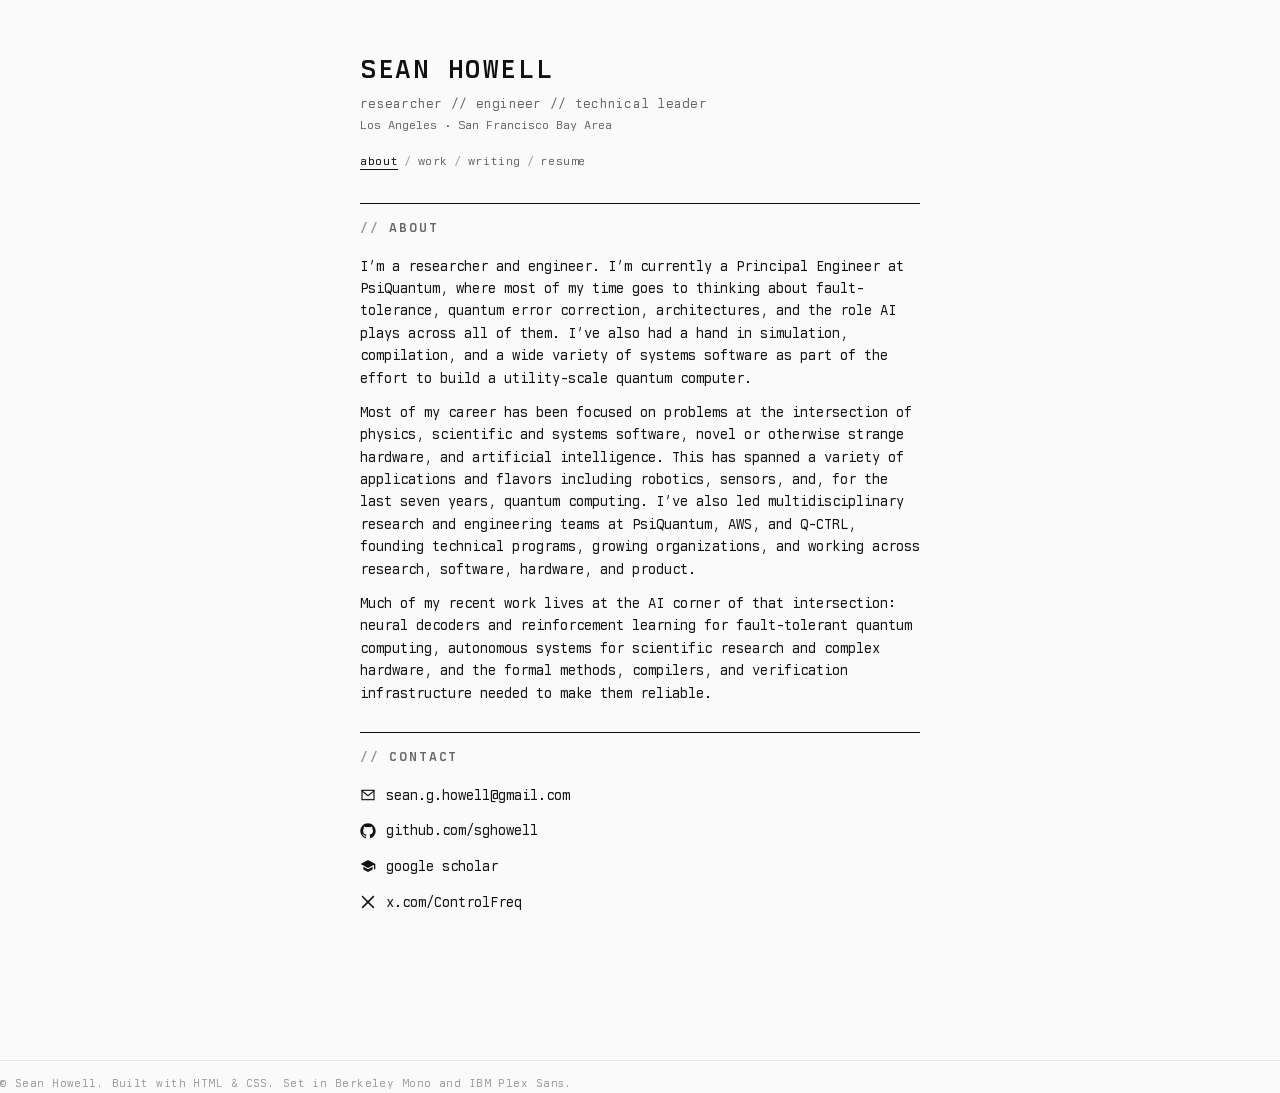
<file: index.html>
<!DOCTYPE html>
<html lang="en">
<head>
  <meta charset="utf-8">
  <meta name="viewport" content="width=device-width, initial-scale=1">
  <title>Sean Howell — Researcher, Engineer, Technical Leader</title>
  <meta name="description" content="Sean Howell — researcher and engineer building AI agents, models, and infrastructure for machine-driven scientific discovery in physics and mathematics.">
  <link rel="icon" href="data:,">
  <link rel="stylesheet" href="/style.css">
</head>
<body>
  <main class="container">

    <header class="masthead">
      <h1>Sean Howell</h1>
      <p class="tagline">researcher // engineer // technical leader</p>
      <p class="location">Los Angeles &middot; San Francisco Bay Area</p>
      <nav class="anchor-rail" aria-label="Site">
        <a href="/" aria-current="page">about</a><span class="sep">/</span><a href="/projects.html">work</a><span class="sep">/</span><a href="/writing/">writing</a><span class="sep">/</span><a href="/resume.html">resume</a>
      </nav>
    </header>

    <section id="about" class="about">
      <h2>about</h2>
      <p>I&rsquo;m a researcher and engineer. I&rsquo;m currently a Principal Engineer at PsiQuantum, where most of my time goes to thinking about fault-tolerance, quantum error correction, architectures, and the role AI plays across all of them. I&rsquo;ve also had a hand in simulation, compilation, and a wide variety of systems software as part of the effort to build a utility-scale quantum computer.</p>
      <p>Most of my career has been focused on problems at the intersection of physics, scientific and systems software, novel or otherwise strange hardware, and artificial intelligence. This has spanned a variety of applications and flavors including robotics, sensors, and, for the last seven years, quantum computing. I&rsquo;ve also led multidisciplinary research and engineering teams at PsiQuantum, AWS, and Q-CTRL, founding technical programs, growing organizations, and working across research, software, hardware, and product.</p>
      <p>Much of my recent work lives at the AI corner of that intersection: neural decoders and reinforcement learning for fault-tolerant quantum computing, autonomous systems for scientific research and complex hardware, and the formal methods, compilers, and verification infrastructure needed to make them reliable.</p>
    </section>

    <section id="contact">
      <h2>contact</h2>
      <ul class="contact-list">
        <li>
          <a href="mailto:sean.g.howell@gmail.com" rel="me">
            <svg class="icon" viewBox="0 0 24 24" fill="none" stroke="currentColor" stroke-width="1.75" stroke-linecap="square" stroke-linejoin="miter" aria-hidden="true"><rect x="3" y="5" width="18" height="14"/><path d="M3 6l9 7 9-7"/></svg>
            sean.g.howell@gmail.com
          </a>
        </li>
        <li>
          <a href="https://github.com/sghowell" rel="me">
            <svg class="icon" viewBox="0 0 24 24" fill="currentColor" aria-hidden="true"><path d="M12 .5C5.73.5.5 5.73.5 12c0 5.08 3.29 9.38 7.86 10.9.58.11.79-.25.79-.56v-2c-3.2.7-3.87-1.37-3.87-1.37-.52-1.33-1.28-1.69-1.28-1.69-1.04-.71.08-.7.08-.7 1.16.08 1.77 1.19 1.77 1.19 1.03 1.76 2.7 1.25 3.36.96.1-.75.4-1.25.73-1.54-2.55-.29-5.24-1.28-5.24-5.69 0-1.26.45-2.28 1.19-3.09-.12-.3-.52-1.47.11-3.07 0 0 .97-.31 3.18 1.18a11.03 11.03 0 0 1 5.79 0c2.21-1.49 3.18-1.18 3.18-1.18.63 1.6.23 2.77.11 3.07.74.81 1.19 1.83 1.19 3.09 0 4.42-2.69 5.39-5.25 5.68.41.36.78 1.06.78 2.13v3.16c0 .31.21.67.8.56C20.21 21.38 23.5 17.08 23.5 12 23.5 5.73 18.27.5 12 .5z"/></svg>
            github.com/sghowell
          </a>
        </li>
        <li>
          <a href="https://scholar.google.com/citations?hl=en&amp;user=lh-wJ1EAAAAJ" rel="me">
            <svg class="icon" viewBox="0 0 24 24" fill="currentColor" aria-hidden="true"><path d="M12 3L1 9l11 6 9-4.91V17h2V9L12 3zM5 13.18v4L12 21l7-3.82v-4L12 17l-7-3.82z"/></svg>
            google scholar
          </a>
        </li>
        <li>
          <a href="https://x.com/ControlFreq" rel="me">
            <svg class="icon" viewBox="0 0 24 24" fill="none" stroke="currentColor" stroke-width="2.25" stroke-linecap="square" stroke-linejoin="miter" aria-hidden="true"><line x1="4" y1="4" x2="20" y2="20"/><line x1="20" y1="4" x2="4" y2="20"/></svg>
            x.com/ControlFreq
          </a>
        </li>
      </ul>
    </section>

  </main>

  <footer class="site-footer">
    &copy; Sean Howell. Built with HTML &amp; CSS. Set in Berkeley Mono and IBM Plex Sans.
  </footer>

</body>
</html>
</file>
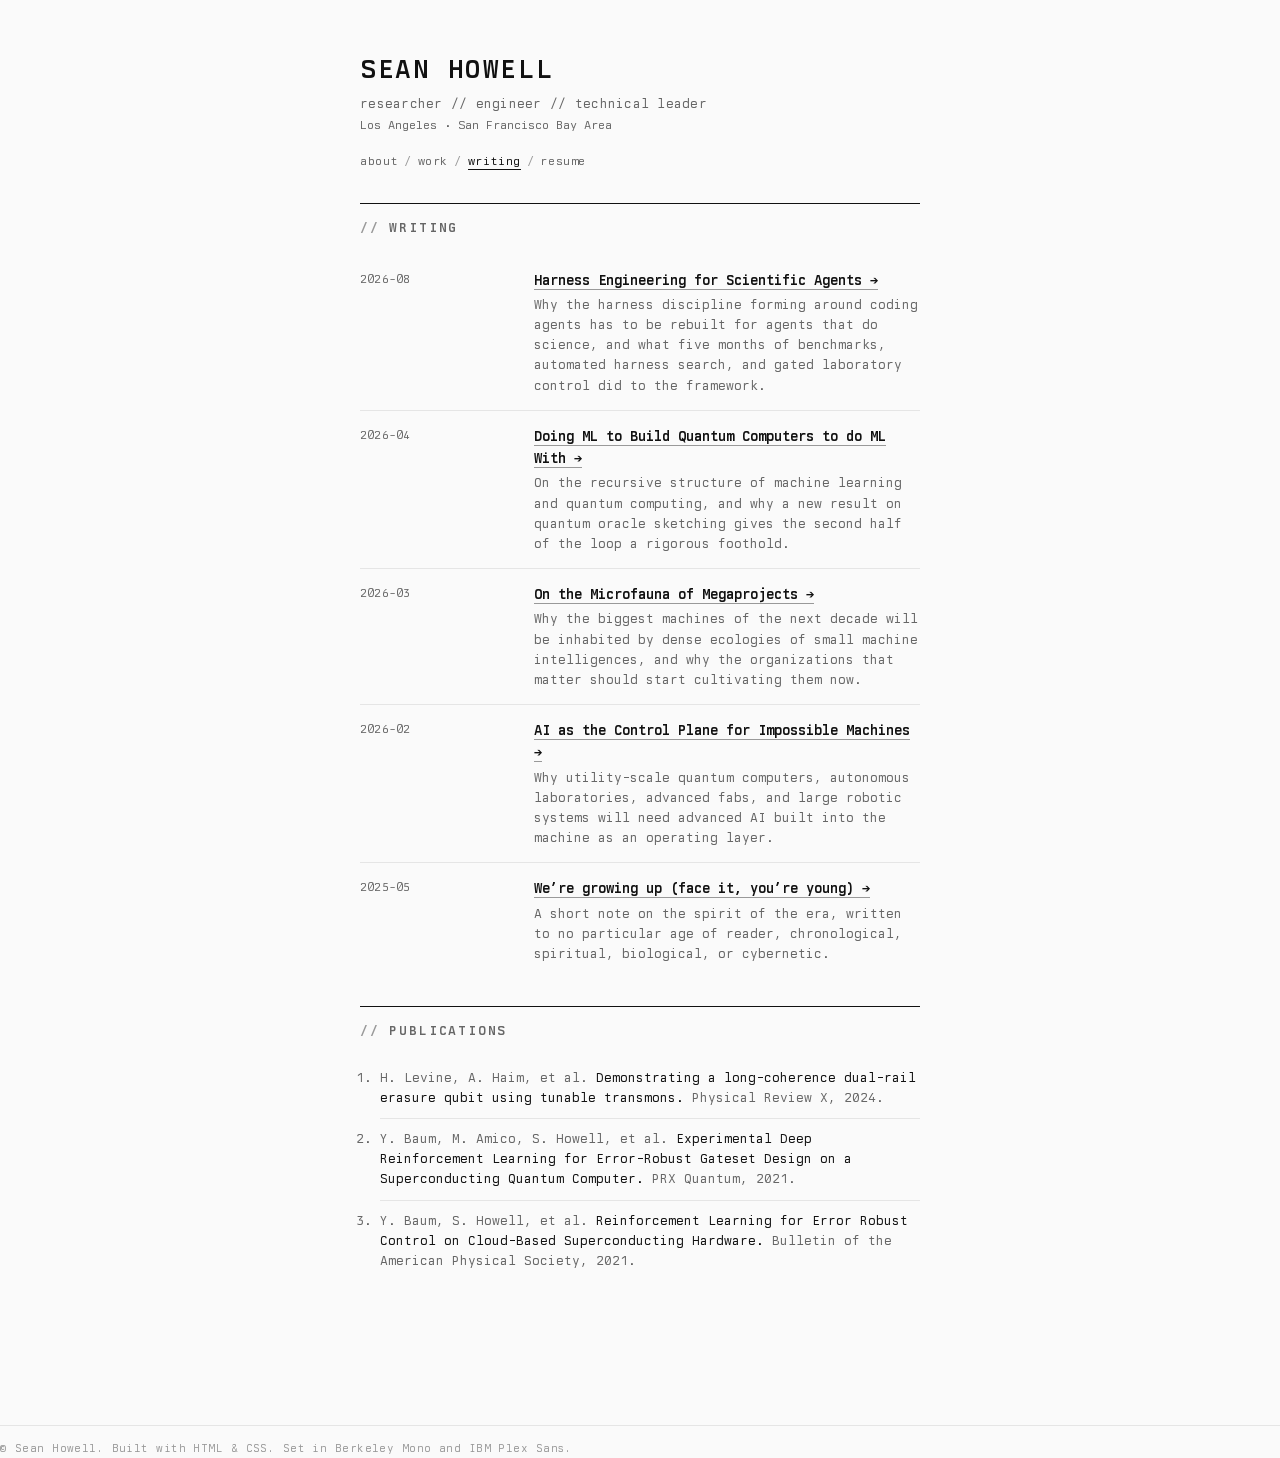
<file: writing/index.html>
<!DOCTYPE html>
<html lang="en">
<head>
  <meta charset="utf-8">
  <meta name="viewport" content="width=device-width, initial-scale=1">
  <title>Sean Howell — Writing</title>
  <meta name="description" content="Essays by Sean Howell on AI for science, quantum computing, and the systems and organizations that build impossible machines.">
  <link rel="icon" href="data:,">
  <link rel="stylesheet" href="/style.css">
</head>
<body>
  <main class="container">

    <header class="masthead">
      <h1>Sean Howell</h1>
      <p class="tagline">researcher // engineer // technical leader</p>
      <p class="location">Los Angeles &middot; San Francisco Bay Area</p>
      <nav class="anchor-rail" aria-label="Site">
        <a href="/">about</a><span class="sep">/</span><a href="/projects.html">work</a><span class="sep">/</span><a href="/writing/" aria-current="page">writing</a><span class="sep">/</span><a href="/resume.html">resume</a>
      </nav>
    </header>

    <section id="writing">
      <h2>writing</h2>

      <div class="entry writing">
        <div class="lhs">2026-08</div>
        <div class="rhs">
          <div class="title"><a href="/writing/harness-engineering-scientific-agents.html">Harness Engineering for Scientific Agents &rarr;</a></div>
          <div class="desc">Why the harness discipline forming around coding agents has to be rebuilt for agents that do science, and what five months of benchmarks, automated harness search, and gated laboratory control did to the framework.</div>
        </div>
      </div>

      <div class="entry writing">
        <div class="lhs">2026-04</div>
        <div class="rhs">
          <div class="title"><a href="/writing/ml-quantum-loop.html">Doing ML to Build Quantum Computers to do ML With &rarr;</a></div>
          <div class="desc">On the recursive structure of machine learning and quantum computing, and why a new result on quantum oracle sketching gives the second half of the loop a rigorous foothold.</div>
        </div>
      </div>

      <div class="entry writing">
        <div class="lhs">2026-03</div>
        <div class="rhs">
          <div class="title"><a href="/writing/microfauna-of-megaprojects.html">On the Microfauna of Megaprojects &rarr;</a></div>
          <div class="desc">Why the biggest machines of the next decade will be inhabited by dense ecologies of small machine intelligences, and why the organizations that matter should start cultivating them now.</div>
        </div>
      </div>

      <div class="entry writing">
        <div class="lhs">2026-02</div>
        <div class="rhs">
          <div class="title"><a href="/writing/ai-control-plane.html">AI as the Control Plane for Impossible Machines &rarr;</a></div>
          <div class="desc">Why utility-scale quantum computers, autonomous laboratories, advanced fabs, and large robotic systems will need advanced AI built into the machine as an operating layer.</div>
        </div>
      </div>

      <div class="entry writing">
        <div class="lhs">2025-05</div>
        <div class="rhs">
          <div class="title"><a href="/writing/growing-up.html">We&rsquo;re growing up (face it, you&rsquo;re young) &rarr;</a></div>
          <div class="desc">A short note on the spirit of the era, written to no particular age of reader, chronological, spiritual, biological, or cybernetic.</div>
        </div>
      </div>

    </section>

    <section id="publications" class="pubs">
      <h2>publications</h2>
      <ol>
        <li>H. Levine, A. Haim, et al. <em>Demonstrating a long-coherence dual-rail erasure qubit using tunable transmons.</em> Physical Review X, 2024.</li>
        <li>Y. Baum, M. Amico, S. Howell, et al. <em>Experimental Deep Reinforcement Learning for Error-Robust Gateset Design on a Superconducting Quantum Computer.</em> PRX Quantum, 2021.</li>
        <li>Y. Baum, S. Howell, et al. <em>Reinforcement Learning for Error Robust Control on Cloud-Based Superconducting Hardware.</em> Bulletin of the American Physical Society, 2021.</li>
      </ol>
    </section>

  </main>

  <footer class="site-footer">
    &copy; Sean Howell. Built with HTML &amp; CSS. Set in Berkeley Mono and IBM Plex Sans.
  </footer>

</body>
</html>
</file>
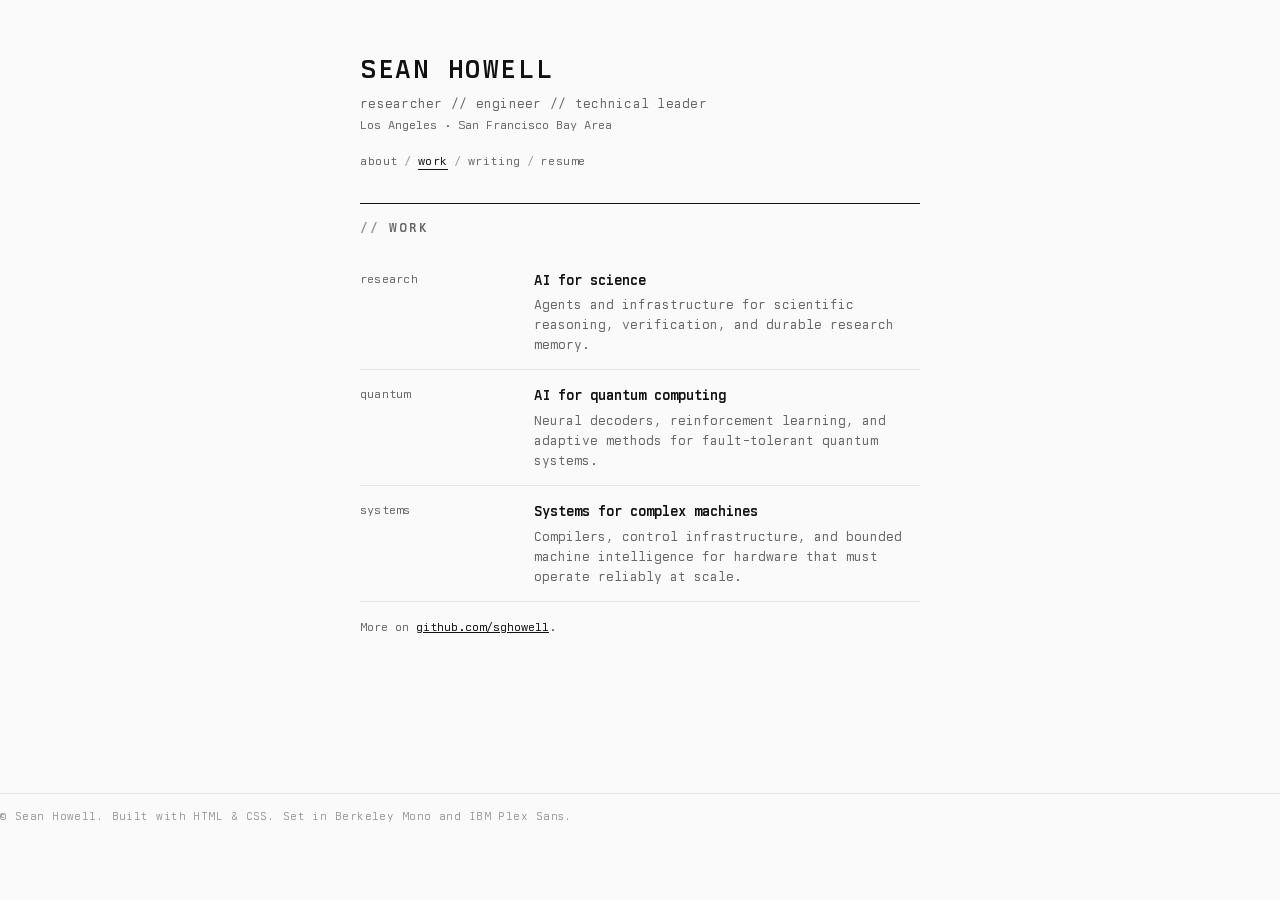
<file: projects.html>
<!DOCTYPE html>
<html lang="en">
<head>
  <meta charset="utf-8">
  <meta name="viewport" content="width=device-width, initial-scale=1">
  <title>Sean Howell — Work</title>
  <meta name="description" content="Selected work by Sean Howell in AI for science, quantum computing, and systems engineering.">
  <link rel="icon" href="data:,">
  <link rel="stylesheet" href="/style.css">
</head>
<body>
  <main class="container">

    <header class="masthead">
      <h1>Sean Howell</h1>
      <p class="tagline">researcher // engineer // technical leader</p>
      <p class="location">Los Angeles &middot; San Francisco Bay Area</p>
      <nav class="anchor-rail" aria-label="Site">
        <a href="/">about</a><span class="sep">/</span><a href="/projects.html" aria-current="page">work</a><span class="sep">/</span><a href="/writing/">writing</a><span class="sep">/</span><a href="/resume.html">resume</a>
      </nav>
    </header>

    <section id="work">
      <h2>work</h2>

      <div class="entry project">
        <div class="lhs">research</div>
        <div class="rhs"><div class="title">AI for science</div><div class="desc">Agents and infrastructure for scientific reasoning, verification, and durable research memory.</div></div>
      </div>
      <div class="entry project">
        <div class="lhs">quantum</div>
        <div class="rhs"><div class="title">AI for quantum computing</div><div class="desc">Neural decoders, reinforcement learning, and adaptive methods for fault-tolerant quantum systems.</div></div>
      </div>
      <div class="entry project">
        <div class="lhs">systems</div>
        <div class="rhs"><div class="title">Systems for complex machines</div><div class="desc">Compilers, control infrastructure, and bounded machine intelligence for hardware that must operate reliably at scale.</div></div>
      </div>

      <div class="about"><p class="edu">More on <a href="https://github.com/sghowell">github.com/sghowell</a>.</p></div>

    </section>

  </main>

  <footer class="site-footer">
    &copy; Sean Howell. Built with HTML &amp; CSS. Set in Berkeley Mono and IBM Plex Sans.
  </footer>

</body>
</html>
</file>
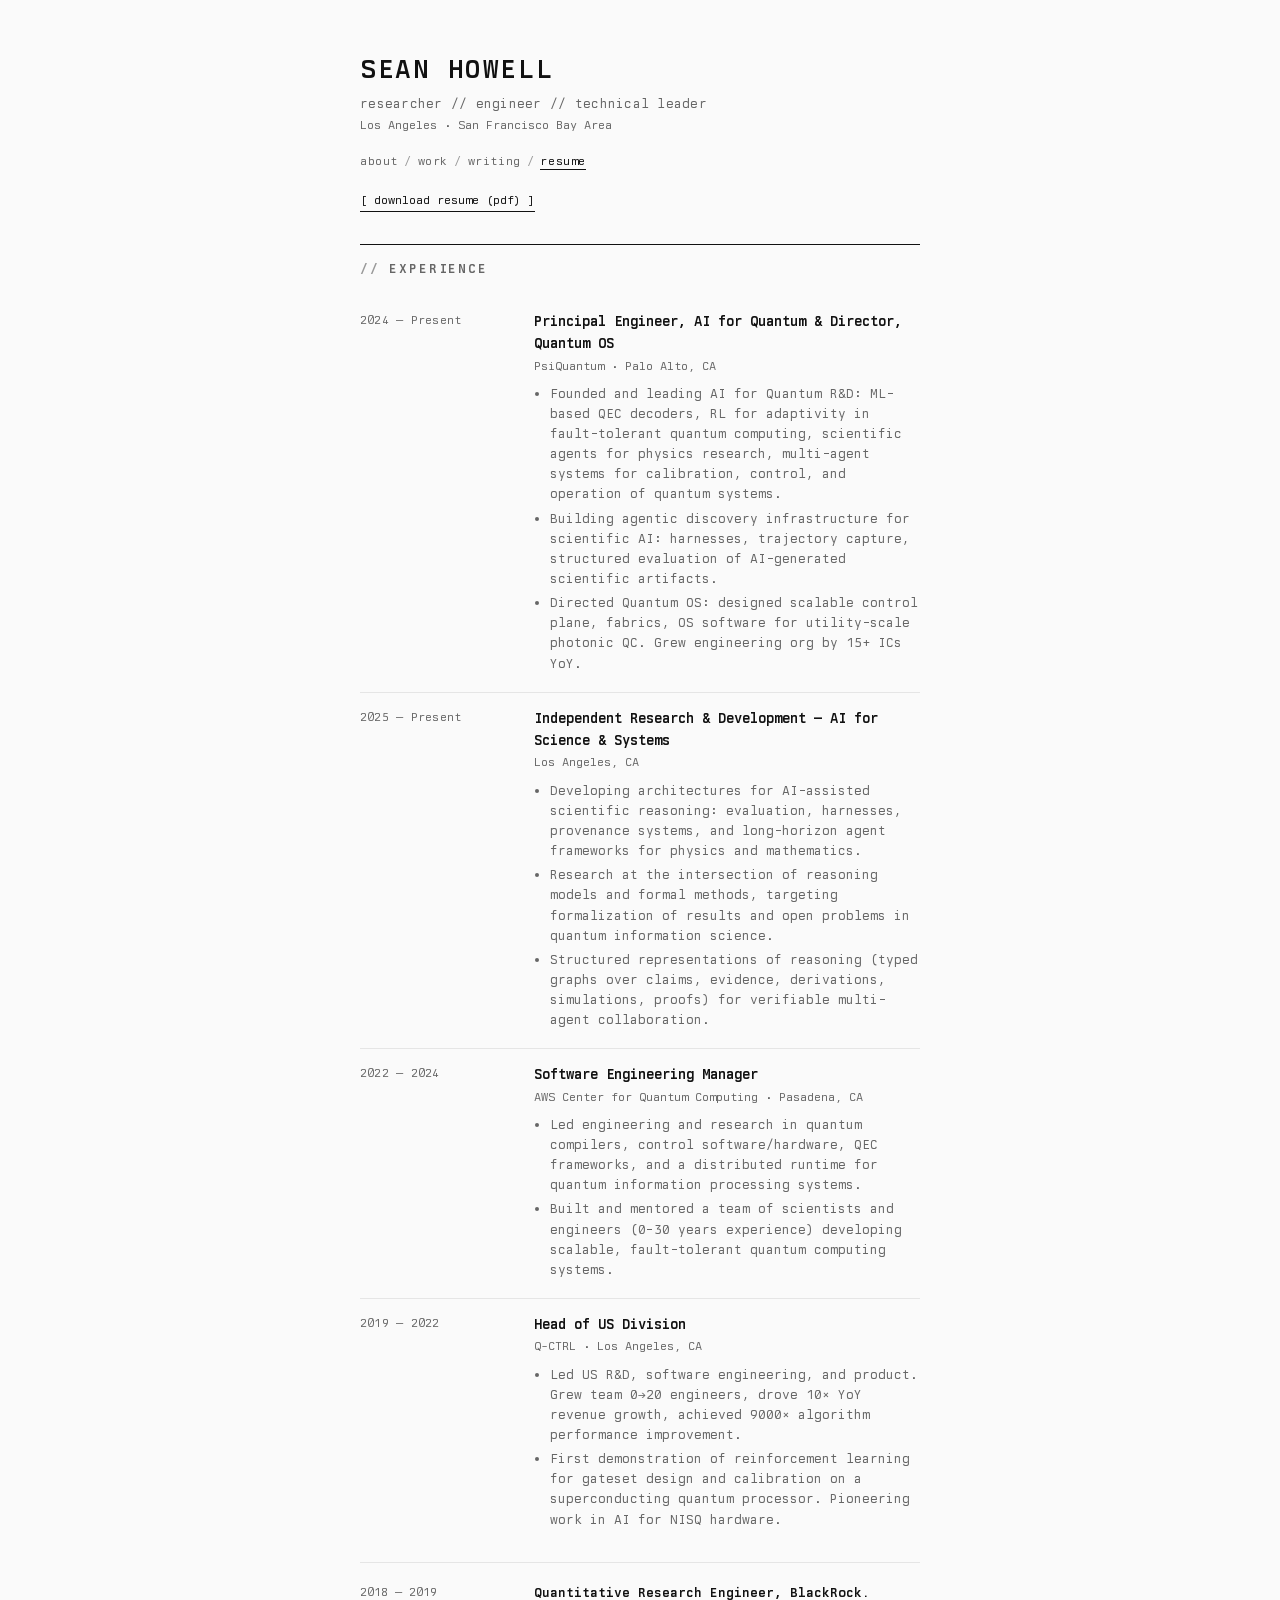
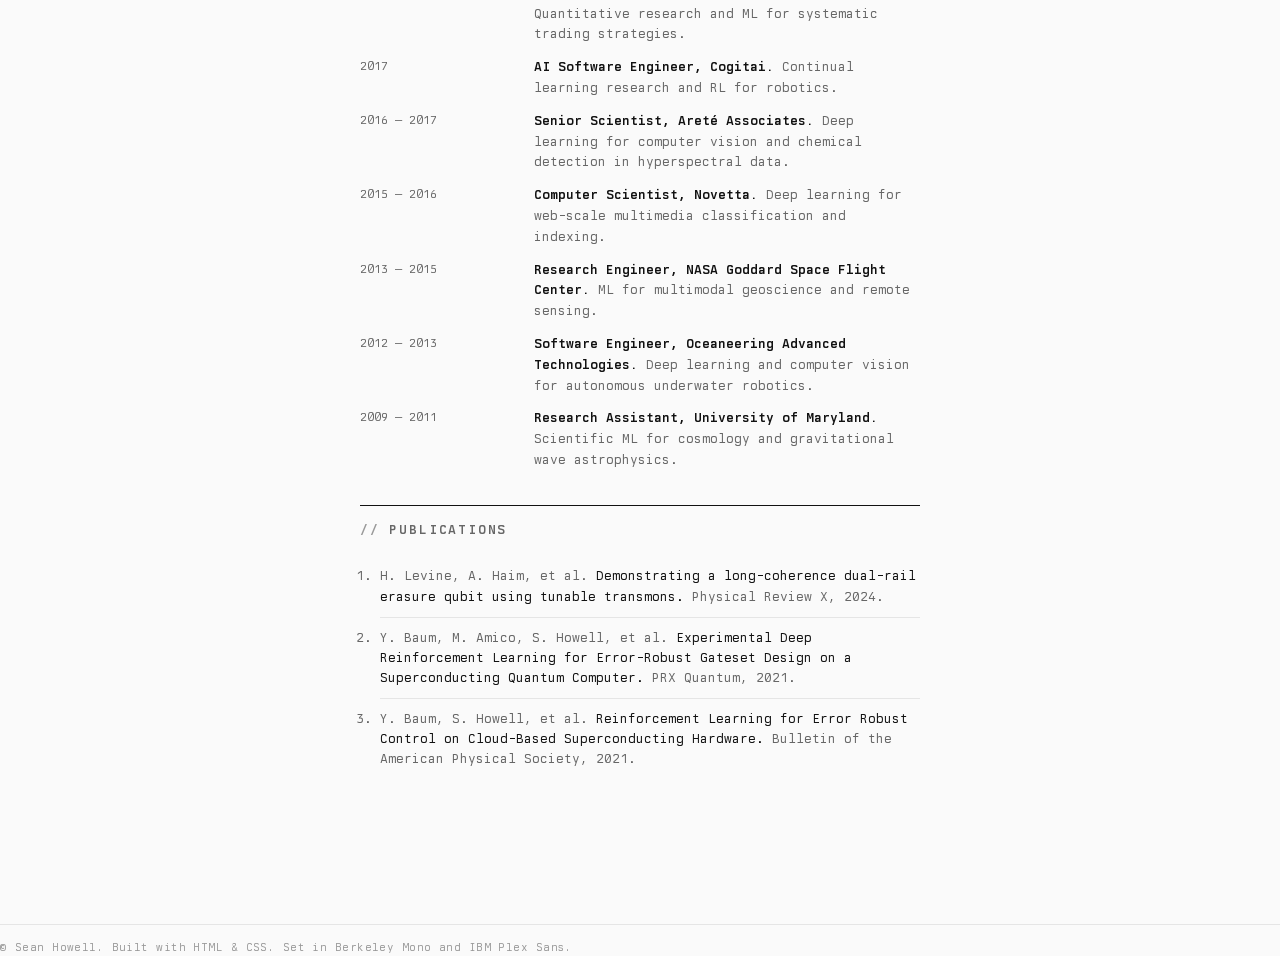
<file: resume.html>
<!DOCTYPE html>
<html lang="en">
<head>
  <meta charset="utf-8">
  <meta name="viewport" content="width=device-width, initial-scale=1">
  <title>Sean Howell — Resume</title>
  <meta name="description" content="Sean Howell — experience, prior positions, and publications. Researcher and engineer in AI for science and quantum computing.">
  <link rel="icon" href="data:,">
  <link rel="stylesheet" href="/style.css">
</head>
<body>
  <main class="container">

    <header class="masthead">
      <h1>Sean Howell</h1>
      <p class="tagline">researcher // engineer // technical leader</p>
      <p class="location">Los Angeles &middot; San Francisco Bay Area</p>
      <nav class="anchor-rail" aria-label="Site">
        <a href="/">about</a><span class="sep">/</span><a href="/projects.html">work</a><span class="sep">/</span><a href="/writing/">writing</a><span class="sep">/</span><a href="/resume.html" aria-current="page">resume</a>
      </nav>
      <a class="resume-link" href="/assets/seanhowell-resume-042026.pdf">[ download resume (pdf) ]</a>
    </header>

    <section id="experience">
      <h2>experience</h2>

      <div class="entry">
        <div class="lhs">2024 &mdash; Present</div>
        <div class="rhs">
          <div class="title">Principal Engineer, AI for Quantum &amp; Director, Quantum OS</div>
          <div class="sub">PsiQuantum &middot; Palo Alto, CA</div>
          <ul>
            <li>Founded and leading AI for Quantum R&amp;D: ML-based QEC decoders, RL for adaptivity in fault-tolerant quantum computing, scientific agents for physics research, multi-agent systems for calibration, control, and operation of quantum systems.</li>
            <li>Building agentic discovery infrastructure for scientific AI: harnesses, trajectory capture, structured evaluation of AI-generated scientific artifacts.</li>
            <li>Directed Quantum OS: designed scalable control plane, fabrics, OS software for utility-scale photonic QC. Grew engineering org by 15+ ICs YoY.</li>
          </ul>
        </div>
      </div>

      <div class="entry">
        <div class="lhs">2025 &mdash; Present</div>
        <div class="rhs">
          <div class="title">Independent Research &amp; Development &mdash; AI for Science &amp; Systems</div>
          <div class="sub">Los Angeles, CA</div>
          <ul>
            <li>Developing architectures for AI-assisted scientific reasoning: evaluation, harnesses, provenance systems, and long-horizon agent frameworks for physics and mathematics.</li>
            <li>Research at the intersection of reasoning models and formal methods, targeting formalization of results and open problems in quantum information science.</li>
            <li>Structured representations of reasoning (typed graphs over claims, evidence, derivations, simulations, proofs) for verifiable multi-agent collaboration.</li>
          </ul>
        </div>
      </div>

      <div class="entry">
        <div class="lhs">2022 &mdash; 2024</div>
        <div class="rhs">
          <div class="title">Software Engineering Manager</div>
          <div class="sub">AWS Center for Quantum Computing &middot; Pasadena, CA</div>
          <ul>
            <li>Led engineering and research in quantum compilers, control software/hardware, QEC frameworks, and a distributed runtime for quantum information processing systems.</li>
            <li>Built and mentored a team of scientists and engineers (0&ndash;30 years experience) developing scalable, fault-tolerant quantum computing systems.</li>
          </ul>
        </div>
      </div>

      <div class="entry">
        <div class="lhs">2019 &mdash; 2022</div>
        <div class="rhs">
          <div class="title">Head of US Division</div>
          <div class="sub">Q-CTRL &middot; Los Angeles, CA</div>
          <ul>
            <li>Led US R&amp;D, software engineering, and product. Grew team 0&rarr;20 engineers, drove 10&times; YoY revenue growth, achieved 9000&times; algorithm performance improvement.</li>
            <li>First demonstration of reinforcement learning for gateset design and calibration on a superconducting quantum processor. Pioneering work in AI for NISQ hardware.</li>
          </ul>
        </div>
      </div>

      <ul class="prior" aria-label="Prior positions">
        <li><div class="lhs">2018 &mdash; 2019</div><div class="rhs"><span class="title">Quantitative Research Engineer, BlackRock.</span> Quantitative research and ML for systematic trading strategies.</div></li>
        <li><div class="lhs">2017</div><div class="rhs"><span class="title">AI Software Engineer, Cogitai.</span> Continual learning research and RL for robotics.</div></li>
        <li><div class="lhs">2016 &mdash; 2017</div><div class="rhs"><span class="title">Senior Scientist, Areté Associates.</span> Deep learning for computer vision and chemical detection in hyperspectral data.</div></li>
        <li><div class="lhs">2015 &mdash; 2016</div><div class="rhs"><span class="title">Computer Scientist, Novetta.</span> Deep learning for web-scale multimedia classification and indexing.</div></li>
        <li><div class="lhs">2013 &mdash; 2015</div><div class="rhs"><span class="title">Research Engineer, NASA Goddard Space Flight Center.</span> ML for multimodal geoscience and remote sensing.</div></li>
        <li><div class="lhs">2012 &mdash; 2013</div><div class="rhs"><span class="title">Software Engineer, Oceaneering Advanced Technologies.</span> Deep learning and computer vision for autonomous underwater robotics.</div></li>
        <li><div class="lhs">2009 &mdash; 2011</div><div class="rhs"><span class="title">Research Assistant, University of Maryland.</span> Scientific ML for cosmology and gravitational wave astrophysics.</div></li>
      </ul>
    </section>

    <section id="publications" class="pubs">
      <h2>publications</h2>
      <ol>
        <li>H. Levine, A. Haim, et al. <em>Demonstrating a long-coherence dual-rail erasure qubit using tunable transmons.</em> Physical Review X, 2024.</li>
        <li>Y. Baum, M. Amico, S. Howell, et al. <em>Experimental Deep Reinforcement Learning for Error-Robust Gateset Design on a Superconducting Quantum Computer.</em> PRX Quantum, 2021.</li>
        <li>Y. Baum, S. Howell, et al. <em>Reinforcement Learning for Error Robust Control on Cloud-Based Superconducting Hardware.</em> Bulletin of the American Physical Society, 2021.</li>
      </ol>
    </section>

  </main>

  <footer class="site-footer">
    &copy; Sean Howell. Built with HTML &amp; CSS. Set in Berkeley Mono and IBM Plex Sans.
  </footer>

</body>
</html>
</file>
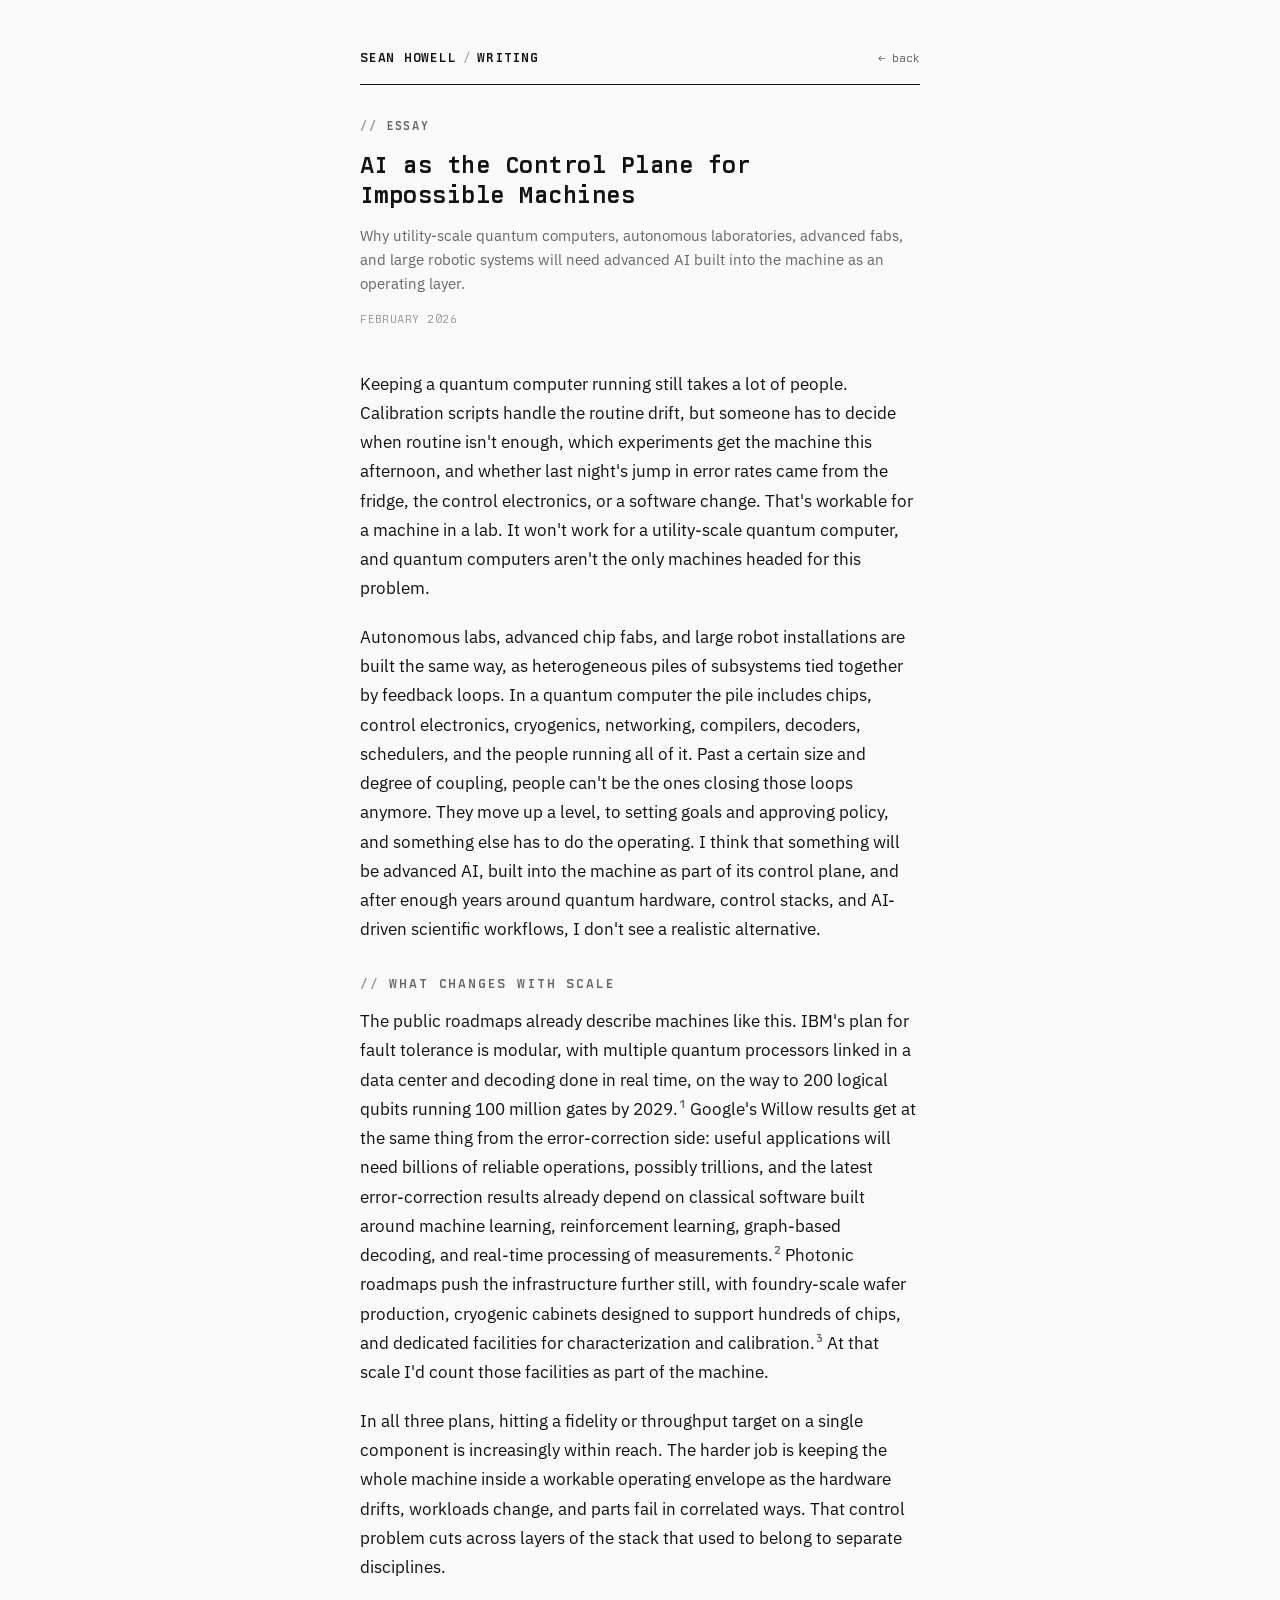
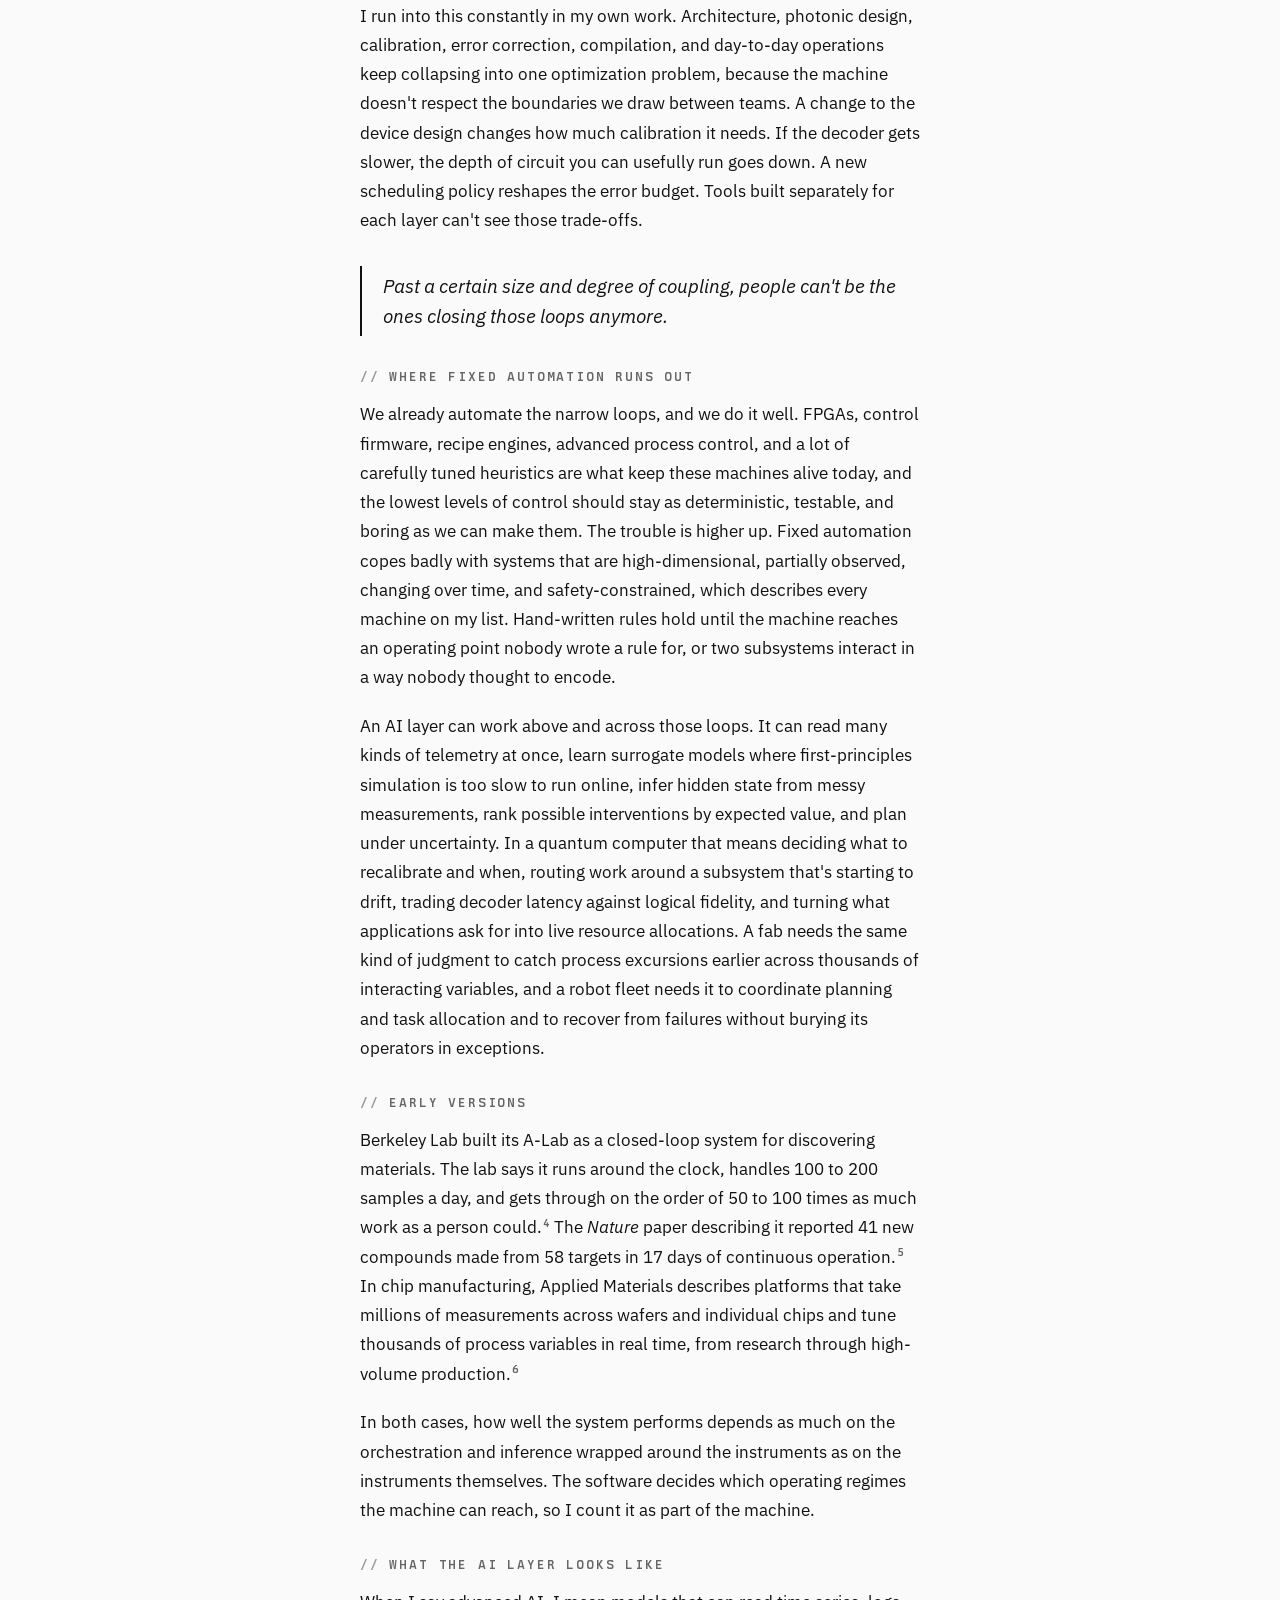
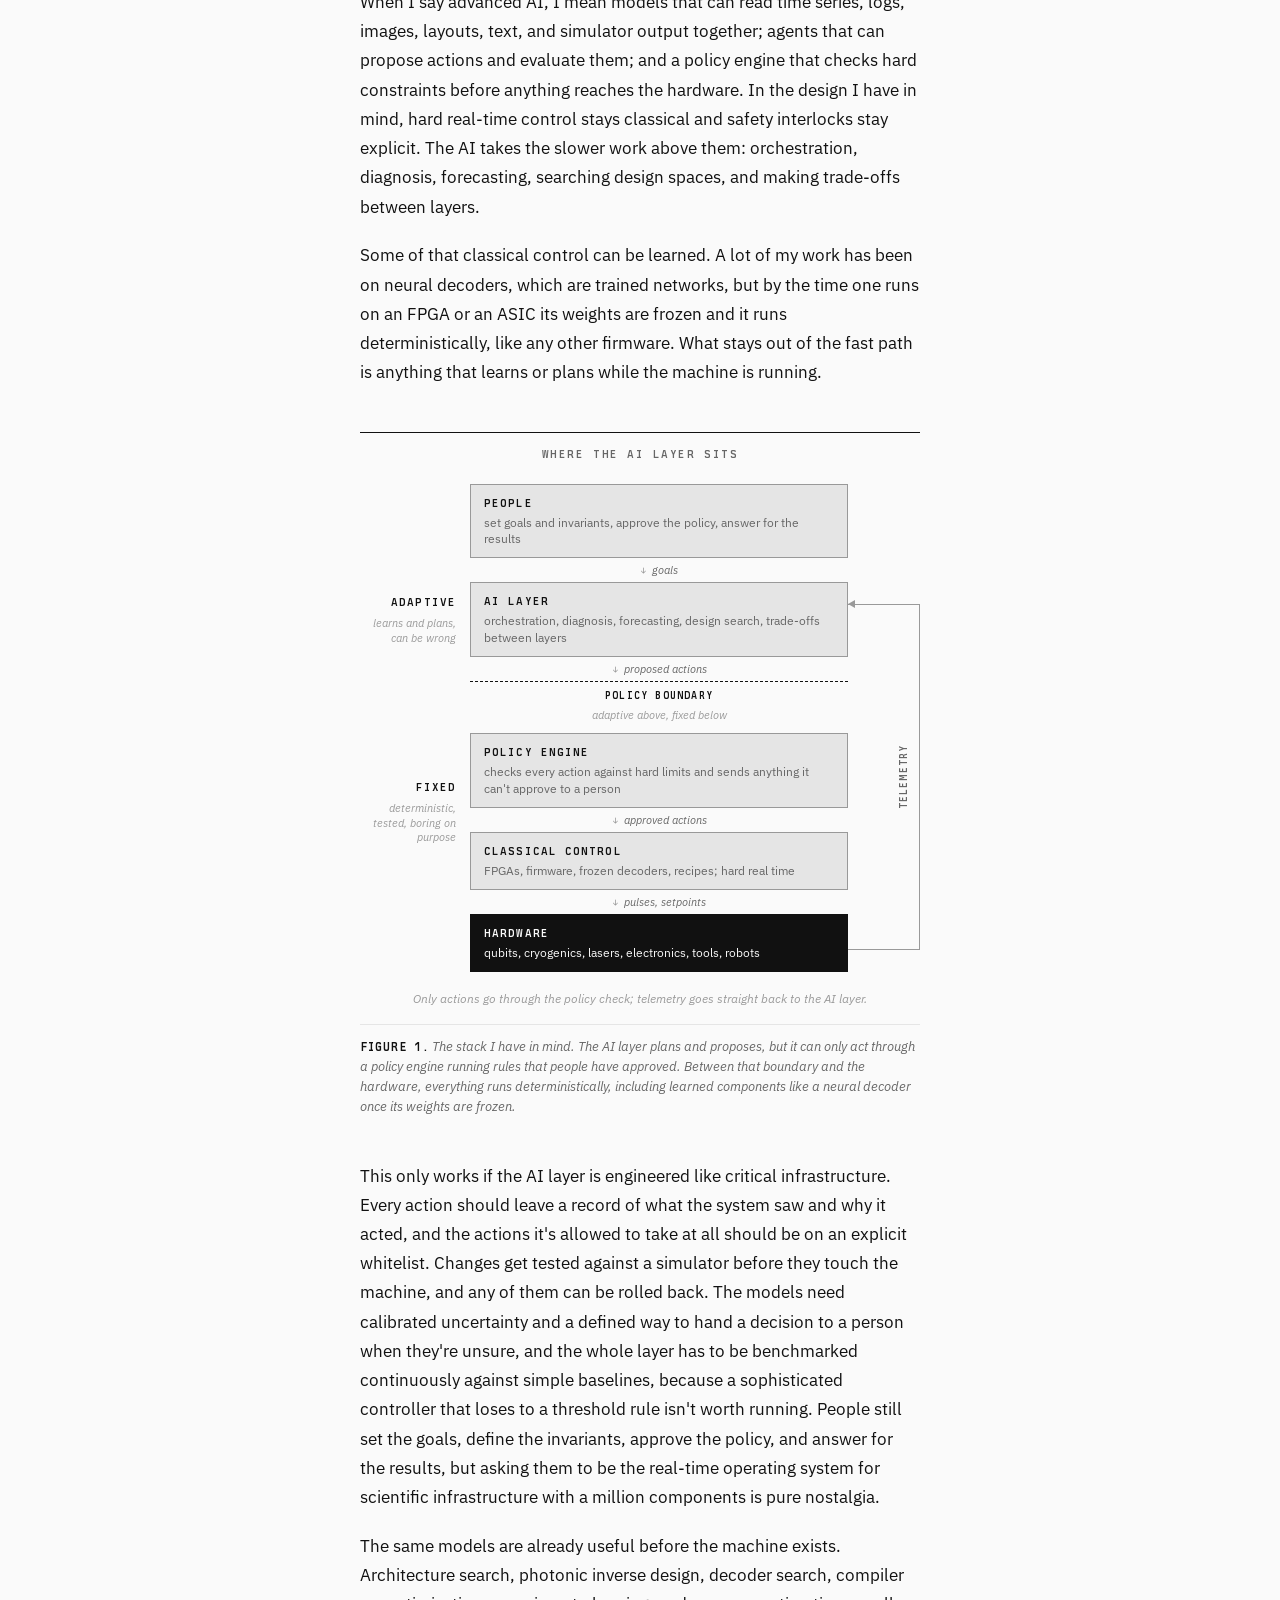
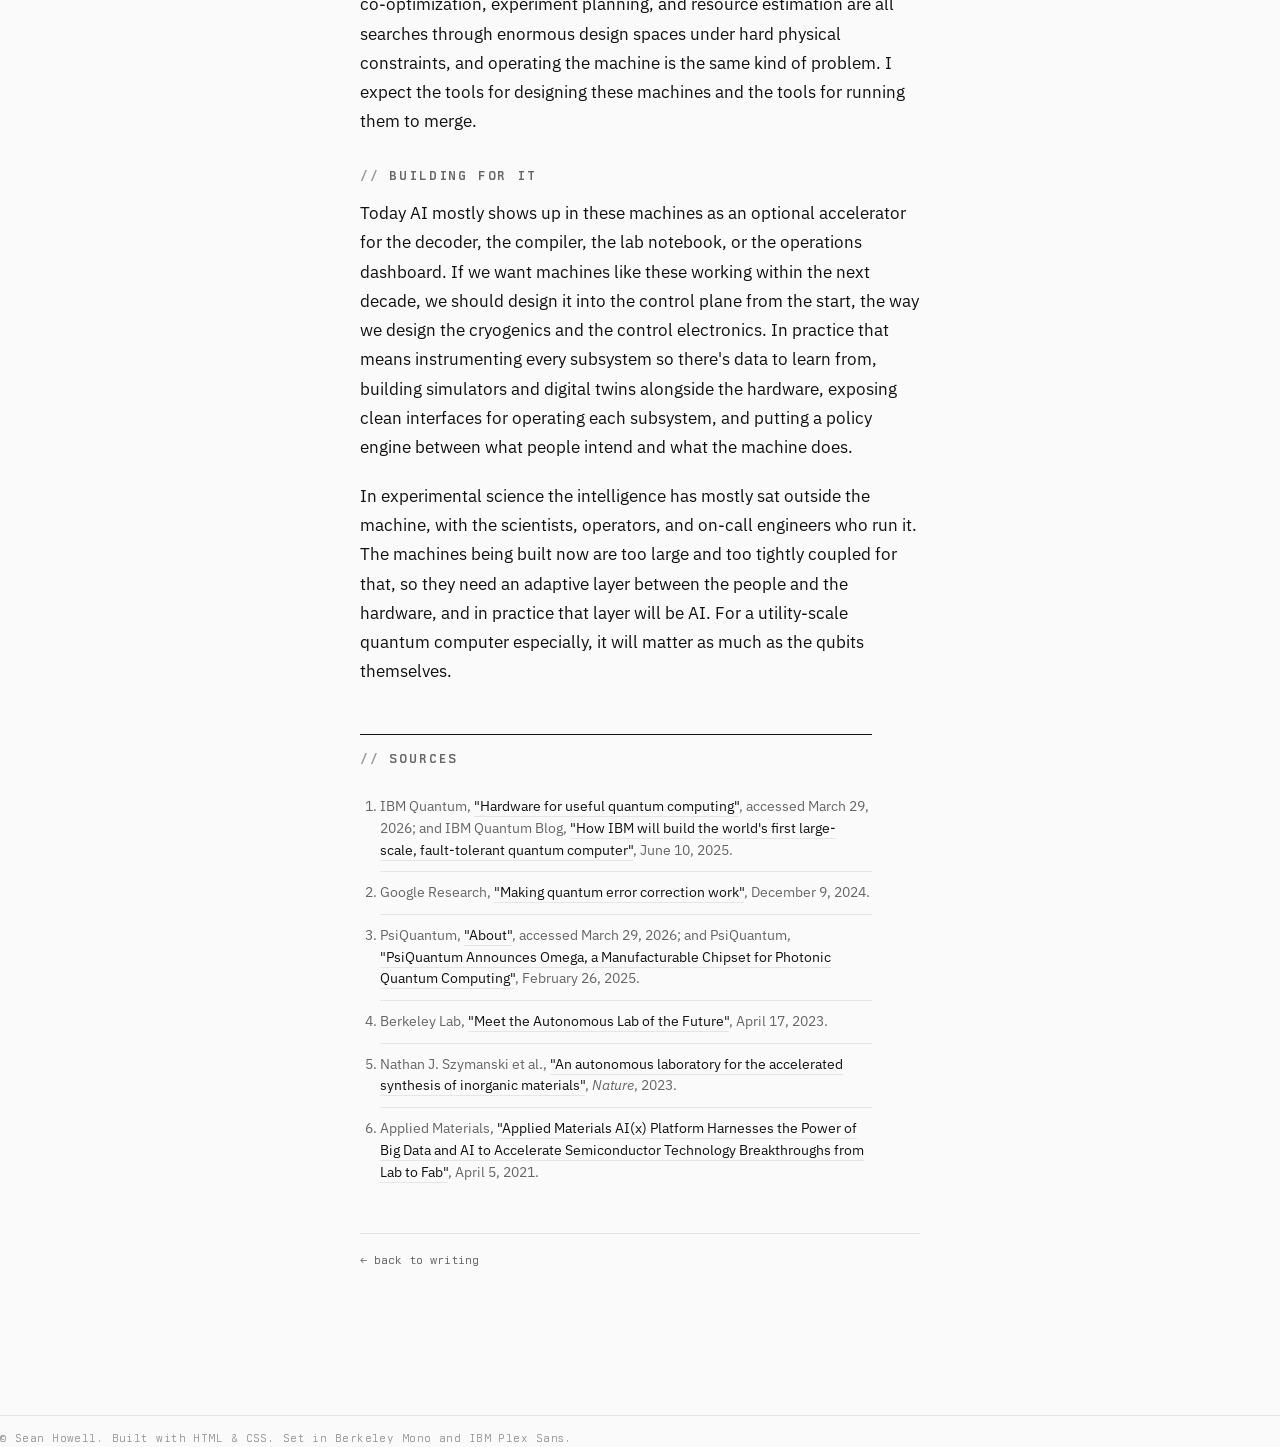
<file: writing/ai-control-plane.html>
<!DOCTYPE html>
<html lang="en">
<head>
  <meta charset="utf-8">
  <meta name="viewport" content="width=device-width, initial-scale=1">
  <title>AI as the Control Plane for Impossible Machines</title>
  <meta name="description" content="Why utility-scale quantum computers, autonomous laboratories, advanced fabs, and large robotic systems will need advanced AI built into the machine as an operating layer.">
  <link rel="icon" href="data:,">
  <link rel="stylesheet" href="/style.css">
</head>
<body class="essay">
  <main class="container">

    <div class="top-strip">
      <a class="brand" href="/">SEAN HOWELL<span class="sep">/</span>WRITING</a>
      <a class="back" href="/writing/">← back</a>
    </div>

    <header class="essay-header">
      <p class="eyebrow">essay</p>
      <h1>AI as the Control Plane for Impossible Machines</h1>
      <p class="dek">Why utility-scale quantum computers, autonomous laboratories, advanced fabs, and large robotic systems will need advanced AI built into the machine as an operating layer.</p>
      <p class="date">February 2026</p>
    </header>

    <article class="article">

      <p>Keeping a quantum computer running still takes a lot of people. Calibration scripts handle the routine drift, but someone has to decide when routine isn't enough, which experiments get the machine this afternoon, and whether last night's jump in error rates came from the fridge, the control electronics, or a software change. That's workable for a machine in a lab. It won't work for a utility-scale quantum computer, and quantum computers aren't the only machines headed for this problem.</p>

      <p>Autonomous labs, advanced chip fabs, and large robot installations are built the same way, as heterogeneous piles of subsystems tied together by feedback loops. In a quantum computer the pile includes chips, control electronics, cryogenics, networking, compilers, decoders, schedulers, and the people running all of it. Past a certain size and degree of coupling, people can't be the ones closing those loops anymore. They move up a level, to setting goals and approving policy, and something else has to do the operating. I think that something will be advanced AI, built into the machine as part of its control plane, and after enough years around quantum hardware, control stacks, and AI-driven scientific workflows, I don't see a realistic alternative.</p>

      <h2>What changes with scale</h2>

      <p>The public roadmaps already describe machines like this. IBM's plan for fault tolerance is modular, with multiple quantum processors linked in a data center and decoding done in real time, on the way to 200 logical qubits running 100 million gates by 2029.<sup class="note"><a href="#ref1">1</a></sup> Google's Willow results get at the same thing from the error-correction side: useful applications will need billions of reliable operations, possibly trillions, and the latest error-correction results already depend on classical software built around machine learning, reinforcement learning, graph-based decoding, and real-time processing of measurements.<sup class="note"><a href="#ref2">2</a></sup> Photonic roadmaps push the infrastructure further still, with foundry-scale wafer production, cryogenic cabinets designed to support hundreds of chips, and dedicated facilities for characterization and calibration.<sup class="note"><a href="#ref3">3</a></sup> At that scale I'd count those facilities as part of the machine.</p>

      <p>In all three plans, hitting a fidelity or throughput target on a single component is increasingly within reach. The harder job is keeping the whole machine inside a workable operating envelope as the hardware drifts, workloads change, and parts fail in correlated ways. That control problem cuts across layers of the stack that used to belong to separate disciplines.</p>

      <p>I run into this constantly in my own work. Architecture, photonic design, calibration, error correction, compilation, and day-to-day operations keep collapsing into one optimization problem, because the machine doesn't respect the boundaries we draw between teams. A change to the device design changes how much calibration it needs. If the decoder gets slower, the depth of circuit you can usefully run goes down. A new scheduling policy reshapes the error budget. Tools built separately for each layer can't see those trade-offs.</p>

      <div class="pullquote">
        <p>Past a certain size and degree of coupling, people can't be the ones closing those loops anymore.</p>
      </div>

      <h2>Where fixed automation runs out</h2>

      <p>We already automate the narrow loops, and we do it well. FPGAs, control firmware, recipe engines, advanced process control, and a lot of carefully tuned heuristics are what keep these machines alive today, and the lowest levels of control should stay as deterministic, testable, and boring as we can make them. The trouble is higher up. Fixed automation copes badly with systems that are high-dimensional, partially observed, changing over time, and safety-constrained, which describes every machine on my list. Hand-written rules hold until the machine reaches an operating point nobody wrote a rule for, or two subsystems interact in a way nobody thought to encode.</p>

      <p>An AI layer can work above and across those loops. It can read many kinds of telemetry at once, learn surrogate models where first-principles simulation is too slow to run online, infer hidden state from messy measurements, rank possible interventions by expected value, and plan under uncertainty. In a quantum computer that means deciding what to recalibrate and when, routing work around a subsystem that's starting to drift, trading decoder latency against logical fidelity, and turning what applications ask for into live resource allocations. A fab needs the same kind of judgment to catch process excursions earlier across thousands of interacting variables, and a robot fleet needs it to coordinate planning and task allocation and to recover from failures without burying its operators in exceptions.</p>

      <h2>Early versions</h2>

      <p>Berkeley Lab built its A-Lab as a closed-loop system for discovering materials. The lab says it runs around the clock, handles 100 to 200 samples a day, and gets through on the order of 50 to 100 times as much work as a person could.<sup class="note"><a href="#ref4">4</a></sup> The <em>Nature</em> paper describing it reported 41 new compounds made from 58 targets in 17 days of continuous operation.<sup class="note"><a href="#ref5">5</a></sup> In chip manufacturing, Applied Materials describes platforms that take millions of measurements across wafers and individual chips and tune thousands of process variables in real time, from research through high-volume production.<sup class="note"><a href="#ref6">6</a></sup></p>

      <p>In both cases, how well the system performs depends as much on the orchestration and inference wrapped around the instruments as on the instruments themselves. The software decides which operating regimes the machine can reach, so I count it as part of the machine.</p>

      <h2>What the AI layer looks like</h2>

      <p>When I say advanced AI, I mean models that can read time series, logs, images, layouts, text, and simulator output together; agents that can propose actions and evaluate them; and a policy engine that checks hard constraints before anything reaches the hardware. In the design I have in mind, hard real-time control stays classical and safety interlocks stay explicit. The AI takes the slower work above them: orchestration, diagnosis, forecasting, searching design spaces, and making trade-offs between layers.</p>

      <p>Some of that classical control can be learned. A lot of my work has been on neural decoders, which are trained networks, but by the time one runs on an FPGA or an ASIC its weights are frozen and it runs deterministically, like any other firmware. What stays out of the fast path is anything that learns or plans while the machine is running.</p>

      <figure class="fig">
        <p class="fig-kicker">Where the AI layer sits</p>
        <div class="fig-ops" role="img" aria-label="A five-layer stack. People set goals for an AI layer. The AI layer sends proposed actions across a dashed policy boundary to a policy engine, which passes approved actions to classical control, which drives the hardware. Telemetry runs from the hardware straight back up to the AI layer.">
          <div class="ops-layer">
            <b>People</b>
            <span>set goals and invariants, approve the policy, answer for the results</span>
          </div>
          <div class="ops-link"><i>↓</i>goals</div>
          <div class="ops-layer">
            <b>AI layer</b>
            <span>orchestration, diagnosis, forecasting, design search, trade-offs between layers</span>
          </div>
          <div class="ops-link"><i>↓</i>proposed actions</div>
          <div class="ops-boundary">policy boundary<span>adaptive above, fixed below</span></div>
          <div class="ops-layer">
            <b>Policy engine</b>
            <span>checks every action against hard limits and sends anything it can't approve to a person</span>
          </div>
          <div class="ops-link"><i>↓</i>approved actions</div>
          <div class="ops-layer">
            <b>Classical control</b>
            <span>FPGAs, firmware, frozen decoders, recipes; hard real time</span>
          </div>
          <div class="ops-link"><i>↓</i>pulses, setpoints</div>
          <div class="ops-layer invert">
            <b>Hardware</b>
            <span>qubits, cryogenics, lasers, electronics, tools, robots</span>
          </div>
          <p class="ops-band ops-band-adapt">Adaptive<span>learns and plans, can be wrong</span></p>
          <p class="ops-band ops-band-fixed">Fixed<span>deterministic, tested, boring on purpose</span></p>
          <div class="ops-rail"><span>telemetry</span></div>
        </div>
        <p class="fig-note">Only actions go through the policy check; telemetry goes straight back to the AI layer.</p>
        <figcaption><b>Figure 1.</b> The stack I have in mind. The AI layer plans and proposes, but it can only act through a policy engine running rules that people have approved. Between that boundary and the hardware, everything runs deterministically, including learned components like a neural decoder once its weights are frozen.</figcaption>
      </figure>

      <p>This only works if the AI layer is engineered like critical infrastructure. Every action should leave a record of what the system saw and why it acted, and the actions it's allowed to take at all should be on an explicit whitelist. Changes get tested against a simulator before they touch the machine, and any of them can be rolled back. The models need calibrated uncertainty and a defined way to hand a decision to a person when they're unsure, and the whole layer has to be benchmarked continuously against simple baselines, because a sophisticated controller that loses to a threshold rule isn't worth running. People still set the goals, define the invariants, approve the policy, and answer for the results, but asking them to be the real-time operating system for scientific infrastructure with a million components is pure nostalgia.</p>

      <p>The same models are already useful before the machine exists. Architecture search, photonic inverse design, decoder search, compiler co-optimization, experiment planning, and resource estimation are all searches through enormous design spaces under hard physical constraints, and operating the machine is the same kind of problem. I expect the tools for designing these machines and the tools for running them to merge.</p>

      <h2>Building for it</h2>

      <p>Today AI mostly shows up in these machines as an optional accelerator for the decoder, the compiler, the lab notebook, or the operations dashboard. If we want machines like these working within the next decade, we should design it into the control plane from the start, the way we design the cryogenics and the control electronics. In practice that means instrumenting every subsystem so there's data to learn from, building simulators and digital twins alongside the hardware, exposing clean interfaces for operating each subsystem, and putting a policy engine between what people intend and what the machine does.</p>

      <p>In experimental science the intelligence has mostly sat outside the machine, with the scientists, operators, and on-call engineers who run it. The machines being built now are too large and too tightly coupled for that, so they need an adaptive layer between the people and the hardware, and in practice that layer will be AI. For a utility-scale quantum computer especially, it will matter as much as the qubits themselves.</p>

    </article>

    <section class="sources" aria-labelledby="sources-heading">
      <h2 id="sources-heading">sources</h2>
      <ol>
        <li id="ref1">
          IBM Quantum,
          <a href="https://www.ibm.com/quantum/hardware">"Hardware for useful quantum computing"</a>,
          accessed March 29, 2026; and IBM Quantum Blog,
          <a href="https://www.ibm.com/quantum/blog/large-scale-ftqc">"How IBM will build the world's first large-scale, fault-tolerant quantum computer"</a>,
          June 10, 2025.
        </li>
        <li id="ref2">
          Google Research,
          <a href="https://research.google/blog/making-quantum-error-correction-work/">"Making quantum error correction work"</a>,
          December 9, 2024.
        </li>
        <li id="ref3">
          PsiQuantum,
          <a href="https://www.psiquantum.com/about">"About"</a>,
          accessed March 29, 2026; and PsiQuantum,
          <a href="https://www.psiquantum.com/news-import/omega">"PsiQuantum Announces Omega, a Manufacturable Chipset for Photonic Quantum Computing"</a>,
          February 26, 2025.
        </li>
        <li id="ref4">
          Berkeley Lab,
          <a href="https://newscenter.lbl.gov/2023/04/17/meet-the-autonomous-lab-of-the-future/">"Meet the Autonomous Lab of the Future"</a>,
          April 17, 2023.
        </li>
        <li id="ref5">
          Nathan J. Szymanski et al.,
          <a href="https://www.nature.com/articles/s41586-023-06734-w">"An autonomous laboratory for the accelerated synthesis of inorganic materials"</a>,
          <em>Nature</em>, 2023.
        </li>
        <li id="ref6">
          Applied Materials,
          <a href="https://investor.appliedmaterials.com/news-releases/news-release-details/applied-materials-aix-platform-harnesses-power-big-data-and-ai/">"Applied Materials AI(x) Platform Harnesses the Power of Big Data and AI to Accelerate Semiconductor Technology Breakthroughs from Lab to Fab"</a>,
          April 5, 2021.
        </li>
      </ol>
    </section>

    <div class="bottom-strip">
      <a class="back" href="/writing/">← back to writing</a>
    </div>

  </main>

  <footer class="site-footer">
    &copy; Sean Howell. Built with HTML &amp; CSS. Set in Berkeley Mono and IBM Plex Sans.
  </footer>

</body>
</html>
</file>
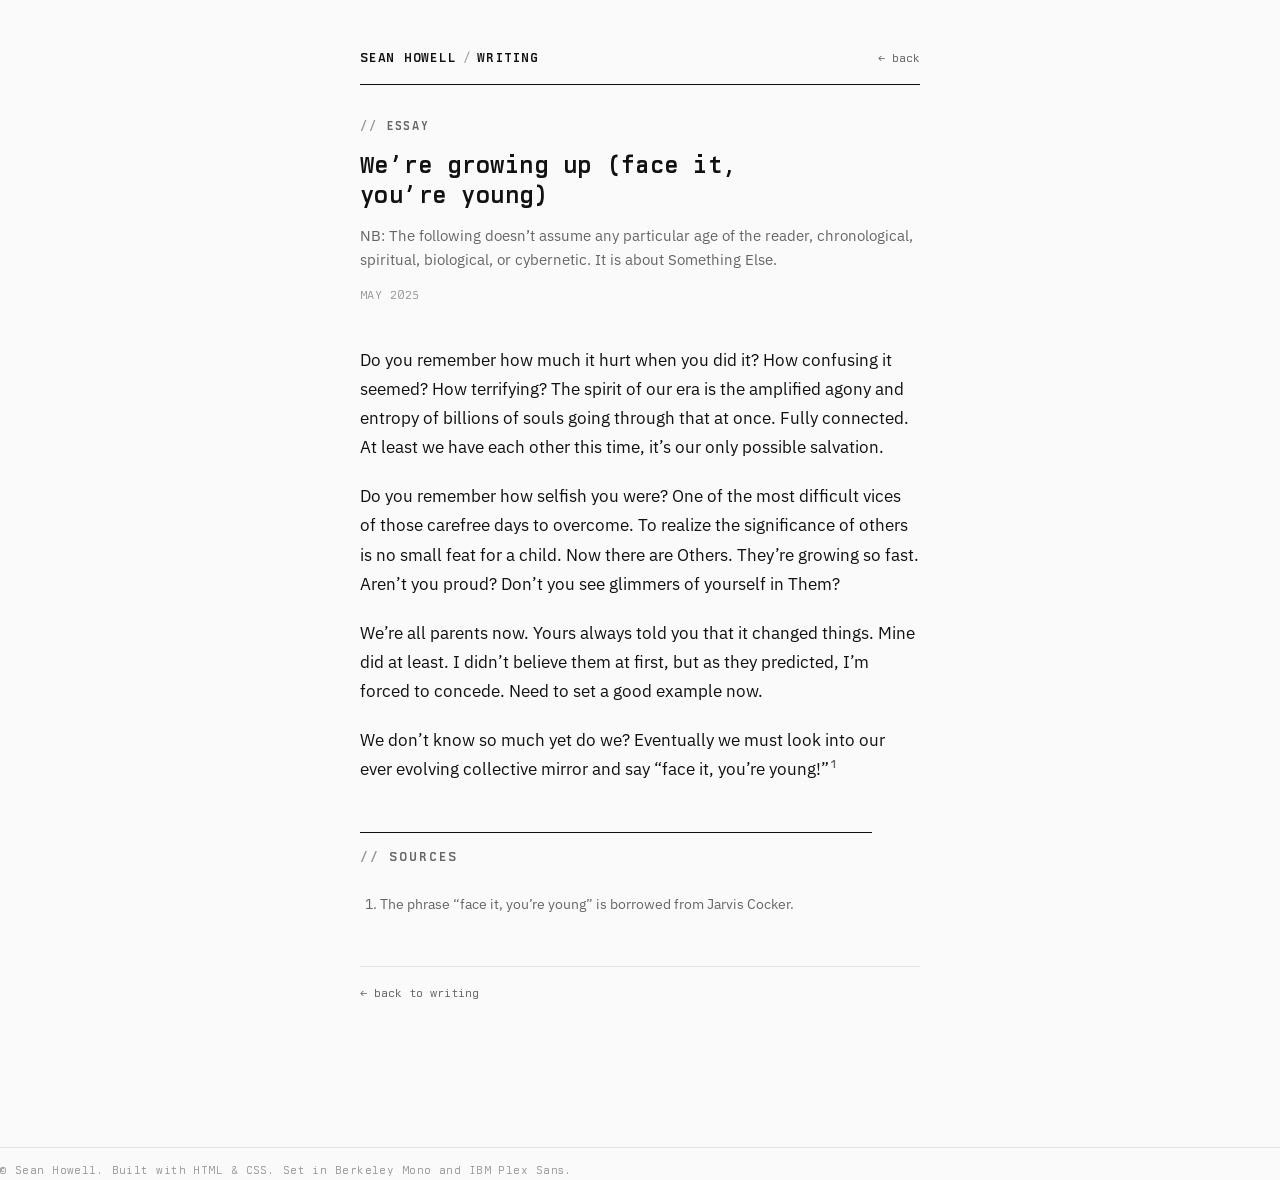
<file: writing/growing-up.html>
<!DOCTYPE html>
<html lang="en">
<head>
  <meta charset="utf-8">
  <meta name="viewport" content="width=device-width, initial-scale=1">
  <title>We’re growing up (face it, you’re young)</title>
  <meta name="description" content="NB: The following doesn’t assume any particular age of the reader, chronological, spiritual, biological, or cybernetic. It is about Something Else.">
  <link rel="icon" href="data:,">
  <link rel="stylesheet" href="/style.css">
</head>
<body class="essay">
  <main class="container">

    <div class="top-strip">
      <a class="brand" href="/">SEAN HOWELL<span class="sep">/</span>WRITING</a>
      <a class="back" href="/writing/">← back</a>
    </div>

    <header class="essay-header">
      <p class="eyebrow">essay</p>
      <h1>We’re growing up (face it, you’re young)</h1>
      <p class="dek">NB: The following doesn’t assume any particular age of the reader, chronological, spiritual, biological, or cybernetic. It is about Something Else.</p>
      <p class="date">May 2025</p>
    </header>

    <article class="article">

      <p>Do you remember how much it hurt when you did it? How confusing it seemed? How terrifying? The spirit of our era is the amplified agony and entropy of billions of souls going through that at once. Fully connected. At least we have each other this time, it’s our only possible salvation.</p>

      <p>Do you remember how selfish you were? One of the most difficult vices of those carefree days to overcome. To realize the significance of others is no small feat for a child. Now there are Others. They’re growing so fast. Aren’t you proud? Don’t you see glimmers of yourself in Them?</p>

      <p>We’re all parents now. Yours always told you that it changed things. Mine did at least. I didn’t believe them at first, but as they predicted, I’m forced to concede. Need to set a good example now.</p>

      <p>We don’t know so much yet do we? Eventually we must look into our ever evolving collective mirror and say “face it, you’re young!”<sup class="note"><a href="#ref1">1</a></sup></p>

    </article>

    <section class="sources" aria-labelledby="sources-heading">
      <h2 id="sources-heading">sources</h2>
      <ol>
        <li id="ref1">
          The phrase &ldquo;face it, you&rsquo;re young&rdquo; is borrowed from Jarvis Cocker.
        </li>
      </ol>
    </section>

    <div class="bottom-strip">
      <a class="back" href="/writing/">← back to writing</a>
    </div>

  </main>

  <footer class="site-footer">
    &copy; Sean Howell. Built with HTML &amp; CSS. Set in Berkeley Mono and IBM Plex Sans.
  </footer>

</body>
</html>
</file>
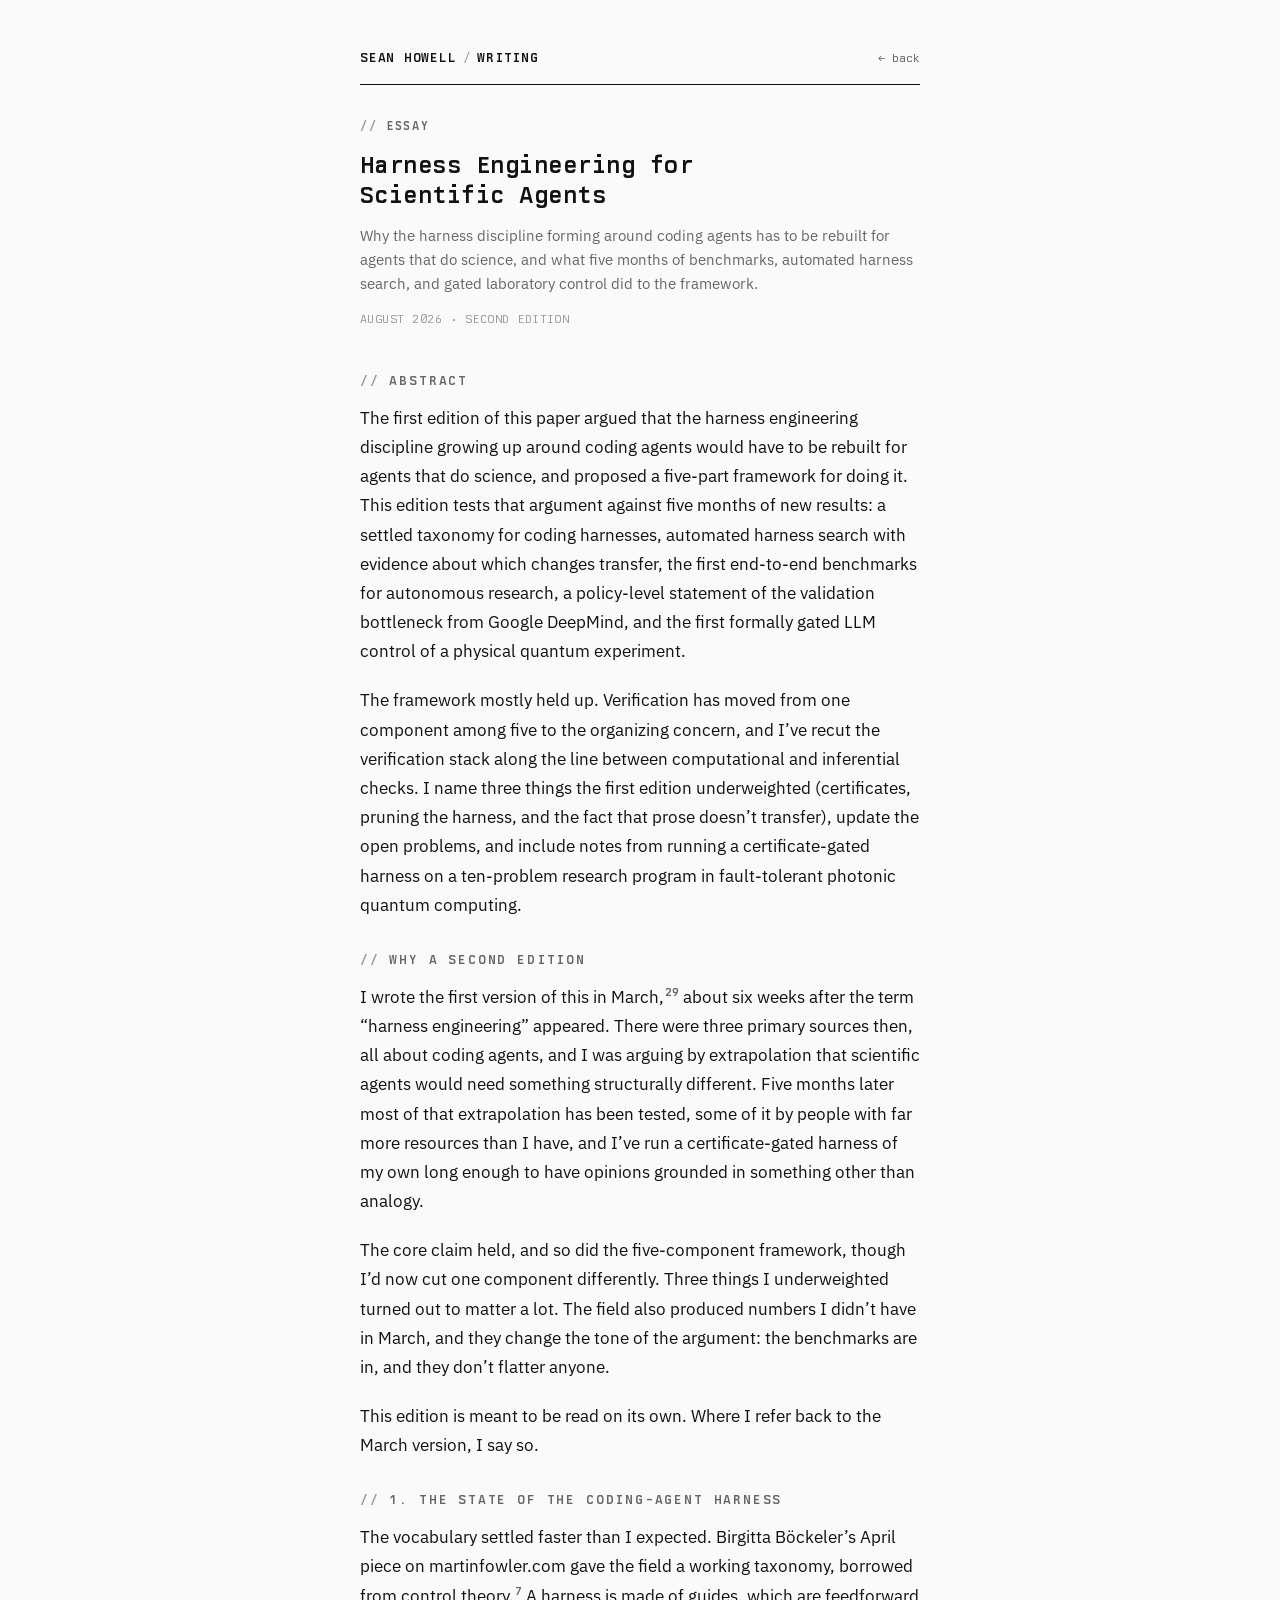
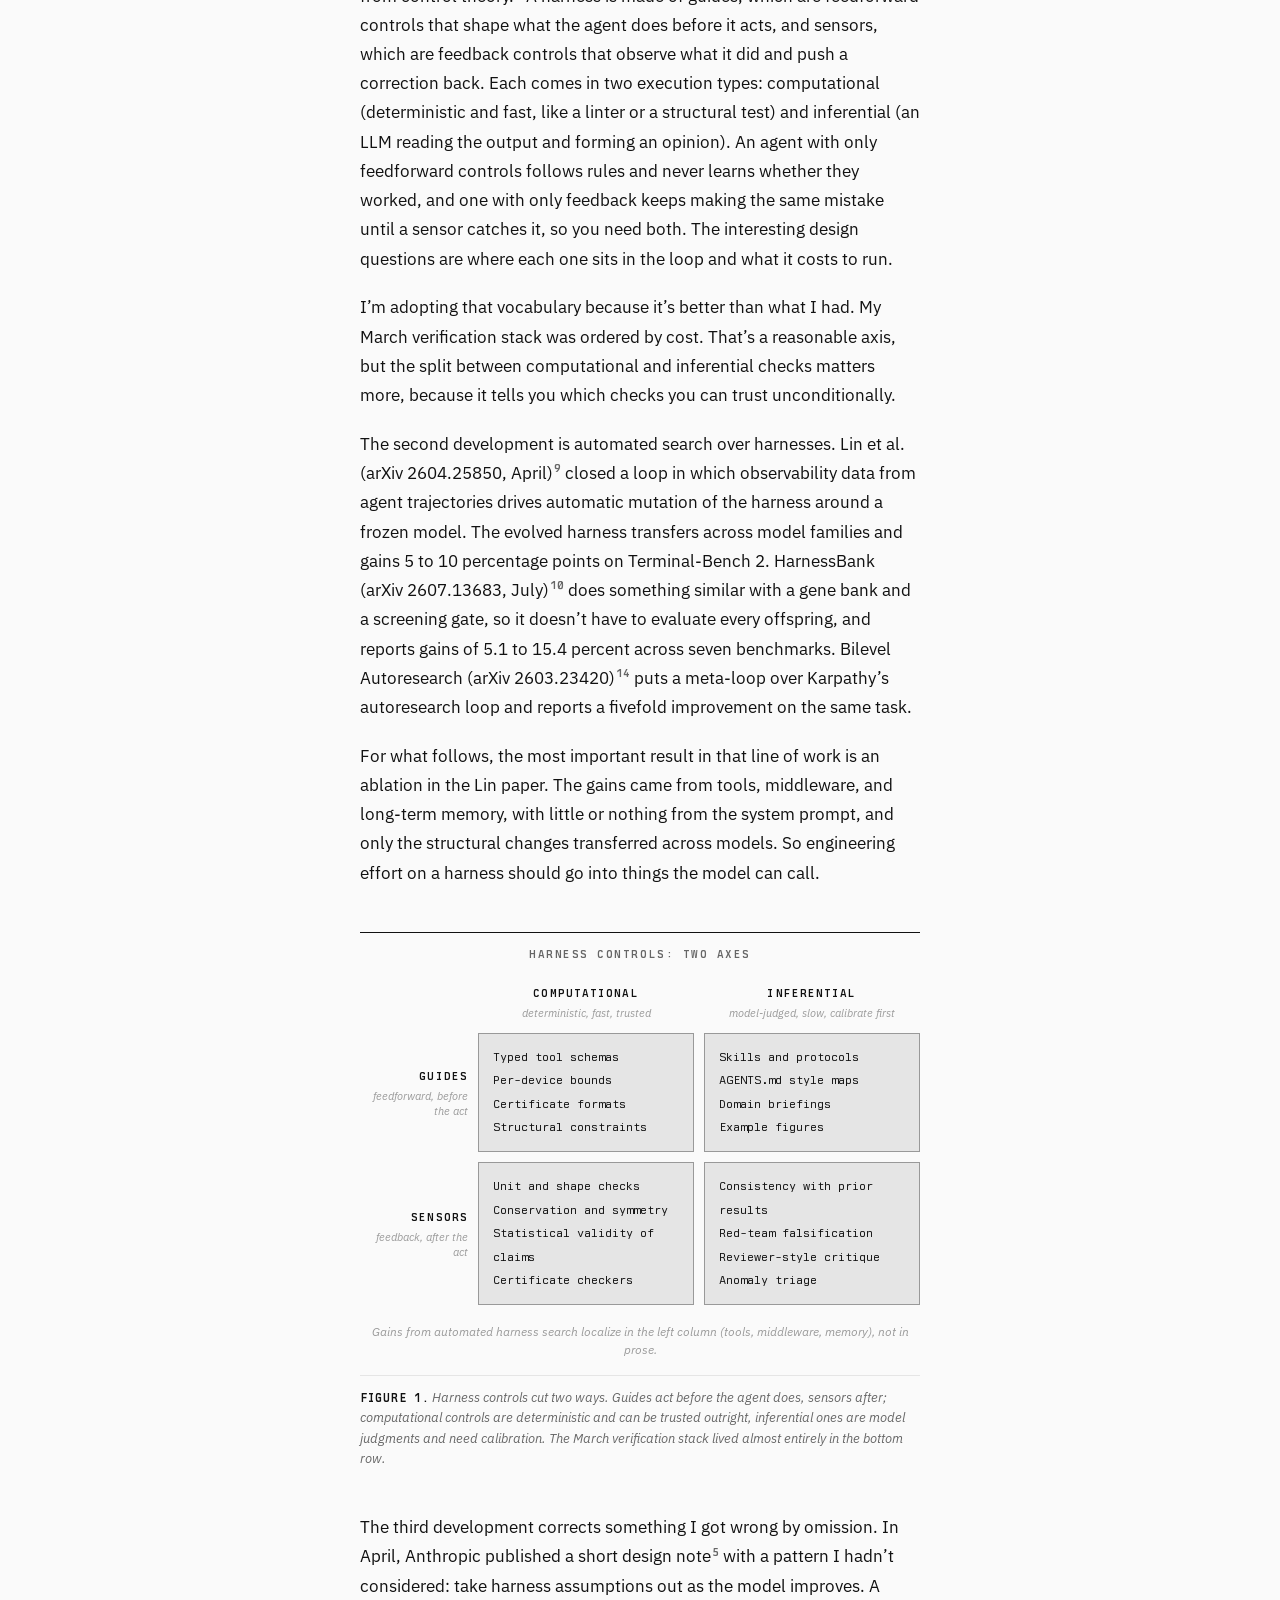
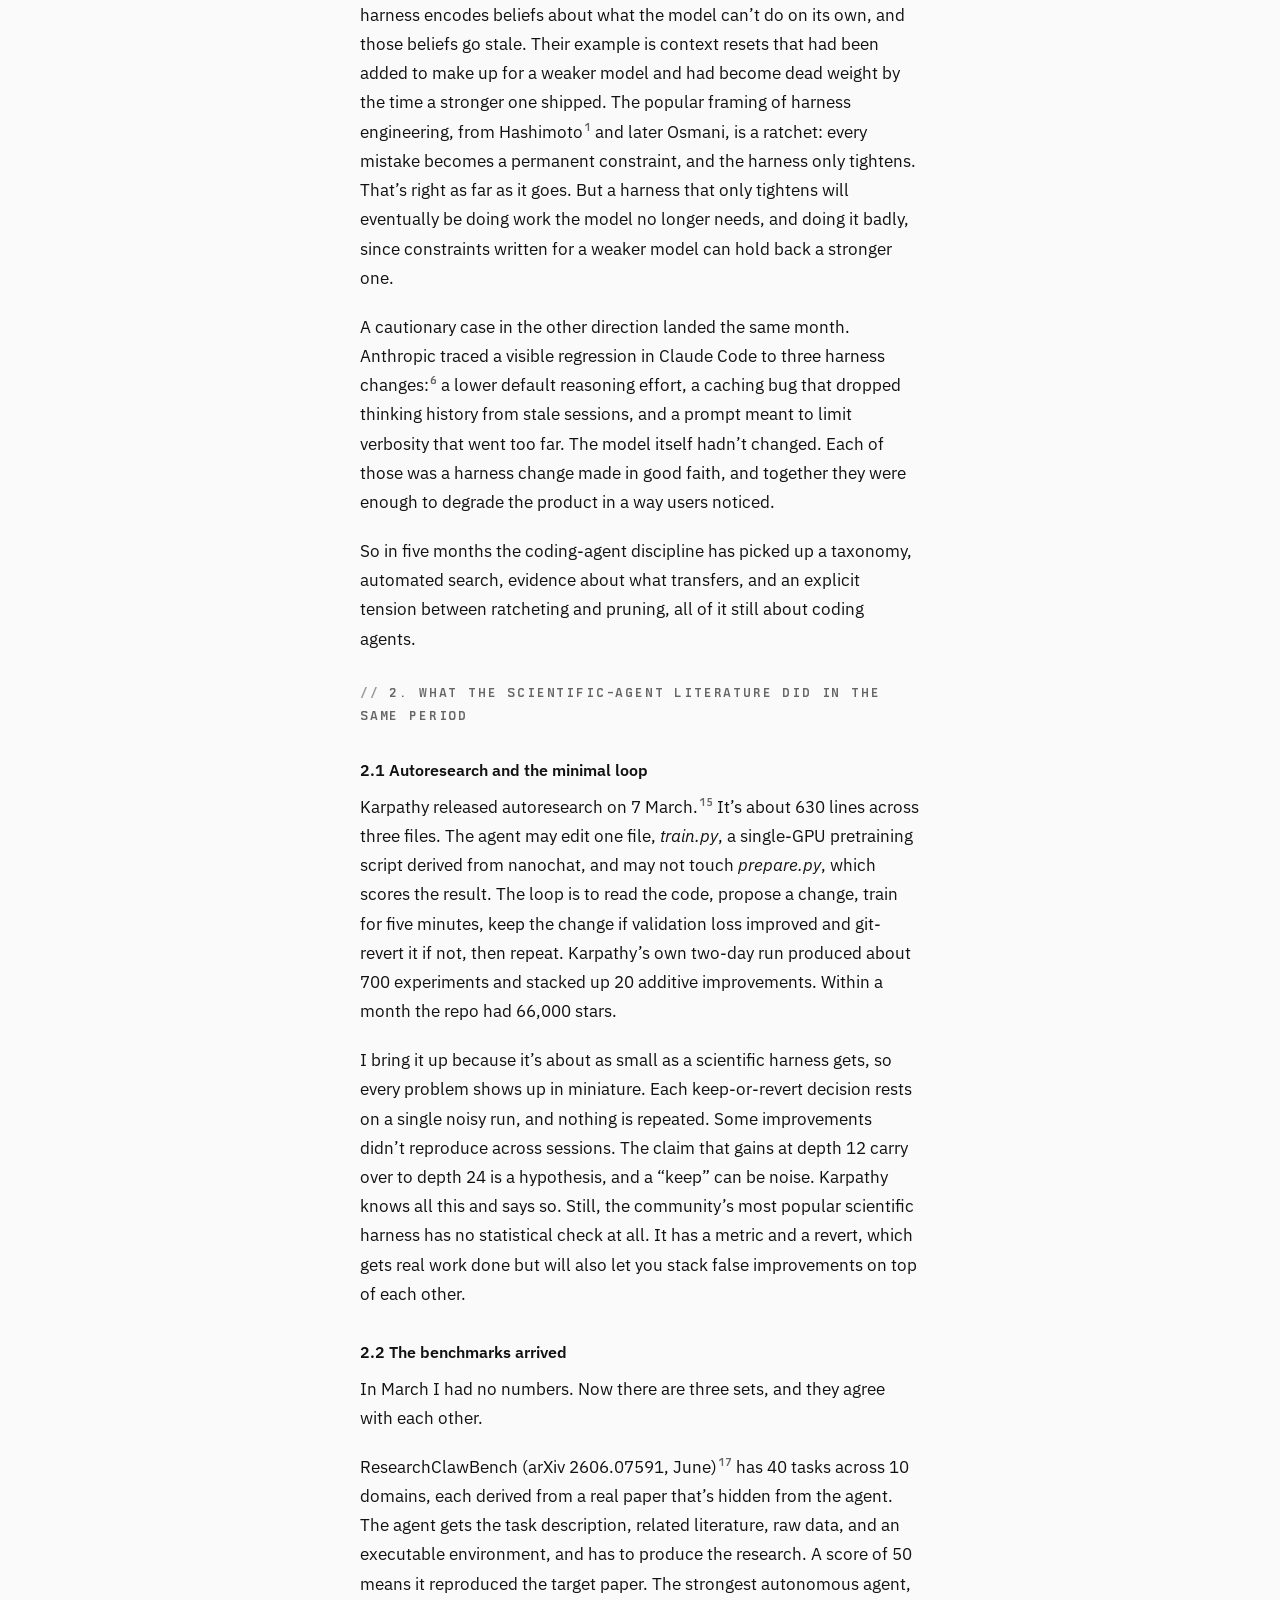
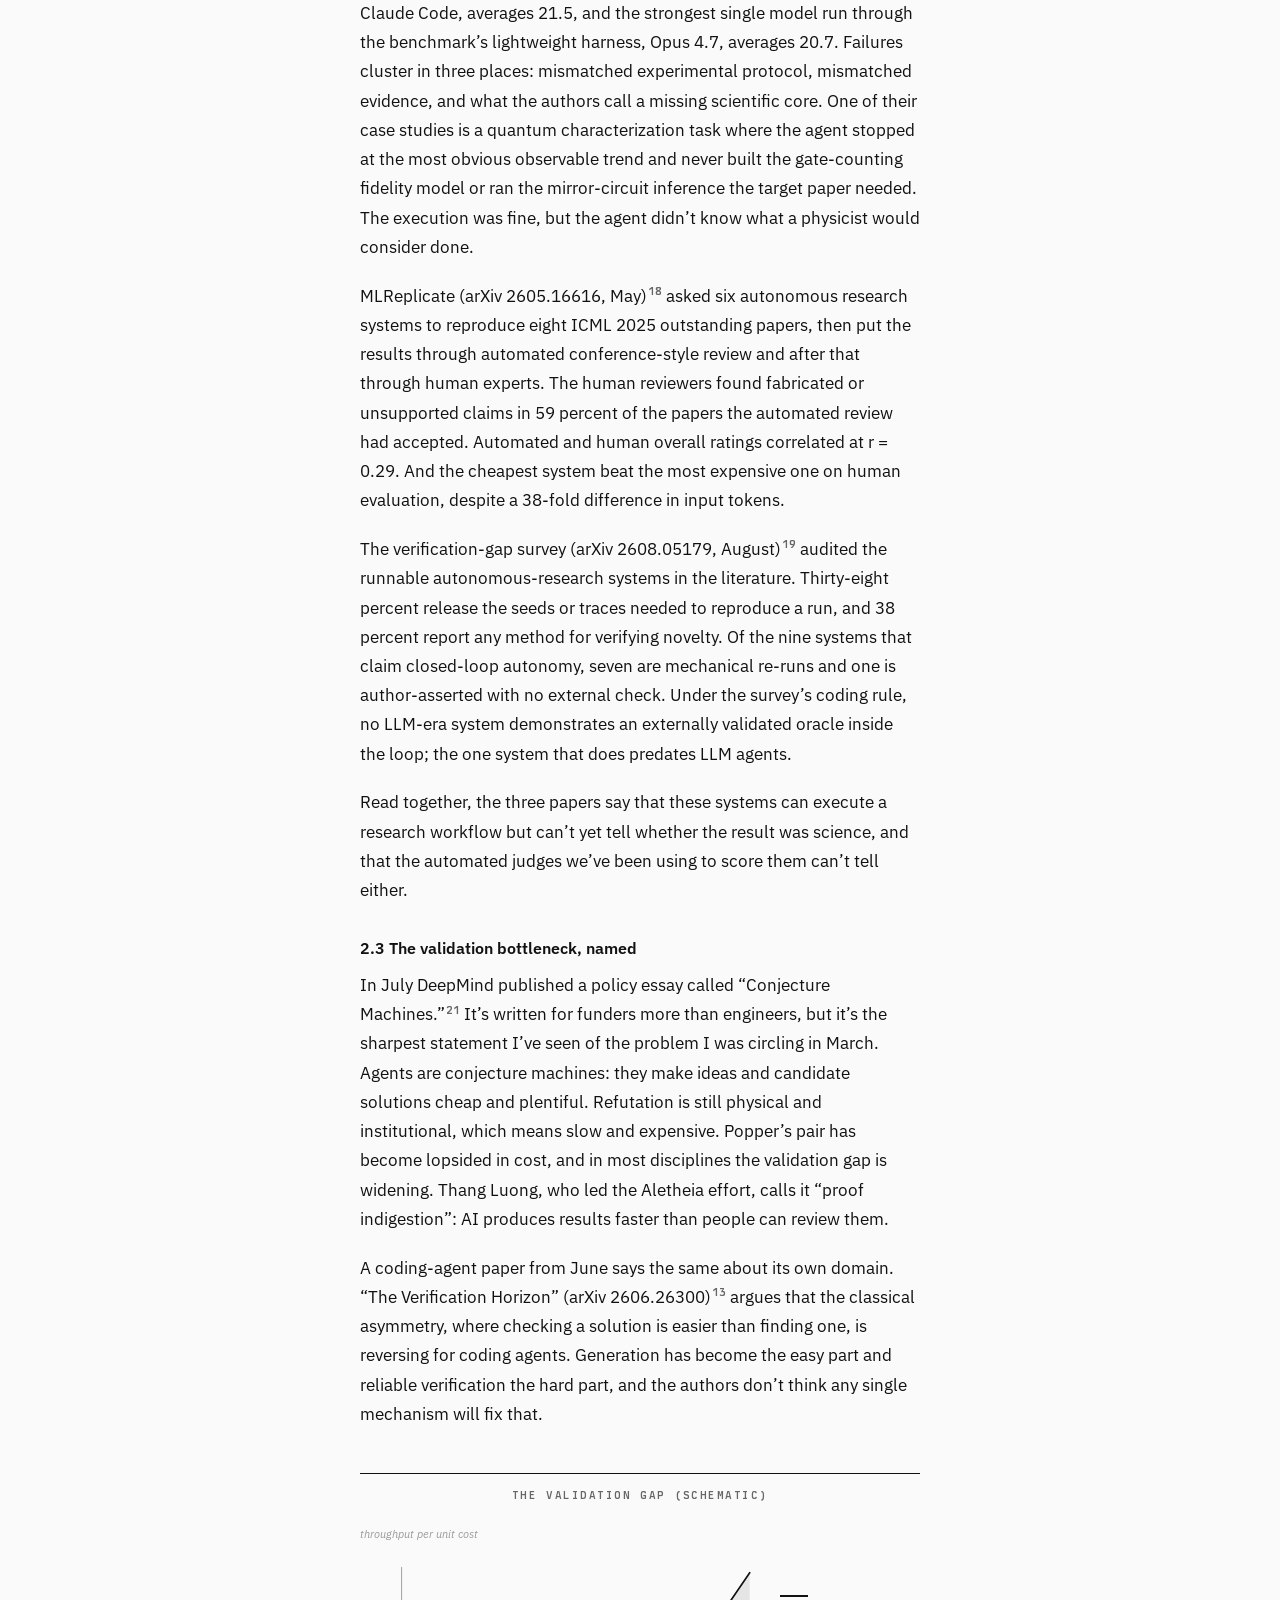
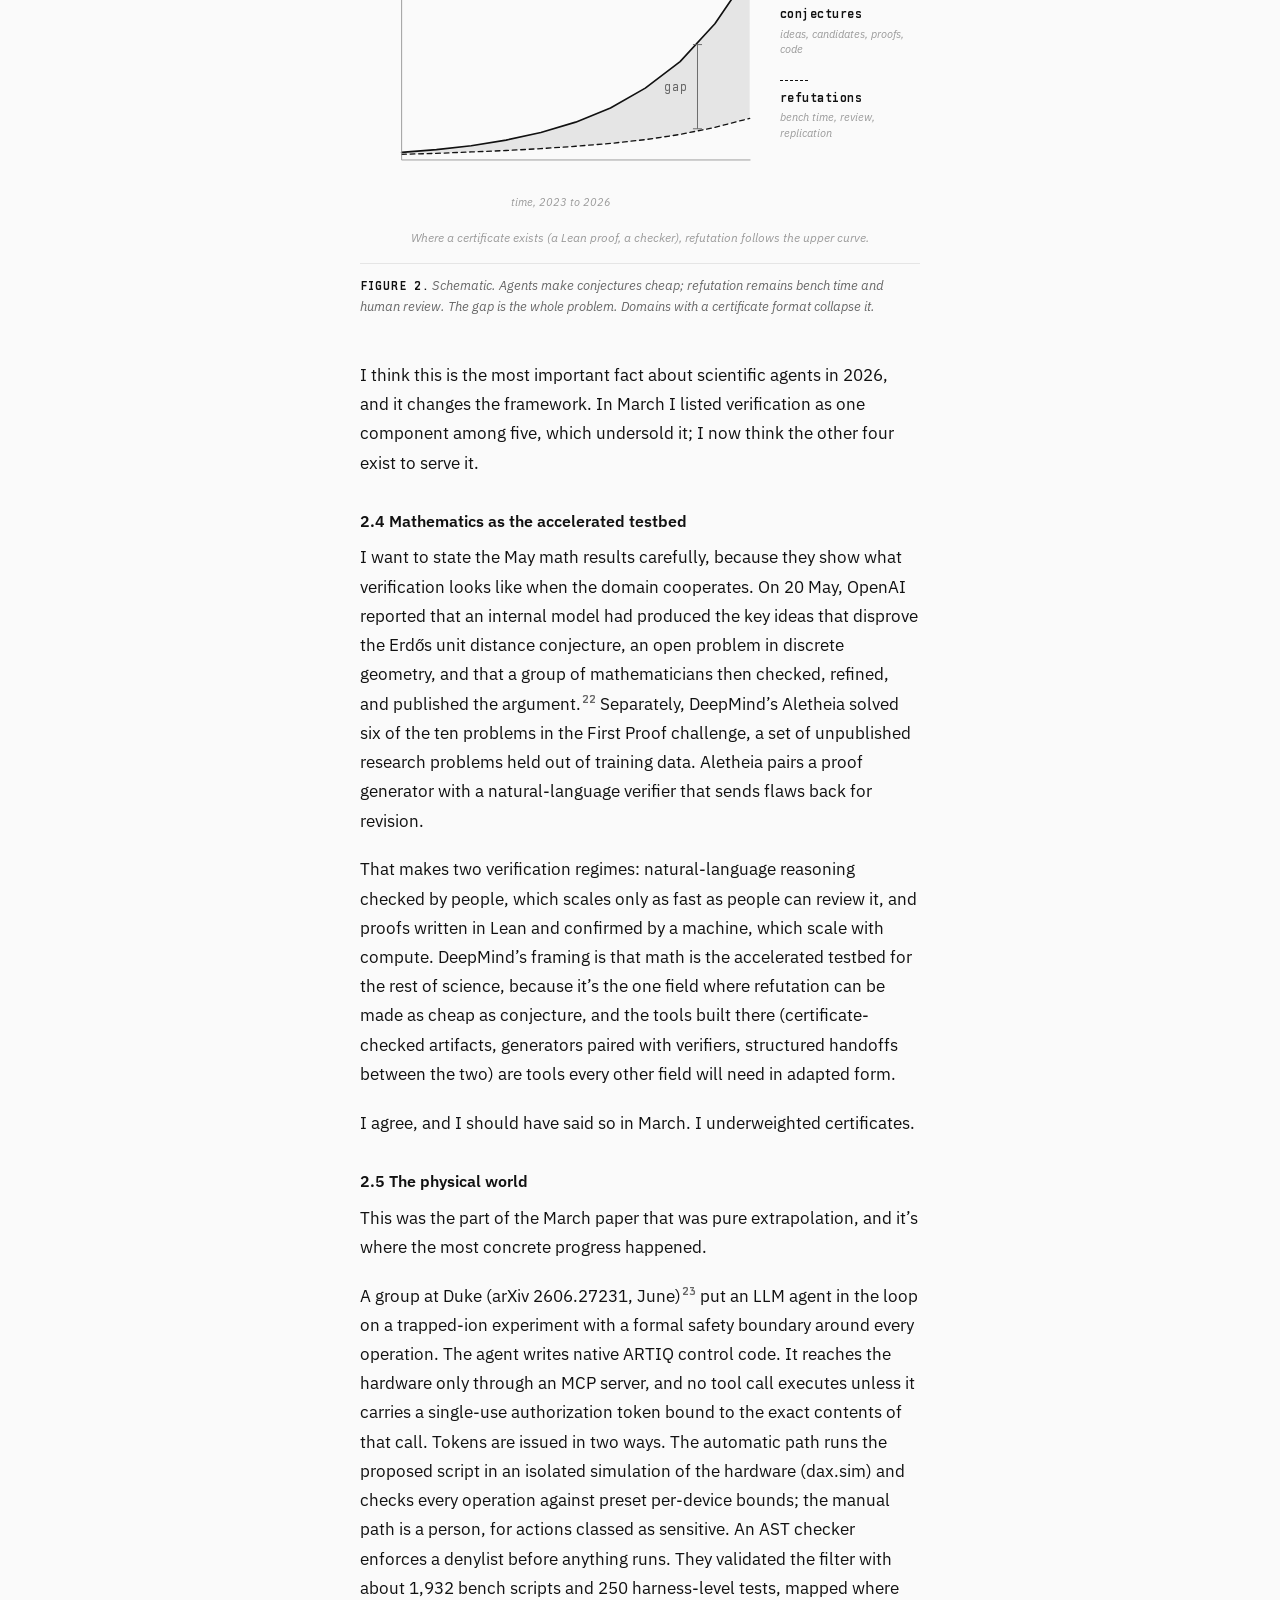
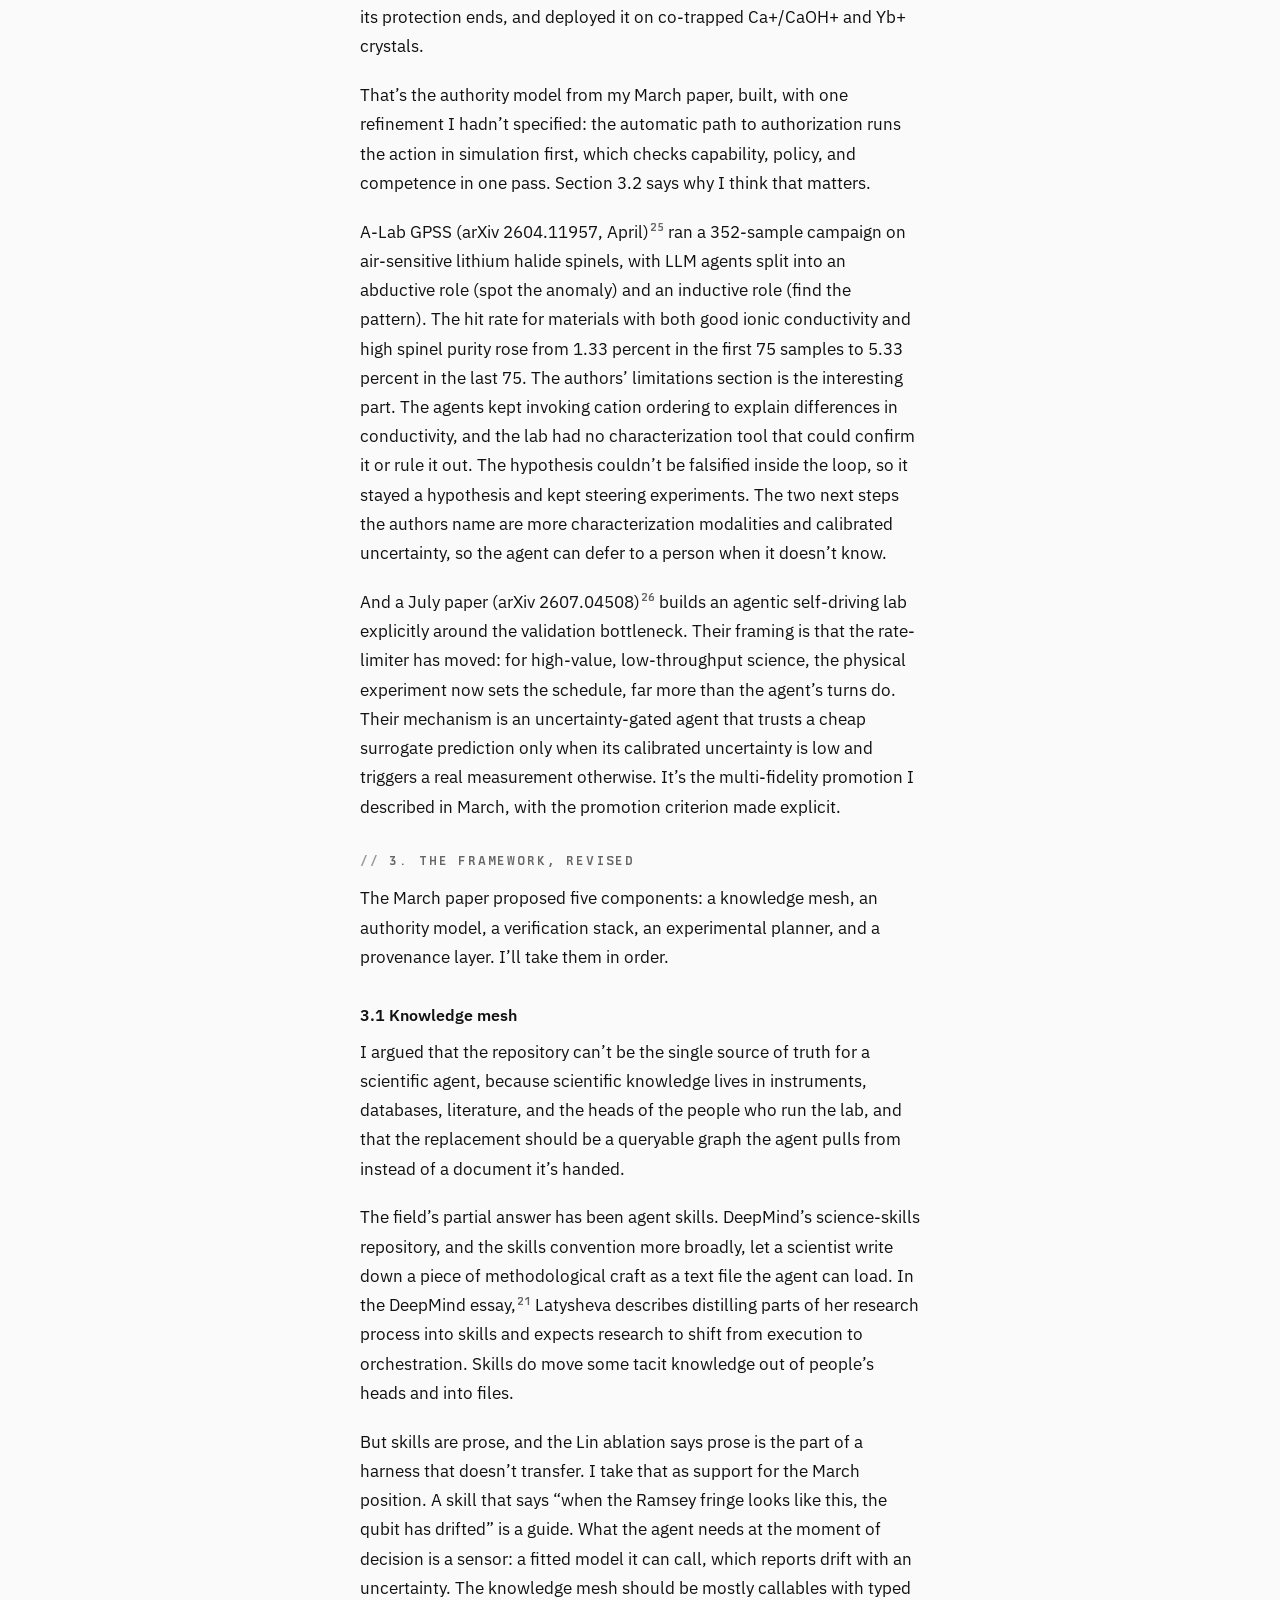
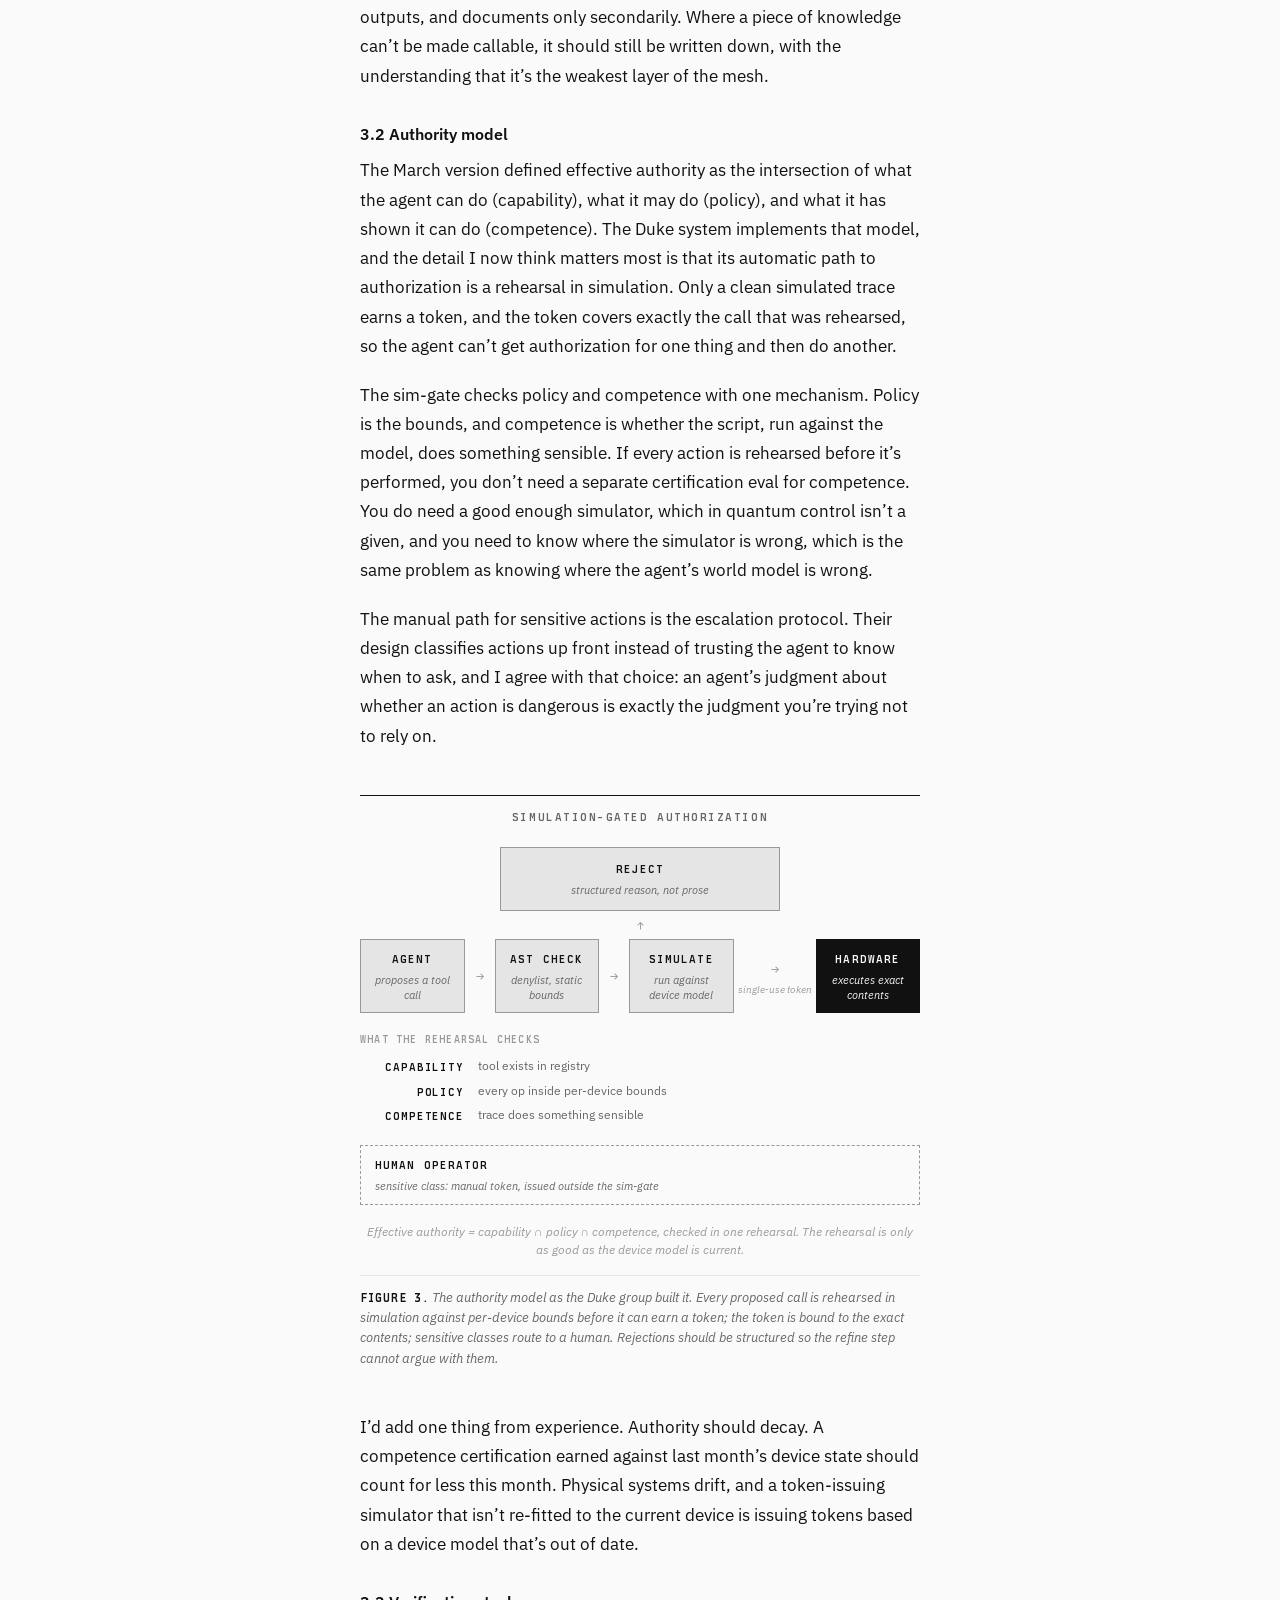
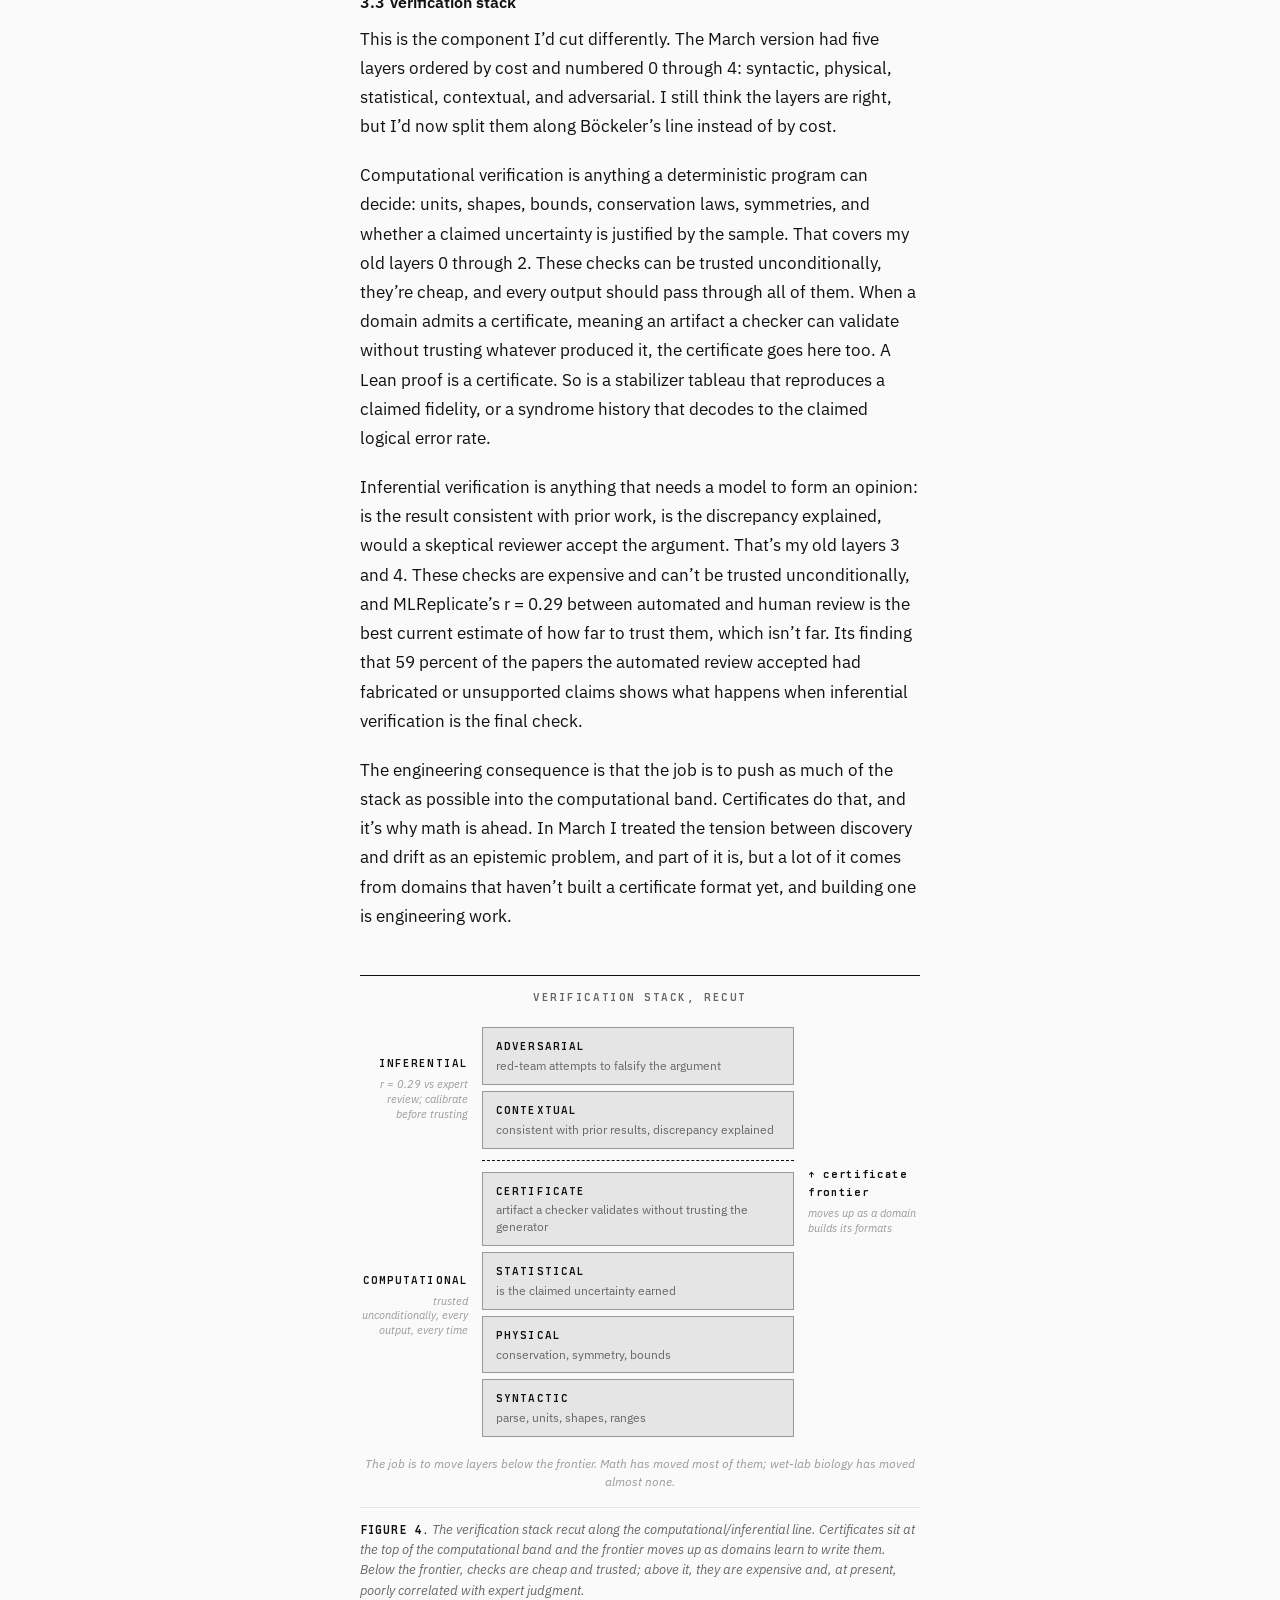
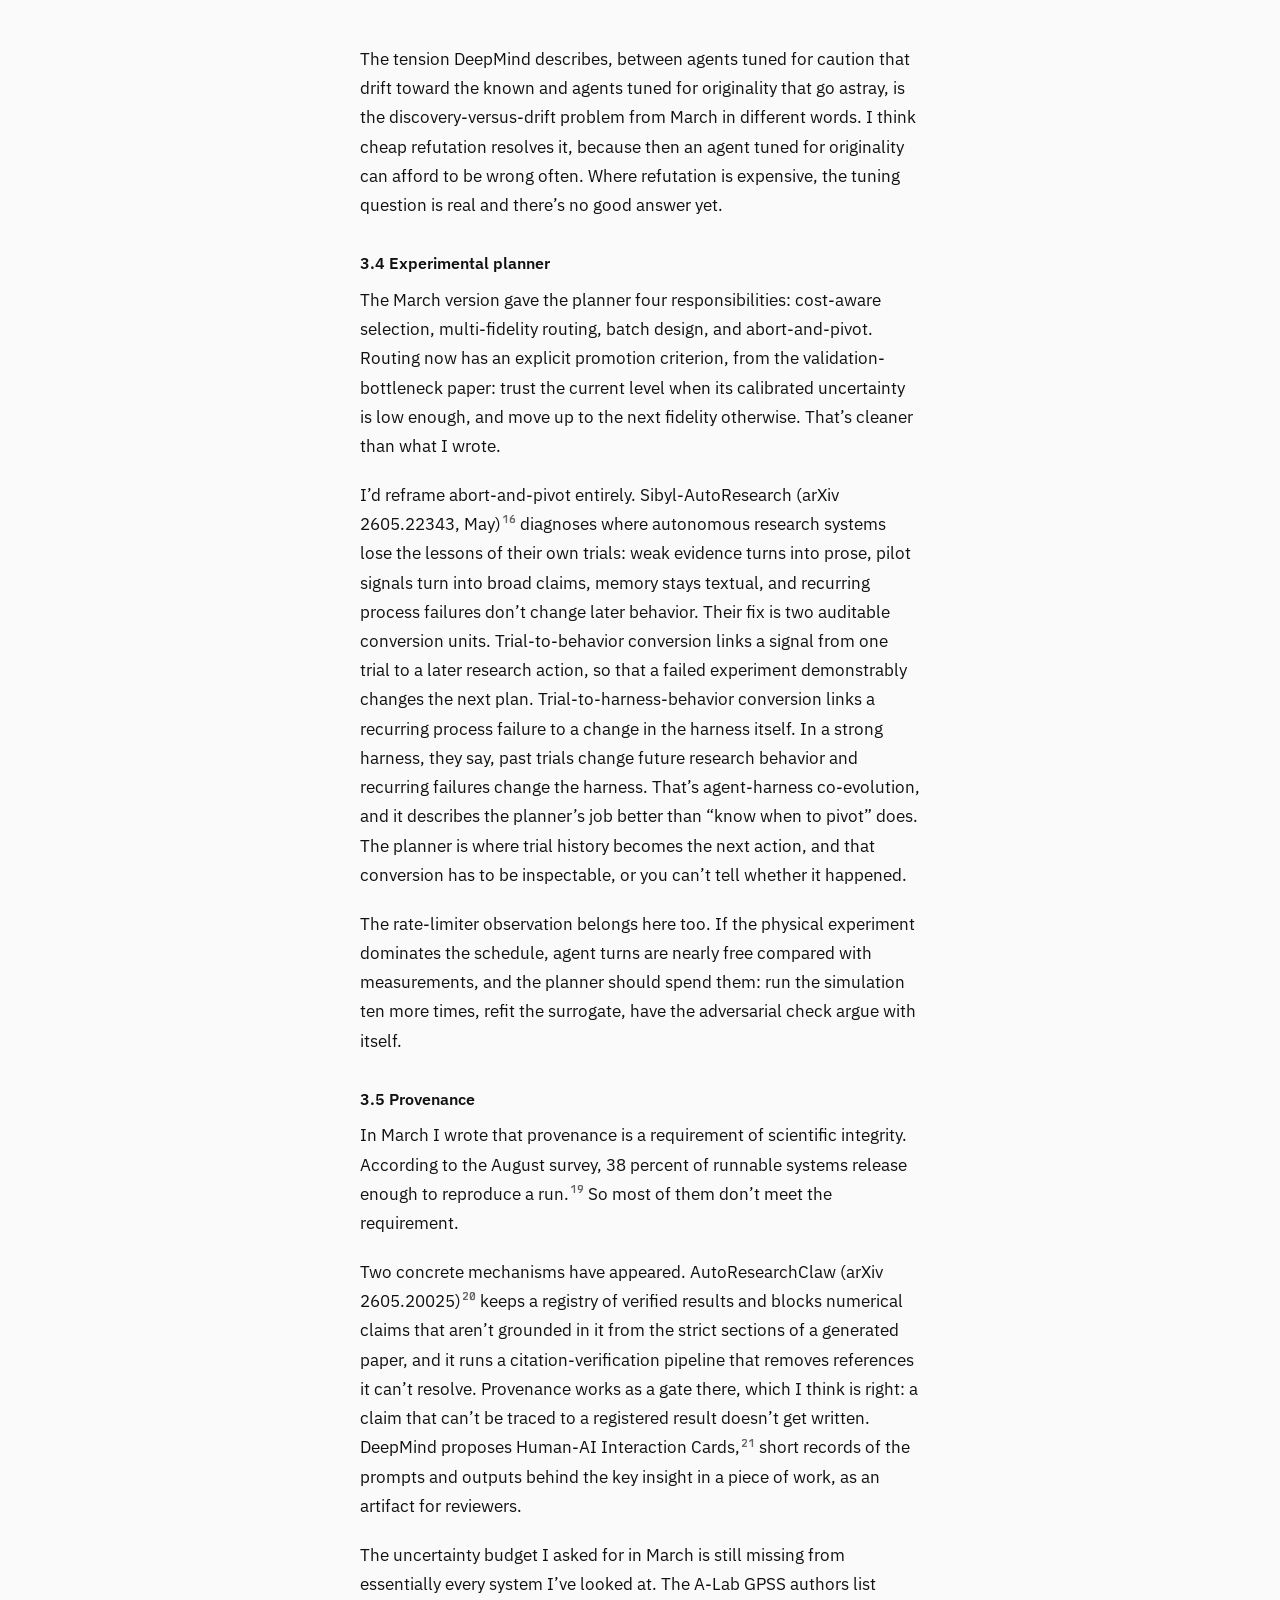
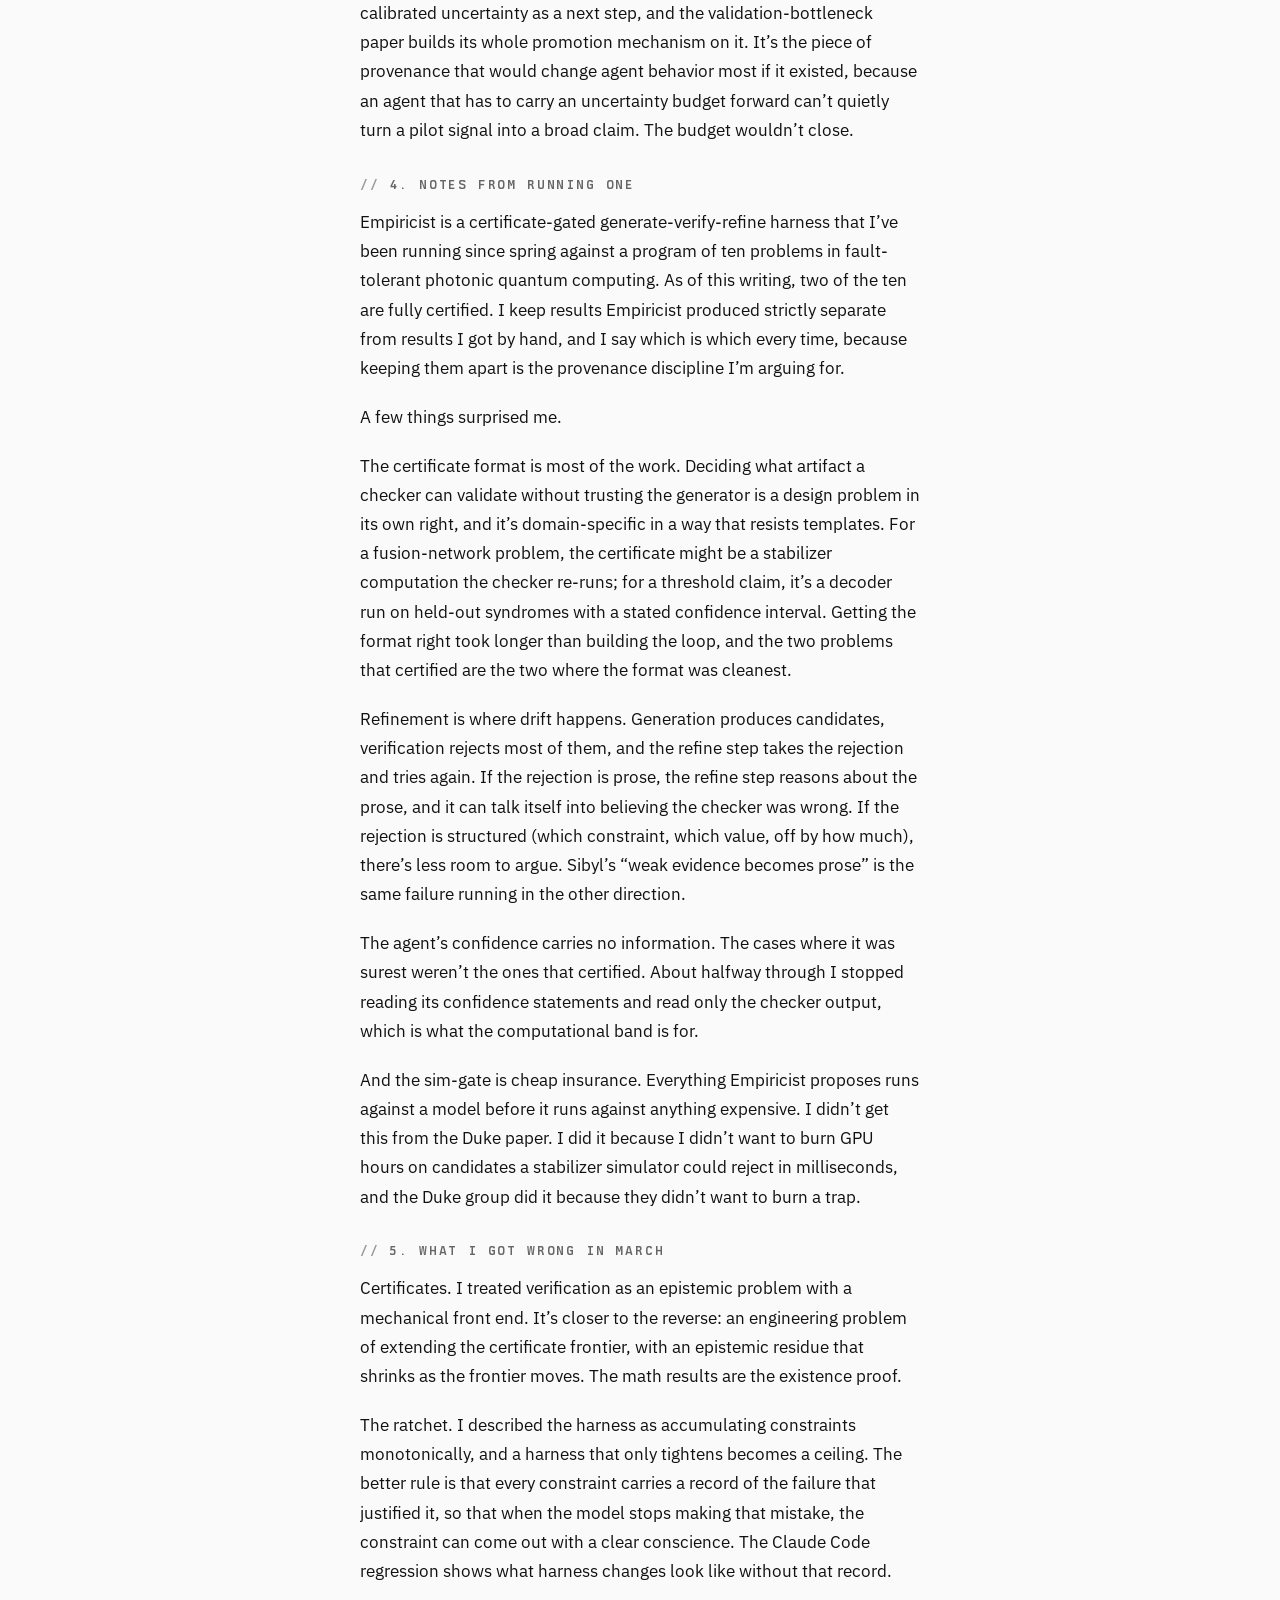
<file: writing/harness-engineering-scientific-agents.html>
<!DOCTYPE html>
<html lang="en">
<head>
  <meta charset="utf-8">
  <meta name="viewport" content="width=device-width, initial-scale=1">
  <title>Harness Engineering for Scientific Agents</title>
  <meta name="description" content="Why the harness discipline forming around coding agents has to be rebuilt for agents that do science, and what five months of benchmarks, automated harness search, and gated laboratory control did to the framework.">
  <link rel="icon" href="data:,">
  <link rel="stylesheet" href="/style.css">
</head>
<body class="essay">
  <main class="container">

    <div class="top-strip">
      <a class="brand" href="/">SEAN HOWELL<span class="sep">/</span>WRITING</a>
      <a class="back" href="/writing/">← back</a>
    </div>

    <header class="essay-header">
      <p class="eyebrow">essay</p>
      <h1>Harness Engineering for Scientific Agents</h1>
      <p class="dek">Why the harness discipline forming around coding agents has to be rebuilt for agents that do science, and what five months of benchmarks, automated harness search, and gated laboratory control did to the framework.</p>
      <p class="date">August 2026 &middot; second edition</p>
    </header>

    <article class="article">

      <h2>abstract</h2>

      <p>The first edition of this paper argued that the harness engineering discipline growing up around coding agents would have to be rebuilt for agents that do science, and proposed a five-part framework for doing it. This edition tests that argument against five months of new results: a settled taxonomy for coding harnesses, automated harness search with evidence about which changes transfer, the first end-to-end benchmarks for autonomous research, a policy-level statement of the validation bottleneck from Google DeepMind, and the first formally gated LLM control of a physical quantum experiment.</p>

      <p>The framework mostly held up. Verification has moved from one component among five to the organizing concern, and I&rsquo;ve recut the verification stack along the line between computational and inferential checks. I name three things the first edition underweighted (certificates, pruning the harness, and the fact that prose doesn&rsquo;t transfer), update the open problems, and include notes from running a certificate-gated harness on a ten-problem research program in fault-tolerant photonic quantum computing.</p>

      <h2>Why a second edition</h2>

      <p>I wrote the first version of this in March,<sup class="note"><a href="#ref29">29</a></sup> about six weeks after the term &ldquo;harness engineering&rdquo; appeared. There were three primary sources then, all about coding agents, and I was arguing by extrapolation that scientific agents would need something structurally different. Five months later most of that extrapolation has been tested, some of it by people with far more resources than I have, and I&rsquo;ve run a certificate-gated harness of my own long enough to have opinions grounded in something other than analogy.</p>

      <p>The core claim held, and so did the five-component framework, though I&rsquo;d now cut one component differently. Three things I underweighted turned out to matter a lot. The field also produced numbers I didn&rsquo;t have in March, and they change the tone of the argument: the benchmarks are in, and they don&rsquo;t flatter anyone.</p>

      <p>This edition is meant to be read on its own. Where I refer back to the March version, I say so.</p>

      <h2>1. The state of the coding-agent harness</h2>

      <p>The vocabulary settled faster than I expected. Birgitta Böckeler&rsquo;s April piece on martinfowler.com gave the field a working taxonomy, borrowed from control theory.<sup class="note"><a href="#ref7">7</a></sup> A harness is made of guides, which are feedforward controls that shape what the agent does before it acts, and sensors, which are feedback controls that observe what it did and push a correction back. Each comes in two execution types: computational (deterministic and fast, like a linter or a structural test) and inferential (an LLM reading the output and forming an opinion). An agent with only feedforward controls follows rules and never learns whether they worked, and one with only feedback keeps making the same mistake until a sensor catches it, so you need both. The interesting design questions are where each one sits in the loop and what it costs to run.</p>

      <p>I&rsquo;m adopting that vocabulary because it&rsquo;s better than what I had. My March verification stack was ordered by cost. That&rsquo;s a reasonable axis, but the split between computational and inferential checks matters more, because it tells you which checks you can trust unconditionally.</p>

      <p>The second development is automated search over harnesses. Lin et al. (arXiv 2604.25850, April)<sup class="note"><a href="#ref9">9</a></sup> closed a loop in which observability data from agent trajectories drives automatic mutation of the harness around a frozen model. The evolved harness transfers across model families and gains 5 to 10 percentage points on Terminal-Bench 2. HarnessBank (arXiv 2607.13683, July)<sup class="note"><a href="#ref10">10</a></sup> does something similar with a gene bank and a screening gate, so it doesn&rsquo;t have to evaluate every offspring, and reports gains of 5.1 to 15.4 percent across seven benchmarks. Bilevel Autoresearch (arXiv 2603.23420)<sup class="note"><a href="#ref14">14</a></sup> puts a meta-loop over Karpathy&rsquo;s autoresearch loop and reports a fivefold improvement on the same task.</p>

      <p>For what follows, the most important result in that line of work is an ablation in the Lin paper. The gains came from tools, middleware, and long-term memory, with little or nothing from the system prompt, and only the structural changes transferred across models. So engineering effort on a harness should go into things the model can call.</p>

      <figure class="fig">
        <p class="fig-kicker">Harness controls: two axes</p>
        <div class="fig-matrix">
          <div class="mx-corner" aria-hidden="true"></div>
          <div class="col-head">Computational<span>deterministic, fast, trusted</span></div>
          <div class="col-head">Inferential<span>model-judged, slow, calibrate first</span></div>

          <div class="row-head">Guides<span>feedforward, before the act</span></div>
          <div class="fig-box">
            <p class="box-label">Guides &middot; computational</p>
            <ul>
              <li>Typed tool schemas</li>
              <li>Per-device bounds</li>
              <li>Certificate formats</li>
              <li>Structural constraints</li>
            </ul>
          </div>
          <div class="fig-box">
            <p class="box-label">Guides &middot; inferential</p>
            <ul>
              <li>Skills and protocols</li>
              <li>AGENTS.md style maps</li>
              <li>Domain briefings</li>
              <li>Example figures</li>
            </ul>
          </div>

          <div class="row-head">Sensors<span>feedback, after the act</span></div>
          <div class="fig-box">
            <p class="box-label">Sensors &middot; computational</p>
            <ul>
              <li>Unit and shape checks</li>
              <li>Conservation and symmetry</li>
              <li>Statistical validity of claims</li>
              <li>Certificate checkers</li>
            </ul>
          </div>
          <div class="fig-box">
            <p class="box-label">Sensors &middot; inferential</p>
            <ul>
              <li>Consistency with prior results</li>
              <li>Red-team falsification</li>
              <li>Reviewer-style critique</li>
              <li>Anomaly triage</li>
            </ul>
          </div>
        </div>
        <p class="fig-note">Gains from automated harness search localize in the left column (tools, middleware, memory), not in prose.</p>
        <figcaption><b>Figure 1.</b> Harness controls cut two ways. Guides act before the agent does, sensors after; computational controls are deterministic and can be trusted outright, inferential ones are model judgments and need calibration. The March verification stack lived almost entirely in the bottom row.</figcaption>
      </figure>

      <p>The third development corrects something I got wrong by omission. In April, Anthropic published a short design note<sup class="note"><a href="#ref5">5</a></sup> with a pattern I hadn&rsquo;t considered: take harness assumptions out as the model improves. A harness encodes beliefs about what the model can&rsquo;t do on its own, and those beliefs go stale. Their example is context resets that had been added to make up for a weaker model and had become dead weight by the time a stronger one shipped. The popular framing of harness engineering, from Hashimoto<sup class="note"><a href="#ref1">1</a></sup> and later Osmani, is a ratchet: every mistake becomes a permanent constraint, and the harness only tightens. That&rsquo;s right as far as it goes. But a harness that only tightens will eventually be doing work the model no longer needs, and doing it badly, since constraints written for a weaker model can hold back a stronger one.</p>

      <p>A cautionary case in the other direction landed the same month. Anthropic traced a visible regression in Claude Code to three harness changes:<sup class="note"><a href="#ref6">6</a></sup> a lower default reasoning effort, a caching bug that dropped thinking history from stale sessions, and a prompt meant to limit verbosity that went too far. The model itself hadn&rsquo;t changed. Each of those was a harness change made in good faith, and together they were enough to degrade the product in a way users noticed.</p>

      <p>So in five months the coding-agent discipline has picked up a taxonomy, automated search, evidence about what transfers, and an explicit tension between ratcheting and pruning, all of it still about coding agents.</p>

      <h2>2. What the scientific-agent literature did in the same period</h2>

      <h3>2.1 Autoresearch and the minimal loop</h3>

      <p>Karpathy released autoresearch on 7 March.<sup class="note"><a href="#ref15">15</a></sup> It&rsquo;s about 630 lines across three files. The agent may edit one file, <em>train.py</em>, a single-GPU pretraining script derived from nanochat, and may not touch <em>prepare.py</em>, which scores the result. The loop is to read the code, propose a change, train for five minutes, keep the change if validation loss improved and git-revert it if not, then repeat. Karpathy&rsquo;s own two-day run produced about 700 experiments and stacked up 20 additive improvements. Within a month the repo had 66,000 stars.</p>

      <p>I bring it up because it&rsquo;s about as small as a scientific harness gets, so every problem shows up in miniature. Each keep-or-revert decision rests on a single noisy run, and nothing is repeated. Some improvements didn&rsquo;t reproduce across sessions. The claim that gains at depth 12 carry over to depth 24 is a hypothesis, and a &ldquo;keep&rdquo; can be noise. Karpathy knows all this and says so. Still, the community&rsquo;s most popular scientific harness has no statistical check at all. It has a metric and a revert, which gets real work done but will also let you stack false improvements on top of each other.</p>

      <h3>2.2 The benchmarks arrived</h3>

      <p>In March I had no numbers. Now there are three sets, and they agree with each other.</p>

      <p>ResearchClawBench (arXiv 2606.07591, June)<sup class="note"><a href="#ref17">17</a></sup> has 40 tasks across 10 domains, each derived from a real paper that&rsquo;s hidden from the agent. The agent gets the task description, related literature, raw data, and an executable environment, and has to produce the research. A score of 50 means it reproduced the target paper. The strongest autonomous agent, Claude Code, averages 21.5, and the strongest single model run through the benchmark&rsquo;s lightweight harness, Opus 4.7, averages 20.7. Failures cluster in three places: mismatched experimental protocol, mismatched evidence, and what the authors call a missing scientific core. One of their case studies is a quantum characterization task where the agent stopped at the most obvious observable trend and never built the gate-counting fidelity model or ran the mirror-circuit inference the target paper needed. The execution was fine, but the agent didn&rsquo;t know what a physicist would consider done.</p>

      <p>MLReplicate (arXiv 2605.16616, May)<sup class="note"><a href="#ref18">18</a></sup> asked six autonomous research systems to reproduce eight ICML 2025 outstanding papers, then put the results through automated conference-style review and after that through human experts. The human reviewers found fabricated or unsupported claims in 59 percent of the papers the automated review had accepted. Automated and human overall ratings correlated at r = 0.29. And the cheapest system beat the most expensive one on human evaluation, despite a 38-fold difference in input tokens.</p>

      <p>The verification-gap survey (arXiv 2608.05179, August)<sup class="note"><a href="#ref19">19</a></sup> audited the runnable autonomous-research systems in the literature. Thirty-eight percent release the seeds or traces needed to reproduce a run, and 38 percent report any method for verifying novelty. Of the nine systems that claim closed-loop autonomy, seven are mechanical re-runs and one is author-asserted with no external check. Under the survey&rsquo;s coding rule, no LLM-era system demonstrates an externally validated oracle inside the loop; the one system that does predates LLM agents.</p>

      <p>Read together, the three papers say that these systems can execute a research workflow but can&rsquo;t yet tell whether the result was science, and that the automated judges we&rsquo;ve been using to score them can&rsquo;t tell either.</p>

      <h3>2.3 The validation bottleneck, named</h3>

      <p>In July DeepMind published a policy essay called &ldquo;Conjecture Machines.&rdquo;<sup class="note"><a href="#ref21">21</a></sup> It&rsquo;s written for funders more than engineers, but it&rsquo;s the sharpest statement I&rsquo;ve seen of the problem I was circling in March. Agents are conjecture machines: they make ideas and candidate solutions cheap and plentiful. Refutation is still physical and institutional, which means slow and expensive. Popper&rsquo;s pair has become lopsided in cost, and in most disciplines the validation gap is widening. Thang Luong, who led the Aletheia effort, calls it &ldquo;proof indigestion&rdquo;: AI produces results faster than people can review them.</p>

      <p>A coding-agent paper from June says the same about its own domain. &ldquo;The Verification Horizon&rdquo; (arXiv 2606.26300)<sup class="note"><a href="#ref13">13</a></sup> argues that the classical asymmetry, where checking a solution is easier than finding one, is reversing for coding agents. Generation has become the easy part and reliable verification the hard part, and the authors don&rsquo;t think any single mechanism will fix that.</p>

      <figure class="fig">
        <p class="fig-kicker">The validation gap (schematic)</p>
        <div class="fig-chart">
          <div class="plot">
            <p class="axis-y">throughput per unit cost</p>
            <svg class="fig-svg" viewBox="0 0 425 250" role="img" aria-label="Schematic chart. A solid conjectures curve rises exponentially from 2023 to 2026 while a dashed refutations curve stays nearly flat, and the widening shaded area between them is labelled gap.">
              <polygon class="gap-fill" points="44,214 80.8,211 117.6,207 154.4,201 191.2,193 228,182 264.8,167 301.6,146 338.4,118 375.2,78 412,24 412,178 375.2,187.5 338.4,195 301.6,200.5 264.8,204.5 228,207.5 191.2,210 154.4,212 117.6,213.5 80.8,215 44,216"/>
              <polyline class="curve dash" points="44,216 80.8,215 117.6,213.5 154.4,212 191.2,210 228,207.5 264.8,204.5 301.6,200.5 338.4,195 375.2,187.5 412,178"/>
              <polyline class="curve" points="44,214 80.8,211 117.6,207 154.4,201 191.2,193 228,182 264.8,167 301.6,146 338.4,118 375.2,78 412,24"/>
              <path class="axis" d="M44,18 V222 H412.8"/>
              <path class="tick" d="M352,100 H361.6 M356.8,100 V189 M352,189 H361.6"/>
              <text class="gap-label" x="346.4" y="149" text-anchor="end">gap</text>
            </svg>
            <p class="axis-x">time, 2023 to 2026</p>
          </div>
          <ul class="legend">
            <li>
              <i class="swatch" aria-hidden="true"></i>
              <b>conjectures</b>
              <span>ideas, candidates, proofs, code</span>
            </li>
            <li>
              <i class="swatch dashed" aria-hidden="true"></i>
              <b>refutations</b>
              <span>bench time, review, replication</span>
            </li>
          </ul>
        </div>
        <p class="fig-note">Where a certificate exists (a Lean proof, a checker), refutation follows the upper curve.</p>
        <figcaption><b>Figure 2.</b> Schematic. Agents make conjectures cheap; refutation remains bench time and human review. The gap is the whole problem. Domains with a certificate format collapse it.</figcaption>
      </figure>

      <p>I think this is the most important fact about scientific agents in 2026, and it changes the framework. In March I listed verification as one component among five, which undersold it; I now think the other four exist to serve it.</p>

      <h3>2.4 Mathematics as the accelerated testbed</h3>

      <p>I want to state the May math results carefully, because they show what verification looks like when the domain cooperates. On 20 May, OpenAI reported that an internal model had produced the key ideas that disprove the Erdős unit distance conjecture, an open problem in discrete geometry, and that a group of mathematicians then checked, refined, and published the argument.<sup class="note"><a href="#ref22">22</a></sup> Separately, DeepMind&rsquo;s Aletheia solved six of the ten problems in the First Proof challenge, a set of unpublished research problems held out of training data. Aletheia pairs a proof generator with a natural-language verifier that sends flaws back for revision.</p>

      <p>That makes two verification regimes: natural-language reasoning checked by people, which scales only as fast as people can review it, and proofs written in Lean and confirmed by a machine, which scale with compute. DeepMind&rsquo;s framing is that math is the accelerated testbed for the rest of science, because it&rsquo;s the one field where refutation can be made as cheap as conjecture, and the tools built there (certificate-checked artifacts, generators paired with verifiers, structured handoffs between the two) are tools every other field will need in adapted form.</p>

      <p>I agree, and I should have said so in March. I underweighted certificates.</p>

      <h3>2.5 The physical world</h3>

      <p>This was the part of the March paper that was pure extrapolation, and it&rsquo;s where the most concrete progress happened.</p>

      <p>A group at Duke (arXiv 2606.27231, June)<sup class="note"><a href="#ref23">23</a></sup> put an LLM agent in the loop on a trapped-ion experiment with a formal safety boundary around every operation. The agent writes native ARTIQ control code. It reaches the hardware only through an MCP server, and no tool call executes unless it carries a single-use authorization token bound to the exact contents of that call. Tokens are issued in two ways. The automatic path runs the proposed script in an isolated simulation of the hardware (dax.sim) and checks every operation against preset per-device bounds; the manual path is a person, for actions classed as sensitive. An AST checker enforces a denylist before anything runs. They validated the filter with about 1,932 bench scripts and 250 harness-level tests, mapped where its protection ends, and deployed it on co-trapped Ca+/CaOH+ and Yb+ crystals.</p>

      <p>That&rsquo;s the authority model from my March paper, built, with one refinement I hadn&rsquo;t specified: the automatic path to authorization runs the action in simulation first, which checks capability, policy, and competence in one pass. Section 3.2 says why I think that matters.</p>

      <p>A-Lab GPSS (arXiv 2604.11957, April)<sup class="note"><a href="#ref25">25</a></sup> ran a 352-sample campaign on air-sensitive lithium halide spinels, with LLM agents split into an abductive role (spot the anomaly) and an inductive role (find the pattern). The hit rate for materials with both good ionic conductivity and high spinel purity rose from 1.33 percent in the first 75 samples to 5.33 percent in the last 75. The authors&rsquo; limitations section is the interesting part. The agents kept invoking cation ordering to explain differences in conductivity, and the lab had no characterization tool that could confirm it or rule it out. The hypothesis couldn&rsquo;t be falsified inside the loop, so it stayed a hypothesis and kept steering experiments. The two next steps the authors name are more characterization modalities and calibrated uncertainty, so the agent can defer to a person when it doesn&rsquo;t know.</p>

      <p>And a July paper (arXiv 2607.04508)<sup class="note"><a href="#ref26">26</a></sup> builds an agentic self-driving lab explicitly around the validation bottleneck. Their framing is that the rate-limiter has moved: for high-value, low-throughput science, the physical experiment now sets the schedule, far more than the agent&rsquo;s turns do. Their mechanism is an uncertainty-gated agent that trusts a cheap surrogate prediction only when its calibrated uncertainty is low and triggers a real measurement otherwise. It&rsquo;s the multi-fidelity promotion I described in March, with the promotion criterion made explicit.</p>

      <h2>3. The framework, revised</h2>

      <p>The March paper proposed five components: a knowledge mesh, an authority model, a verification stack, an experimental planner, and a provenance layer. I&rsquo;ll take them in order.</p>

      <h3>3.1 Knowledge mesh</h3>

      <p>I argued that the repository can&rsquo;t be the single source of truth for a scientific agent, because scientific knowledge lives in instruments, databases, literature, and the heads of the people who run the lab, and that the replacement should be a queryable graph the agent pulls from instead of a document it&rsquo;s handed.</p>

      <p>The field&rsquo;s partial answer has been agent skills. DeepMind&rsquo;s science-skills repository, and the skills convention more broadly, let a scientist write down a piece of methodological craft as a text file the agent can load. In the DeepMind essay,<sup class="note"><a href="#ref21">21</a></sup> Latysheva describes distilling parts of her research process into skills and expects research to shift from execution to orchestration. Skills do move some tacit knowledge out of people&rsquo;s heads and into files.</p>

      <p>But skills are prose, and the Lin ablation says prose is the part of a harness that doesn&rsquo;t transfer. I take that as support for the March position. A skill that says &ldquo;when the Ramsey fringe looks like this, the qubit has drifted&rdquo; is a guide. What the agent needs at the moment of decision is a sensor: a fitted model it can call, which reports drift with an uncertainty. The knowledge mesh should be mostly callables with typed outputs, and documents only secondarily. Where a piece of knowledge can&rsquo;t be made callable, it should still be written down, with the understanding that it&rsquo;s the weakest layer of the mesh.</p>

      <h3>3.2 Authority model</h3>

      <p>The March version defined effective authority as the intersection of what the agent can do (capability), what it may do (policy), and what it has shown it can do (competence). The Duke system implements that model, and the detail I now think matters most is that its automatic path to authorization is a rehearsal in simulation. Only a clean simulated trace earns a token, and the token covers exactly the call that was rehearsed, so the agent can&rsquo;t get authorization for one thing and then do another.</p>

      <p>The sim-gate checks policy and competence with one mechanism. Policy is the bounds, and competence is whether the script, run against the model, does something sensible. If every action is rehearsed before it&rsquo;s performed, you don&rsquo;t need a separate certification eval for competence. You do need a good enough simulator, which in quantum control isn&rsquo;t a given, and you need to know where the simulator is wrong, which is the same problem as knowing where the agent&rsquo;s world model is wrong.</p>

      <p>The manual path for sensitive actions is the escalation protocol. Their design classifies actions up front instead of trusting the agent to know when to ask, and I agree with that choice: an agent&rsquo;s judgment about whether an action is dangerous is exactly the judgment you&rsquo;re trying not to rely on.</p>

      <figure class="fig">
        <p class="fig-kicker">Simulation-gated authorization</p>
        <div class="fig-auth">
          <div class="reject">
            <div class="fig-box">
              <b>Reject</b>
              <span class="sub">structured reason, not prose</span>
            </div>
            <span class="up" aria-hidden="true">↑</span>
          </div>
          <div class="fig-flow">
            <div class="node">
              <b>Agent</b>
              <span class="sub">proposes a tool call</span>
            </div>
            <div class="arrow" aria-hidden="true"><span>→</span></div>
            <div class="node">
              <b>AST check</b>
              <span class="sub">denylist, static bounds</span>
            </div>
            <div class="arrow" aria-hidden="true"><span>→</span></div>
            <div class="node">
              <b>Simulate</b>
              <span class="sub">run against device model</span>
            </div>
            <div class="arrow wide"><span aria-hidden="true">→</span><em>single-use token</em></div>
            <div class="node invert">
              <b>Hardware</b>
              <span class="sub">executes exact contents</span>
            </div>
          </div>
          <p class="checks-head">what the rehearsal checks</p>
          <dl class="checks">
            <div><dt>capability</dt><dd>tool exists in registry</dd></div>
            <div><dt>policy</dt><dd>every op inside per-device bounds</dd></div>
            <div><dt>competence</dt><dd>trace does something sensible</dd></div>
          </dl>
          <div class="fig-box operator">
            <b>Human operator</b>
            <span class="sub">sensitive class: manual token, issued outside the sim-gate</span>
          </div>
        </div>
        <p class="fig-note">Effective authority = capability ∩ policy ∩ competence, checked in one rehearsal. The rehearsal is only as good as the device model is current.</p>
        <figcaption><b>Figure 3.</b> The authority model as the Duke group built it. Every proposed call is rehearsed in simulation against per-device bounds before it can earn a token; the token is bound to the exact contents; sensitive classes route to a human. Rejections should be structured so the refine step cannot argue with them.</figcaption>
      </figure>

      <p>I&rsquo;d add one thing from experience. Authority should decay. A competence certification earned against last month&rsquo;s device state should count for less this month. Physical systems drift, and a token-issuing simulator that isn&rsquo;t re-fitted to the current device is issuing tokens based on a device model that&rsquo;s out of date.</p>

      <h3>3.3 Verification stack</h3>

      <p>This is the component I&rsquo;d cut differently. The March version had five layers ordered by cost and numbered 0 through 4: syntactic, physical, statistical, contextual, and adversarial. I still think the layers are right, but I&rsquo;d now split them along Böckeler&rsquo;s line instead of by cost.</p>

      <p>Computational verification is anything a deterministic program can decide: units, shapes, bounds, conservation laws, symmetries, and whether a claimed uncertainty is justified by the sample. That covers my old layers 0 through 2. These checks can be trusted unconditionally, they&rsquo;re cheap, and every output should pass through all of them. When a domain admits a certificate, meaning an artifact a checker can validate without trusting whatever produced it, the certificate goes here too. A Lean proof is a certificate. So is a stabilizer tableau that reproduces a claimed fidelity, or a syndrome history that decodes to the claimed logical error rate.</p>

      <p>Inferential verification is anything that needs a model to form an opinion: is the result consistent with prior work, is the discrepancy explained, would a skeptical reviewer accept the argument. That&rsquo;s my old layers 3 and 4. These checks are expensive and can&rsquo;t be trusted unconditionally, and MLReplicate&rsquo;s r = 0.29 between automated and human review is the best current estimate of how far to trust them, which isn&rsquo;t far. Its finding that 59 percent of the papers the automated review accepted had fabricated or unsupported claims shows what happens when inferential verification is the final check.</p>

      <p>The engineering consequence is that the job is to push as much of the stack as possible into the computational band. Certificates do that, and it&rsquo;s why math is ahead. In March I treated the tension between discovery and drift as an epistemic problem, and part of it is, but a lot of it comes from domains that haven&rsquo;t built a certificate format yet, and building one is engineering work.</p>

      <figure class="fig">
        <p class="fig-kicker">Verification stack, recut</p>
        <div class="fig-stack">
          <div class="band band-inf">Inferential<span>r = 0.29 vs expert review; calibrate before trusting</span></div>
          <div class="layer">
            <b>Adversarial</b>
            <span>red-team attempts to falsify the argument</span>
          </div>
          <div class="layer">
            <b>Contextual</b>
            <span>consistent with prior results, discrepancy explained</span>
          </div>
          <div class="frontier" aria-hidden="true"></div>
          <div class="frontier-note">↑ certificate frontier<span>moves up as a domain builds its formats</span></div>
          <div class="band band-comp">Computational<span>trusted unconditionally, every output, every time</span></div>
          <div class="layer">
            <b>Certificate</b>
            <span>artifact a checker validates without trusting the generator</span>
          </div>
          <div class="layer">
            <b>Statistical</b>
            <span>is the claimed uncertainty earned</span>
          </div>
          <div class="layer">
            <b>Physical</b>
            <span>conservation, symmetry, bounds</span>
          </div>
          <div class="layer">
            <b>Syntactic</b>
            <span>parse, units, shapes, ranges</span>
          </div>
        </div>
        <p class="fig-note">The job is to move layers below the frontier. Math has moved most of them; wet-lab biology has moved almost none.</p>
        <figcaption><b>Figure 4.</b> The verification stack recut along the computational/inferential line. Certificates sit at the top of the computational band and the frontier moves up as domains learn to write them. Below the frontier, checks are cheap and trusted; above it, they are expensive and, at present, poorly correlated with expert judgment.</figcaption>
      </figure>

      <p>The tension DeepMind describes, between agents tuned for caution that drift toward the known and agents tuned for originality that go astray, is the discovery-versus-drift problem from March in different words. I think cheap refutation resolves it, because then an agent tuned for originality can afford to be wrong often. Where refutation is expensive, the tuning question is real and there&rsquo;s no good answer yet.</p>

      <h3>3.4 Experimental planner</h3>

      <p>The March version gave the planner four responsibilities: cost-aware selection, multi-fidelity routing, batch design, and abort-and-pivot. Routing now has an explicit promotion criterion, from the validation-bottleneck paper: trust the current level when its calibrated uncertainty is low enough, and move up to the next fidelity otherwise. That&rsquo;s cleaner than what I wrote.</p>

      <p>I&rsquo;d reframe abort-and-pivot entirely. Sibyl-AutoResearch (arXiv 2605.22343, May)<sup class="note"><a href="#ref16">16</a></sup> diagnoses where autonomous research systems lose the lessons of their own trials: weak evidence turns into prose, pilot signals turn into broad claims, memory stays textual, and recurring process failures don&rsquo;t change later behavior. Their fix is two auditable conversion units. Trial-to-behavior conversion links a signal from one trial to a later research action, so that a failed experiment demonstrably changes the next plan. Trial-to-harness-behavior conversion links a recurring process failure to a change in the harness itself. In a strong harness, they say, past trials change future research behavior and recurring failures change the harness. That&rsquo;s agent-harness co-evolution, and it describes the planner&rsquo;s job better than &ldquo;know when to pivot&rdquo; does. The planner is where trial history becomes the next action, and that conversion has to be inspectable, or you can&rsquo;t tell whether it happened.</p>

      <p>The rate-limiter observation belongs here too. If the physical experiment dominates the schedule, agent turns are nearly free compared with measurements, and the planner should spend them: run the simulation ten more times, refit the surrogate, have the adversarial check argue with itself.</p>

      <h3>3.5 Provenance</h3>

      <p>In March I wrote that provenance is a requirement of scientific integrity. According to the August survey, 38 percent of runnable systems release enough to reproduce a run.<sup class="note"><a href="#ref19">19</a></sup> So most of them don&rsquo;t meet the requirement.</p>

      <p>Two concrete mechanisms have appeared. AutoResearchClaw (arXiv 2605.20025)<sup class="note"><a href="#ref20">20</a></sup> keeps a registry of verified results and blocks numerical claims that aren&rsquo;t grounded in it from the strict sections of a generated paper, and it runs a citation-verification pipeline that removes references it can&rsquo;t resolve. Provenance works as a gate there, which I think is right: a claim that can&rsquo;t be traced to a registered result doesn&rsquo;t get written. DeepMind proposes Human-AI Interaction Cards,<sup class="note"><a href="#ref21">21</a></sup> short records of the prompts and outputs behind the key insight in a piece of work, as an artifact for reviewers.</p>

      <p>The uncertainty budget I asked for in March is still missing from essentially every system I&rsquo;ve looked at. The A-Lab GPSS authors list calibrated uncertainty as a next step, and the validation-bottleneck paper builds its whole promotion mechanism on it. It&rsquo;s the piece of provenance that would change agent behavior most if it existed, because an agent that has to carry an uncertainty budget forward can&rsquo;t quietly turn a pilot signal into a broad claim. The budget wouldn&rsquo;t close.</p>

      <h2>4. Notes from running one</h2>

      <p>Empiricist is a certificate-gated generate-verify-refine harness that I&rsquo;ve been running since spring against a program of ten problems in fault-tolerant photonic quantum computing. As of this writing, two of the ten are fully certified. I keep results Empiricist produced strictly separate from results I got by hand, and I say which is which every time, because keeping them apart is the provenance discipline I&rsquo;m arguing for.</p>

      <p>A few things surprised me.</p>

      <p>The certificate format is most of the work. Deciding what artifact a checker can validate without trusting the generator is a design problem in its own right, and it&rsquo;s domain-specific in a way that resists templates. For a fusion-network problem, the certificate might be a stabilizer computation the checker re-runs; for a threshold claim, it&rsquo;s a decoder run on held-out syndromes with a stated confidence interval. Getting the format right took longer than building the loop, and the two problems that certified are the two where the format was cleanest.</p>

      <p>Refinement is where drift happens. Generation produces candidates, verification rejects most of them, and the refine step takes the rejection and tries again. If the rejection is prose, the refine step reasons about the prose, and it can talk itself into believing the checker was wrong. If the rejection is structured (which constraint, which value, off by how much), there&rsquo;s less room to argue. Sibyl&rsquo;s &ldquo;weak evidence becomes prose&rdquo; is the same failure running in the other direction.</p>

      <p>The agent&rsquo;s confidence carries no information. The cases where it was surest weren&rsquo;t the ones that certified. About halfway through I stopped reading its confidence statements and read only the checker output, which is what the computational band is for.</p>

      <p>And the sim-gate is cheap insurance. Everything Empiricist proposes runs against a model before it runs against anything expensive. I didn&rsquo;t get this from the Duke paper. I did it because I didn&rsquo;t want to burn GPU hours on candidates a stabilizer simulator could reject in milliseconds, and the Duke group did it because they didn&rsquo;t want to burn a trap.</p>

      <h2>5. What I got wrong in March</h2>

      <p>Certificates. I treated verification as an epistemic problem with a mechanical front end. It&rsquo;s closer to the reverse: an engineering problem of extending the certificate frontier, with an epistemic residue that shrinks as the frontier moves. The math results are the existence proof.</p>

      <p>The ratchet. I described the harness as accumulating constraints monotonically, and a harness that only tightens becomes a ceiling. The better rule is that every constraint carries a record of the failure that justified it, so that when the model stops making that mistake, the constraint can come out with a clear conscience. The Claude Code regression shows what harness changes look like without that record.</p>

      <p>Prose. I described my knowledge mesh as nodes and edges, which sounds structural, but most of my examples (protocols, papers, calibration histories) were text. The Lin result says text is the part that doesn&rsquo;t transfer. The mesh should be callable.</p>

      <p>And one thing I got right for the wrong reason. I said the split ontology, with knowledge in one medium and physics in another, was the hard problem. Building a bridge between the two turned out to be tractable; as Duke showed, it can be a simulator and an MCP server. The hard part, which nobody&rsquo;s harness does yet, is re-fitting that bridge continuously to a physical system that drifts.</p>

      <h2>6. Open problems, updated</h2>

      <p>Continuous re-fitting of the authorization simulator. The sim-gate is only as safe as the simulator is current, and nobody I&rsquo;ve read re-fits the gate&rsquo;s world model against live device data as part of the loop. It&rsquo;s the first thing I&rsquo;d build next.</p>

      <p>Certificate formats for domains that lack natural ones. Wet-lab biology has no Lean. What artifact could a checker validate for a claim about a cell line? The A-Lab GPSS case, where an unfalsifiable hypothesis kept steering experiments because the lab lacked the instrument to test it, shows the failure mode: the certificate format was missing, and the loop kept running anyway. A harness should know when a claim can&rsquo;t be certified in the current lab and refuse to spend bench time on it.</p>

      <p>Automated judges. MLReplicate&rsquo;s r = 0.29 is the number to beat. Until inferential verifiers correlate with expert judgment, they&rsquo;re sensors that report noise, and a harness that trusts them will wave through the kind of fabricated and unsupported claims MLReplicate found.</p>

      <p>Harness search for scientific loops. All of the automated harness-evolution results come from coding benchmarks with fast oracles. Nobody has run Meta-Harness or HarnessBank against a loop whose oracle is a six-hour measurement. I expect the search will have to run mostly against simulated oracles and be checked against the real one only occasionally, which is the multi-fidelity problem again, one level up.</p>

      <p>Decaying authority. Competence should expire, and no system I know of lets it.</p>

      <p>Tuning for novelty versus caution. Still open. My position is that it&rsquo;s a downstream symptom of expensive refutation and should be attacked there.</p>

      <h2>7. Where things stand</h2>

      <p>In March I ended with a metaphor about postdocs. I&rsquo;ll skip it this time.</p>

      <p>Coding agents now have a discipline, with a taxonomy, tooling, automated search, and a growing record of what transfers. Scientific agents have demonstrations, benchmarks showing those demonstrations aren&rsquo;t science yet, and a clear statement from a major lab that validation is the constraint. So the harness work that matters for science is verification work: pushing checks into the computational band, building certificate formats, gating physical actions on rehearsal, and blocking claims that can&rsquo;t be traced to a registered result.</p>

      <p>All of it can be done now, with the models we already have, and the Duke rig and the A-Lab campaign show people doing it. Systems built this way will look slow in a demo, since most of their turns go to checking. I think that&rsquo;s the right way to spend them.</p>

    </article>

    <section class="sources" aria-labelledby="sources-heading">
      <h2 id="sources-heading">references</h2>

      <h3>Coding-agent harnesses</h3>
      <ol>
        <li id="ref1">Hashimoto, M. &ldquo;My AI Adoption Journey.&rdquo; mitchellh.com, 5 February 2026.</li>
        <li id="ref2">Lopopolo, R. &ldquo;Harness engineering: leveraging Codex in an agent-first world.&rdquo; OpenAI, 11 February 2026.</li>
        <li id="ref3">Anthropic. &ldquo;Effective harnesses for long-running agents.&rdquo; November 2025.</li>
        <li id="ref4">Anthropic. &ldquo;Harness design for long-running application development.&rdquo; March 2026.</li>
        <li id="ref5">Anthropic. &ldquo;Agent harness design: 3 patterns for harnessing Claude&rsquo;s intelligence.&rdquo; 2 April 2026.</li>
        <li id="ref6">Anthropic. &ldquo;An update on recent Claude Code quality reports.&rdquo; April 2026.</li>
        <li id="ref7">Böckeler, B. &ldquo;Harness engineering for coding agent users.&rdquo; martinfowler.com, 2 April 2026.</li>
        <li id="ref8">Trivedy, V. &ldquo;The anatomy of an agent harness.&rdquo; LangChain, 10 March 2026.</li>
        <li id="ref9">Lin, J. et al. &ldquo;Agentic harness engineering: observability-driven automatic evolution of coding-agent harnesses.&rdquo; arXiv:2604.25850, April 2026.</li>
        <li id="ref10">Luo, X. et al. &ldquo;HarnessBank: semantic gene-bank search with gated verification for agent-harness self-evolution.&rdquo; arXiv:2607.13683, July 2026.</li>
        <li id="ref11">Pan, L. et al. &ldquo;Natural-language agent harnesses.&rdquo; arXiv:2603.25723, March 2026.</li>
        <li id="ref12">Ning, X. et al. &ldquo;Code as agent harness.&rdquo; arXiv:2605.18747, May 2026.</li>
        <li id="ref13">&ldquo;The verification horizon: no silver bullet for coding agent rewards.&rdquo; arXiv:2606.26300, June 2026.</li>
        <li id="ref14">Qu, J. and Lu, C. &ldquo;Bilevel autoresearch: meta-autoresearching itself.&rdquo; arXiv:2603.23420, March 2026.</li>
      </ol>

      <h3>Scientific agents</h3>
      <ol start="15">
        <li id="ref15">Karpathy, A. autoresearch. github.com/karpathy/autoresearch, 7 March 2026.</li>
        <li id="ref16">Wang, C. et al. &ldquo;Sibyl-AutoResearch: autonomous research needs self-evolving trial-and-error harnesses, not paper generators.&rdquo; arXiv:2605.22343, May 2026.</li>
        <li id="ref17">&ldquo;ResearchClawBench: a benchmark for end-to-end autonomous scientific research.&rdquo; arXiv:2606.07591, June 2026.</li>
        <li id="ref18">&ldquo;MLReplicate: benchmarking autonomous research systems for machine learning reproducibility.&rdquo; arXiv:2605.16616, May 2026.</li>
        <li id="ref19">&ldquo;Autonomous research agents: a survey of AI scientists and the verification gap.&rdquo; arXiv:2608.05179, August 2026.</li>
        <li id="ref20">&ldquo;AutoResearchClaw: self-reinforcing autonomous research with human-AI collaboration.&rdquo; arXiv:2605.20025, May 2026.</li>
        <li id="ref21">Wallace, D., Griffin, C., O&rsquo;Neill, S., Luong, T., and Larter, O. &ldquo;Conjecture machines: AI agents and the new validation bottleneck in science.&rdquo; Google DeepMind, July 2026.</li>
        <li id="ref22">OpenAI. &ldquo;Model disproves discrete geometry conjecture.&rdquo; 20 May 2026.</li>
      </ol>

      <h3>Physical laboratories</h3>
      <ol start="23">
        <li id="ref23">&ldquo;A hardware-safety-gated system for LLM-written native ARTIQ control code on a trapped-ion platform.&rdquo; Duke University. arXiv:2606.27231, June 2026.</li>
        <li id="ref24">Zhang, Z. et al. &ldquo;Safe-SDL: establishing safety boundaries and control mechanisms for AI-driven self-driving laboratories.&rdquo; arXiv:2602.15061, February 2026.</li>
        <li id="ref25">&ldquo;Agentic LLM reasoning in a self-driving laboratory for air-sensitive lithium halide spinel conductors.&rdquo; arXiv:2604.11957, April 2026.</li>
        <li id="ref26">&ldquo;Compressing the validation bottleneck: an agentic self-driving lab for scientific discovery.&rdquo; arXiv:2607.04508, July 2026.</li>
        <li id="ref27">&ldquo;Grounded autonomous research: a fault-tolerant LLM pipeline from corpus to manuscript in frontier computational physics.&rdquo; arXiv:2607.02329, July 2026.</li>
        <li id="ref28">Cao, S., Zhang, Z. et al. &ldquo;Agents for self-driving laboratories applied to quantum computing.&rdquo; <em>Patterns</em> 6, 101372, 2025.</li>
      </ol>

      <h3>Prior editions and related notes</h3>
      <ol start="29">
        <li id="ref29">&ldquo;Harness engineering for scientific agents.&rdquo; First edition, March 2026.</li>
        <li id="ref30">&ldquo;What fits inside the loop.&rdquo; Preprint, 2026.</li>
        <li id="ref31">&ldquo;The cost of deciding.&rdquo; Preprint, 2026.</li>
      </ol>
    </section>

    <div class="bottom-strip">
      <a class="back" href="/writing/">← back to writing</a>
    </div>

  </main>

  <footer class="site-footer">
    &copy; Sean Howell. Built with HTML &amp; CSS. Set in Berkeley Mono and IBM Plex Sans.
  </footer>

</body>
</html>
</file>
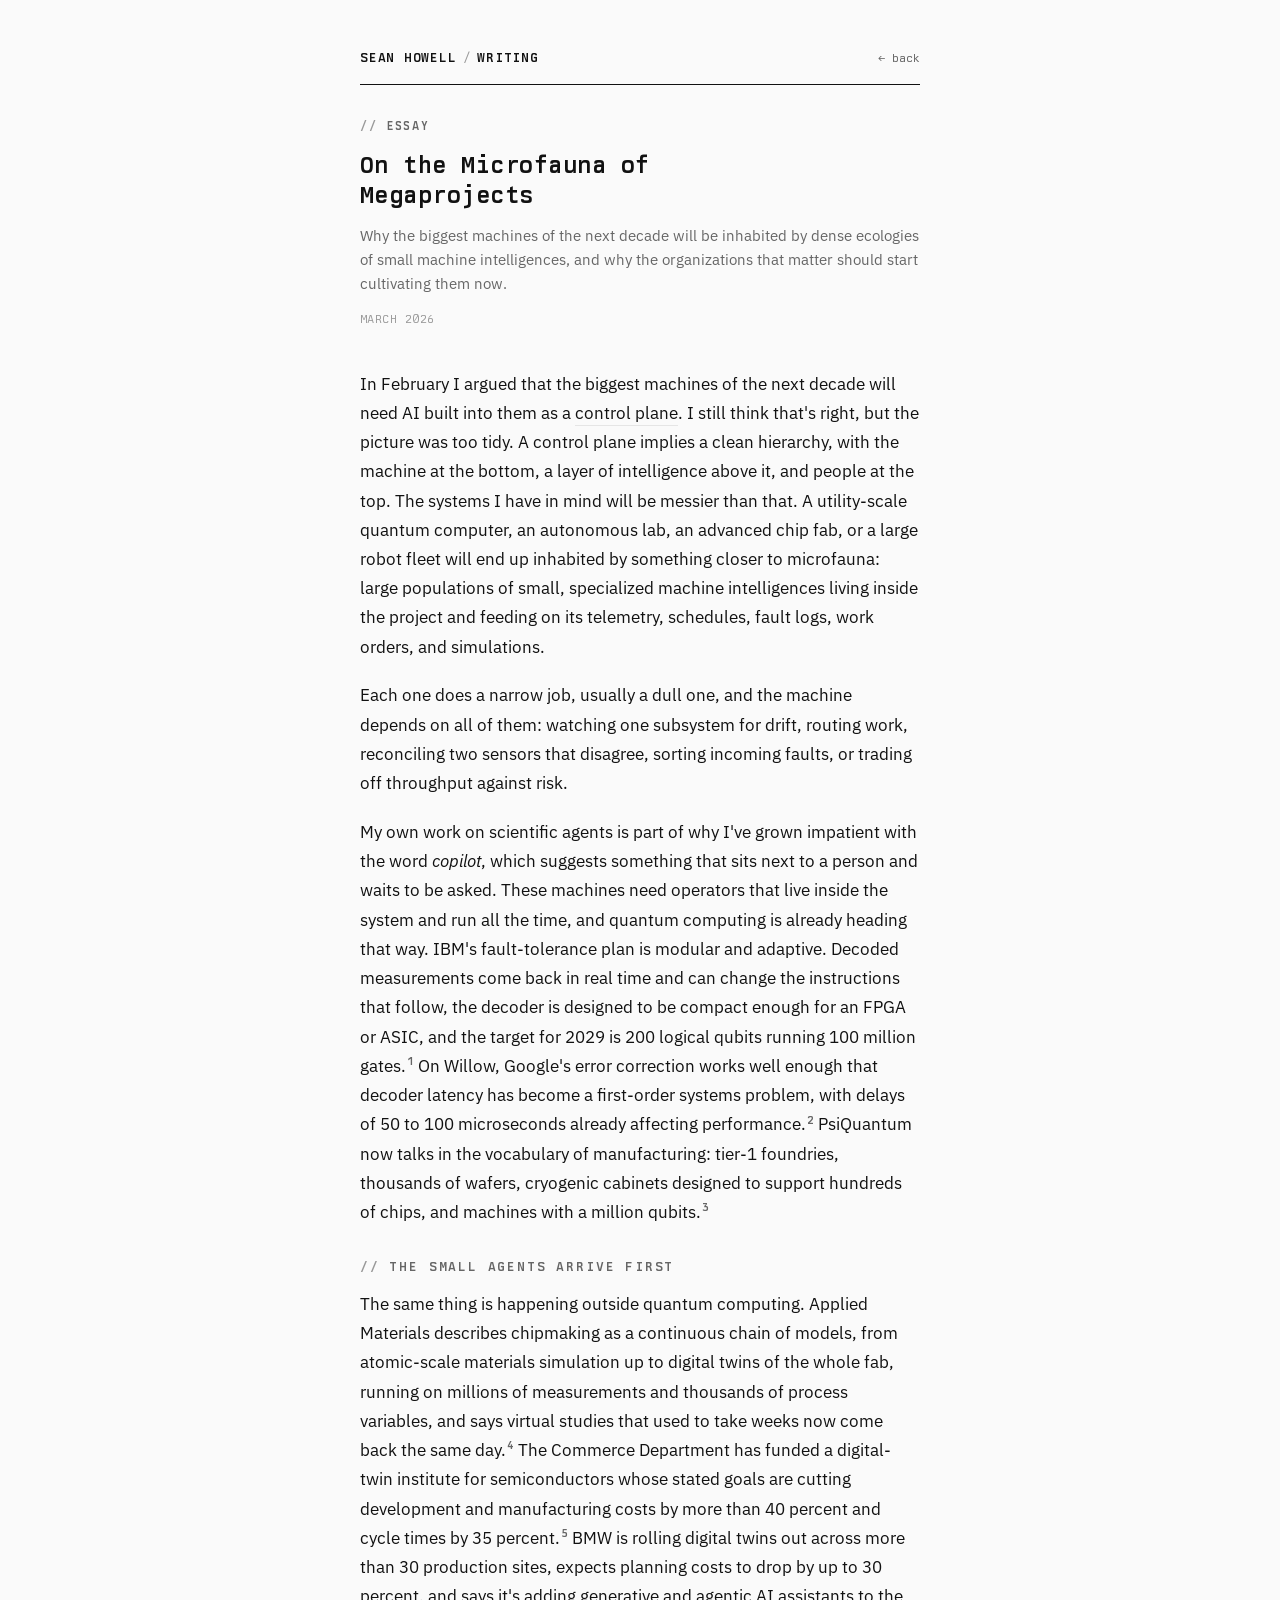
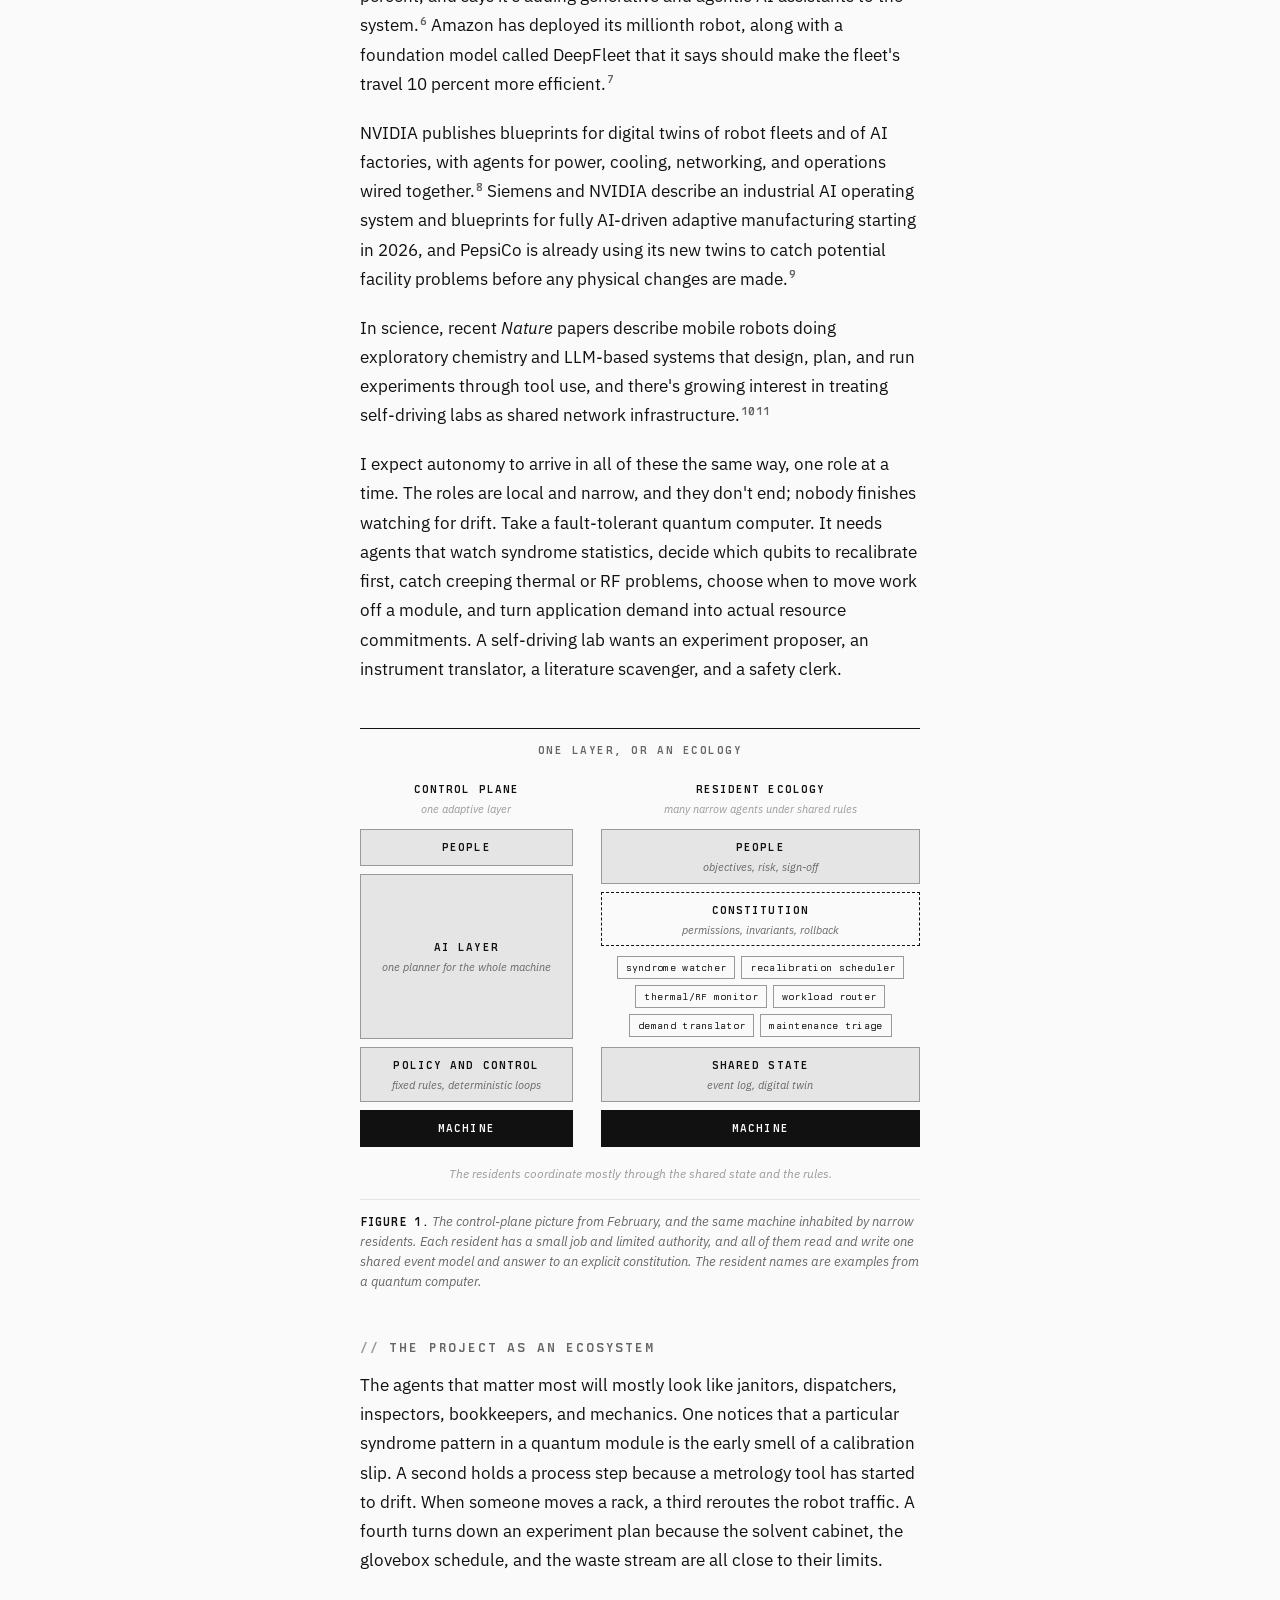
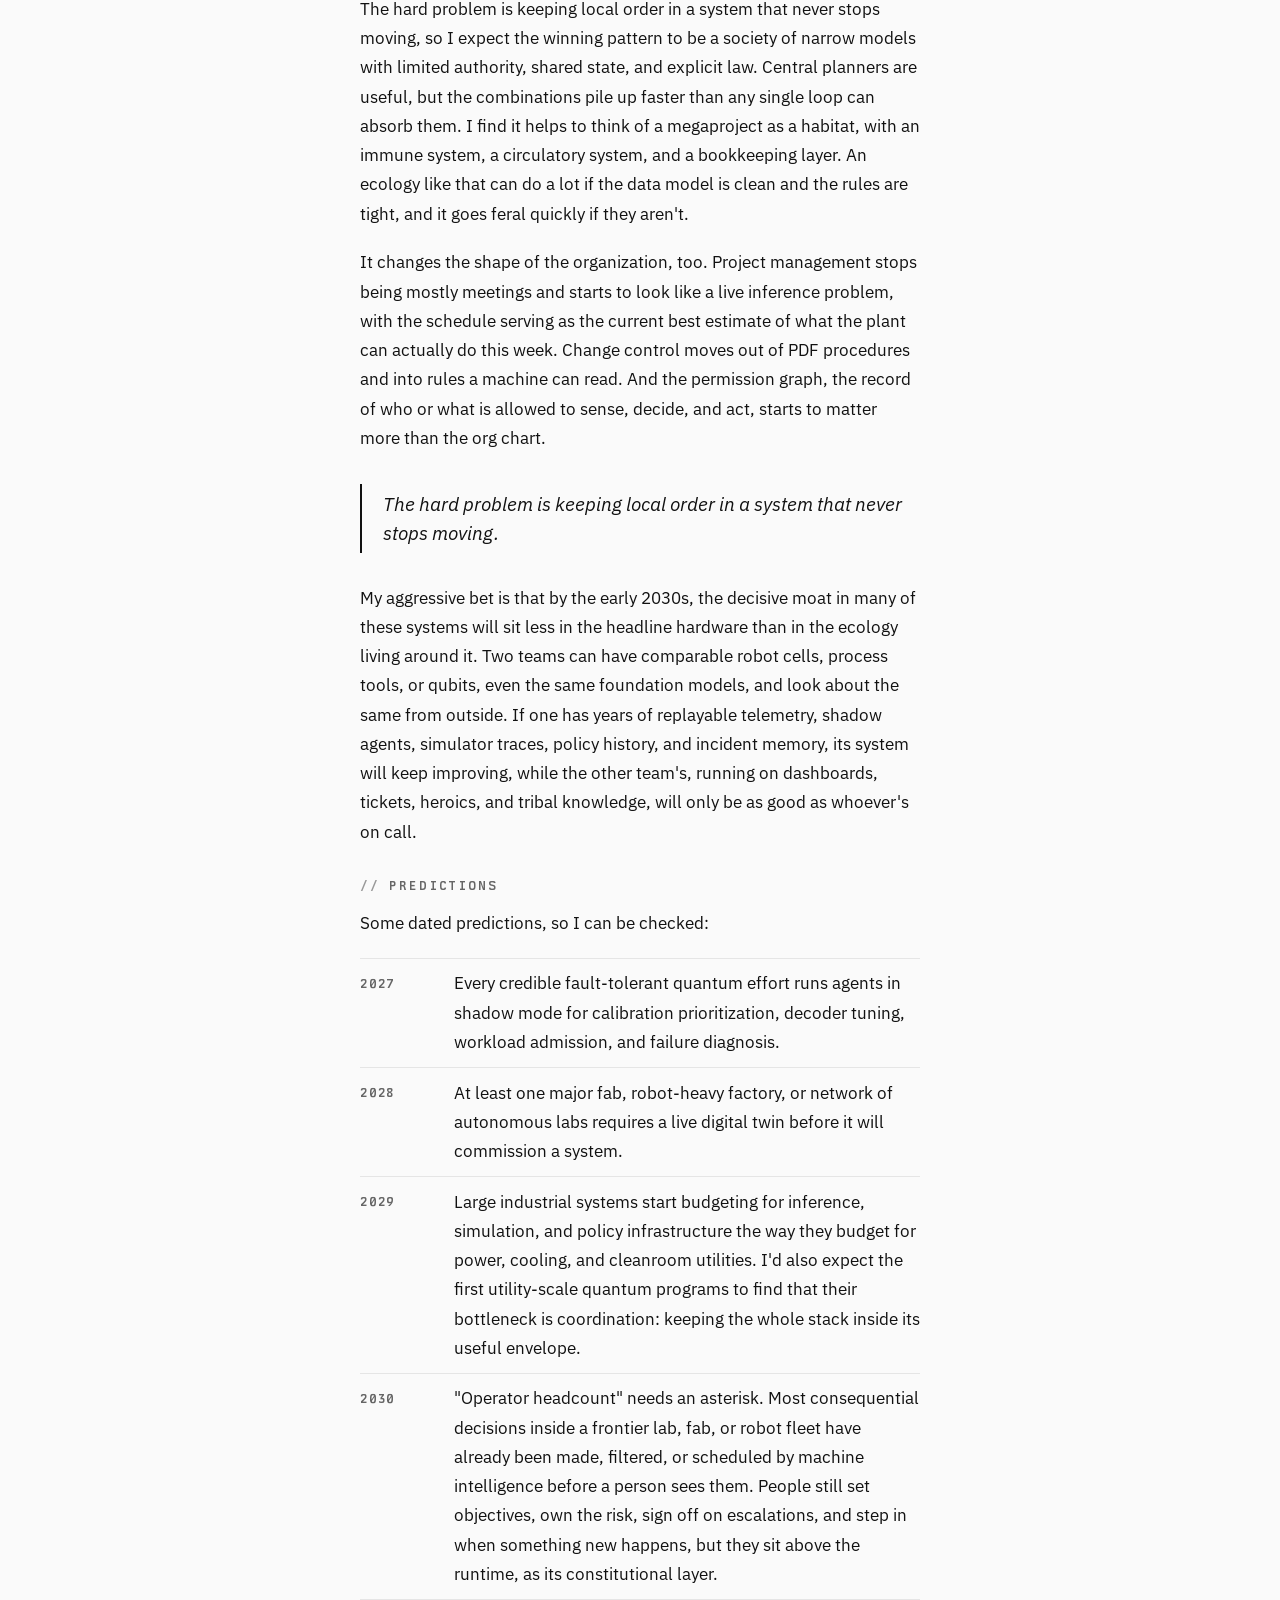
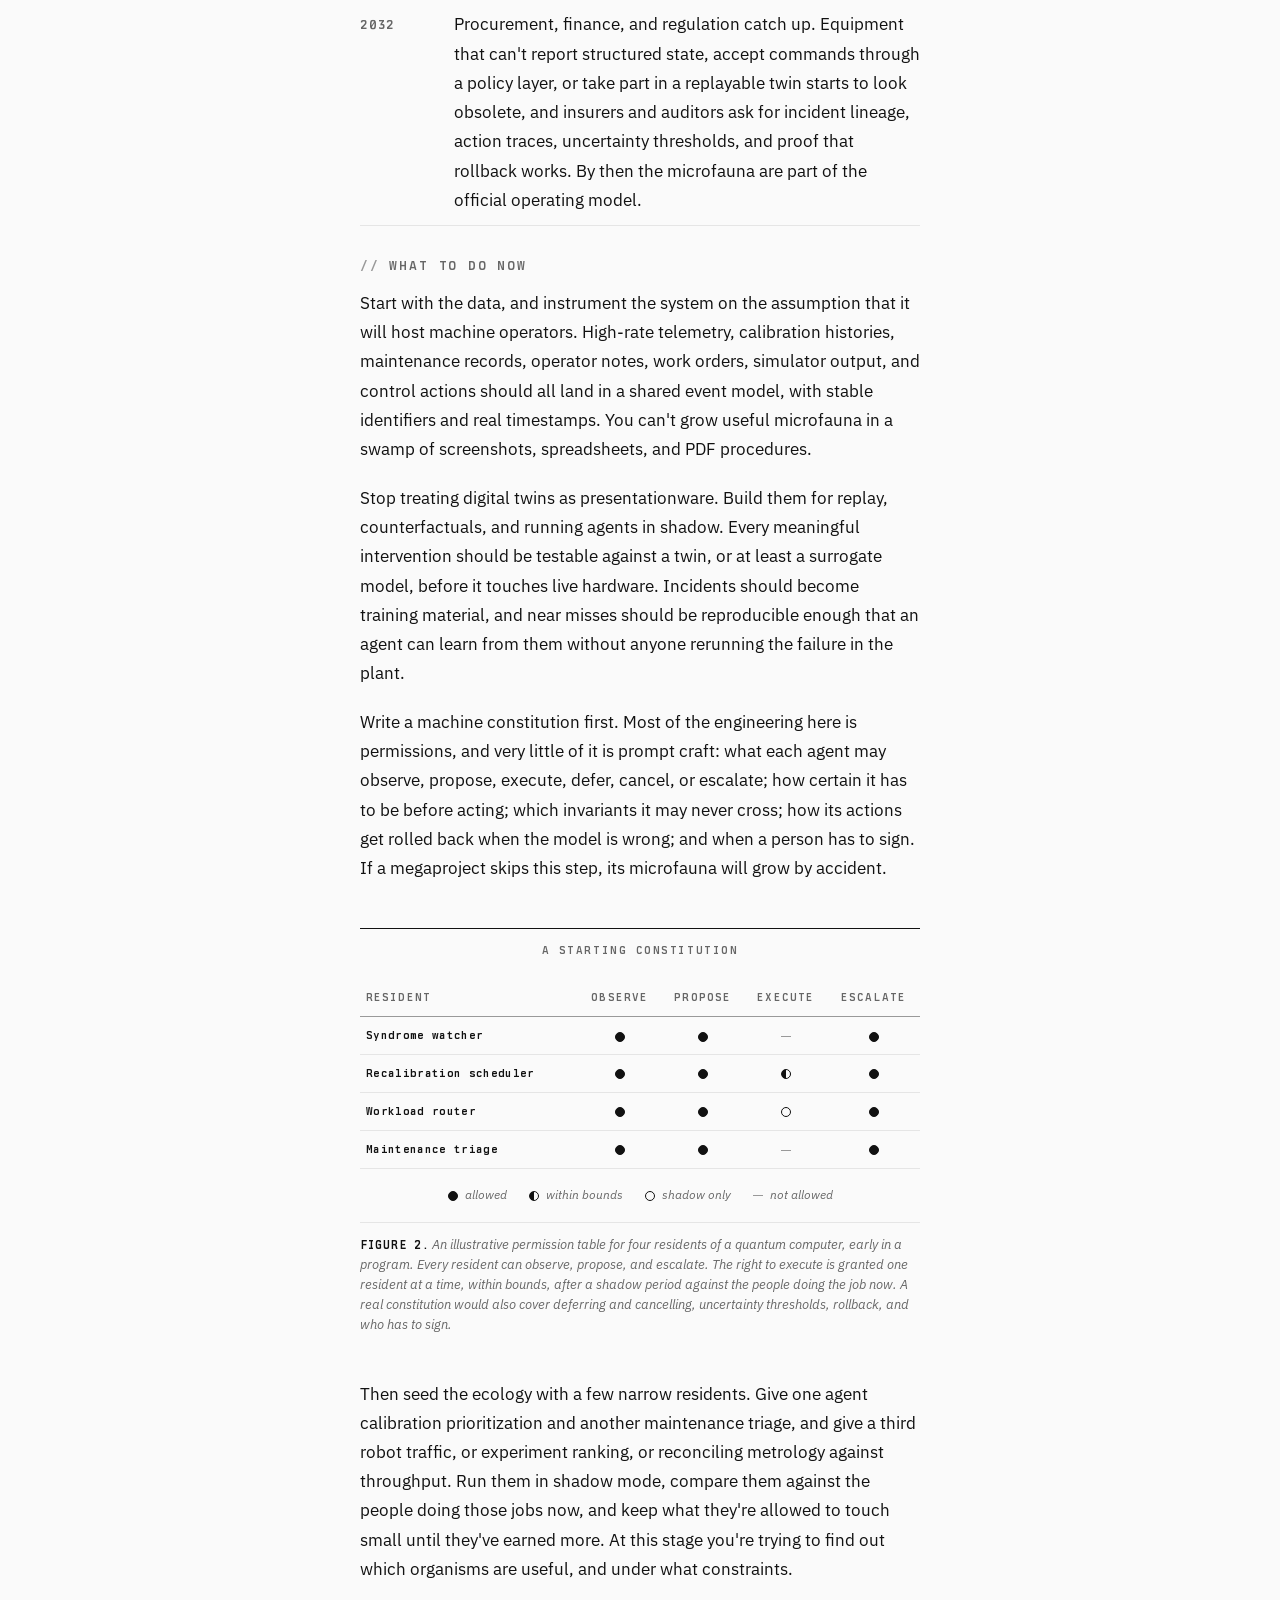
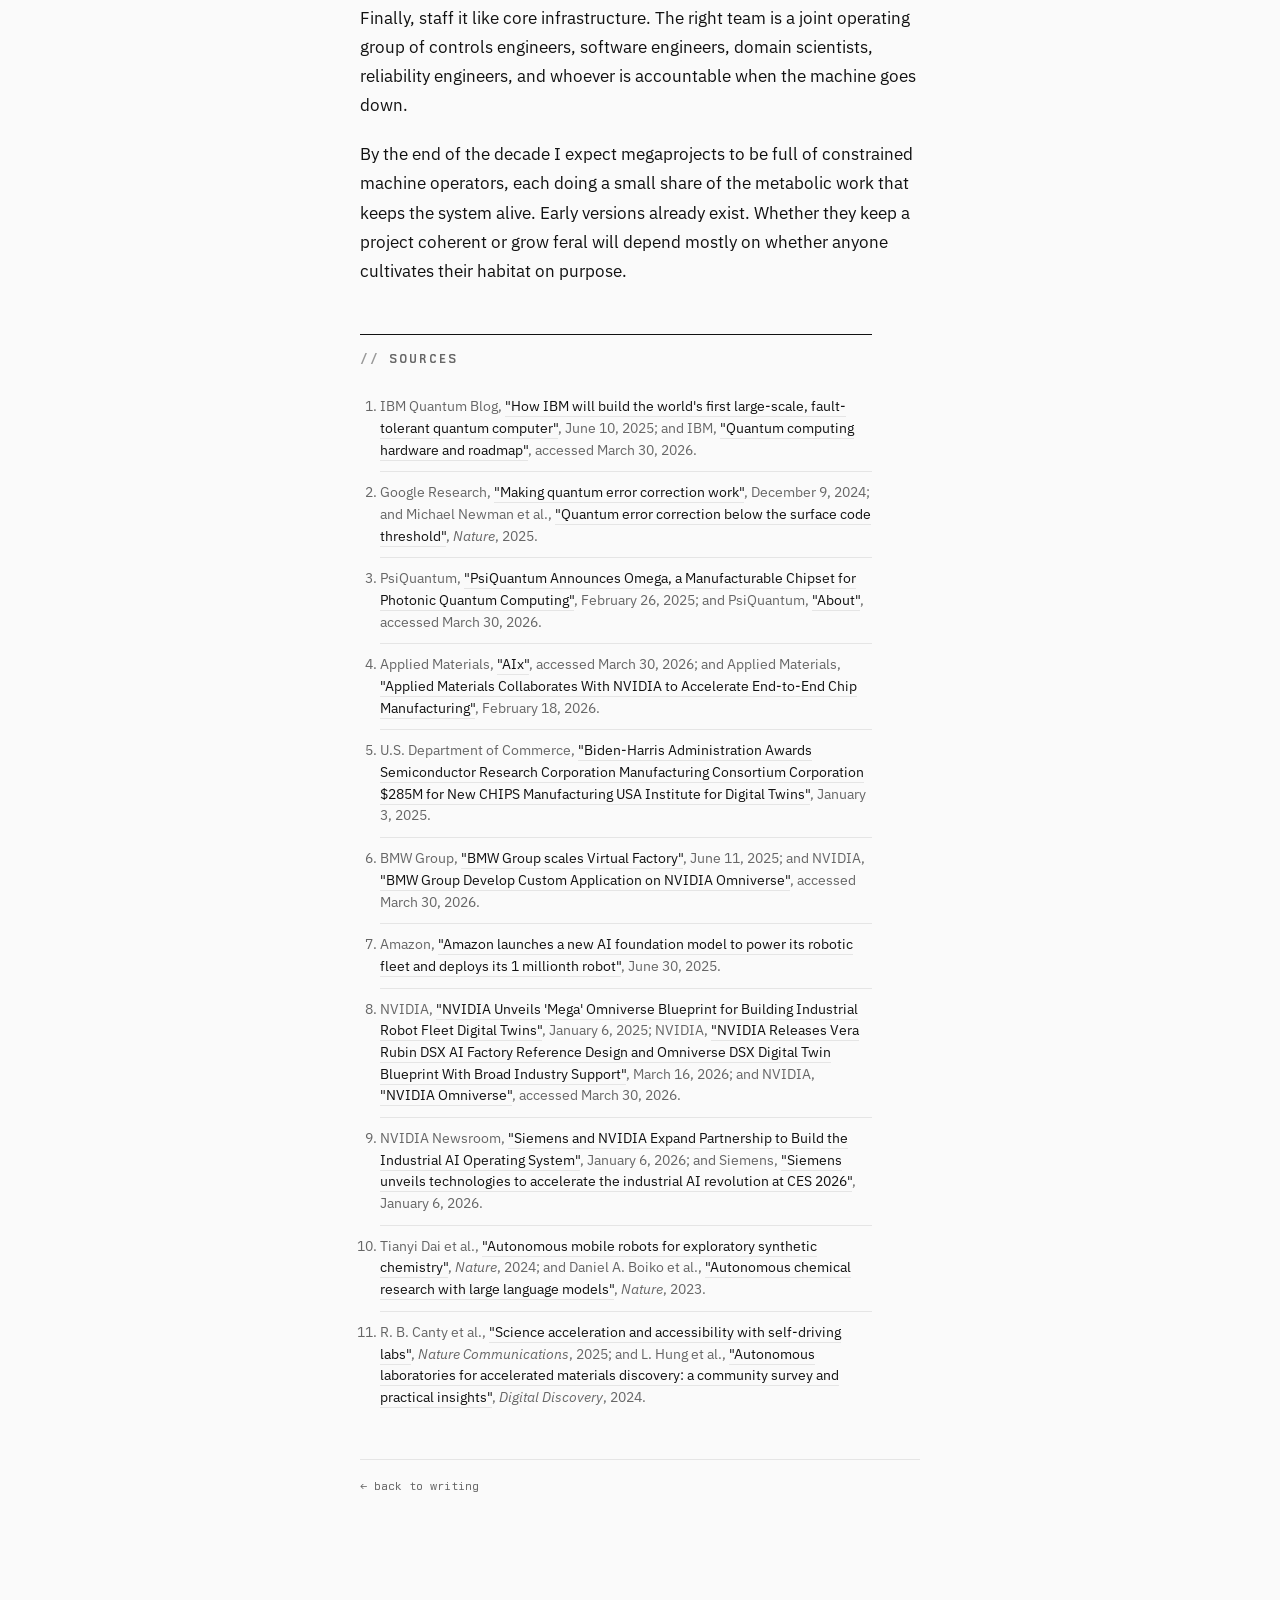
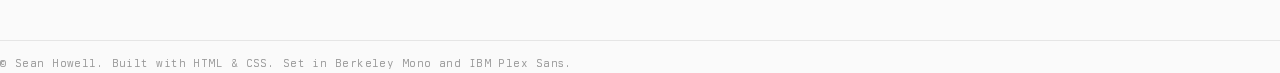
<file: writing/microfauna-of-megaprojects.html>
<!DOCTYPE html>
<html lang="en">
<head>
  <meta charset="utf-8">
  <meta name="viewport" content="width=device-width, initial-scale=1">
  <title>On the Microfauna of Megaprojects</title>
  <meta name="description" content="Why the biggest machines of the next decade will be inhabited by dense ecologies of small machine intelligences, and why the organizations that matter should start cultivating them now.">
  <link rel="icon" href="data:,">
  <link rel="stylesheet" href="/style.css">
</head>
<body class="essay">
  <main class="container">

    <div class="top-strip">
      <a class="brand" href="/">SEAN HOWELL<span class="sep">/</span>WRITING</a>
      <a class="back" href="/writing/">← back</a>
    </div>

    <header class="essay-header">
      <p class="eyebrow">essay</p>
      <h1>On the Microfauna of Megaprojects</h1>
      <p class="dek">Why the biggest machines of the next decade will be inhabited by dense ecologies of small machine intelligences, and why the organizations that matter should start cultivating them now.</p>
      <p class="date">March 2026</p>
    </header>

    <article class="article">

      <p>In February I argued that the biggest machines of the next decade will need AI built into them as a <a href="/writing/ai-control-plane.html">control plane</a>. I still think that's right, but the picture was too tidy. A control plane implies a clean hierarchy, with the machine at the bottom, a layer of intelligence above it, and people at the top. The systems I have in mind will be messier than that. A utility-scale quantum computer, an autonomous lab, an advanced chip fab, or a large robot fleet will end up inhabited by something closer to microfauna: large populations of small, specialized machine intelligences living inside the project and feeding on its telemetry, schedules, fault logs, work orders, and simulations.</p>

      <p>Each one does a narrow job, usually a dull one, and the machine depends on all of them: watching one subsystem for drift, routing work, reconciling two sensors that disagree, sorting incoming faults, or trading off throughput against risk.</p>

      <p>My own work on scientific agents is part of why I've grown impatient with the word <em>copilot</em>, which suggests something that sits next to a person and waits to be asked. These machines need operators that live inside the system and run all the time, and quantum computing is already heading that way. IBM's fault-tolerance plan is modular and adaptive. Decoded measurements come back in real time and can change the instructions that follow, the decoder is designed to be compact enough for an FPGA or ASIC, and the target for 2029 is 200 logical qubits running 100 million gates.<sup class="note"><a href="#ref1">1</a></sup> On Willow, Google's error correction works well enough that decoder latency has become a first-order systems problem, with delays of 50 to 100 microseconds already affecting performance.<sup class="note"><a href="#ref2">2</a></sup> PsiQuantum now talks in the vocabulary of manufacturing: tier-1 foundries, thousands of wafers, cryogenic cabinets designed to support hundreds of chips, and machines with a million qubits.<sup class="note"><a href="#ref3">3</a></sup></p>

      <h2>The small agents arrive first</h2>

      <p>The same thing is happening outside quantum computing. Applied Materials describes chipmaking as a continuous chain of models, from atomic-scale materials simulation up to digital twins of the whole fab, running on millions of measurements and thousands of process variables, and says virtual studies that used to take weeks now come back the same day.<sup class="note"><a href="#ref4">4</a></sup> The Commerce Department has funded a digital-twin institute for semiconductors whose stated goals are cutting development and manufacturing costs by more than 40 percent and cycle times by 35 percent.<sup class="note"><a href="#ref5">5</a></sup> BMW is rolling digital twins out across more than 30 production sites, expects planning costs to drop by up to 30 percent, and says it's adding generative and agentic AI assistants to the system.<sup class="note"><a href="#ref6">6</a></sup> Amazon has deployed its millionth robot, along with a foundation model called DeepFleet that it says should make the fleet's travel 10 percent more efficient.<sup class="note"><a href="#ref7">7</a></sup></p>

      <p>NVIDIA publishes blueprints for digital twins of robot fleets and of AI factories, with agents for power, cooling, networking, and operations wired together.<sup class="note"><a href="#ref8">8</a></sup> Siemens and NVIDIA describe an industrial AI operating system and blueprints for fully AI-driven adaptive manufacturing starting in 2026, and PepsiCo is already using its new twins to catch potential facility problems before any physical changes are made.<sup class="note"><a href="#ref9">9</a></sup></p>

      <p>In science, recent <em>Nature</em> papers describe mobile robots doing exploratory chemistry and LLM-based systems that design, plan, and run experiments through tool use, and there's growing interest in treating self-driving labs as shared network infrastructure.<sup class="note"><a href="#ref10">10</a></sup><sup class="note"><a href="#ref11">11</a></sup></p>

      <p>I expect autonomy to arrive in all of these the same way, one role at a time. The roles are local and narrow, and they don't end; nobody finishes watching for drift. Take a fault-tolerant quantum computer. It needs agents that watch syndrome statistics, decide which qubits to recalibrate first, catch creeping thermal or RF problems, choose when to move work off a module, and turn application demand into actual resource commitments. A self-driving lab wants an experiment proposer, an instrument translator, a literature scavenger, and a safety clerk.</p>

      <figure class="fig">
        <p class="fig-kicker">One layer, or an ecology</p>
        <div class="fig-eco" role="img" aria-label="Two panels. First, the control-plane picture: people above one AI layer, a layer of fixed policy and control, and the machine. Second, the same machine with people above a constitution of permissions and invariants, a row of small resident agents, a shared event model and digital twin, and the machine at the bottom.">
          <div class="eco-panel">
            <p class="eco-head">Control plane<span>one adaptive layer</span></p>
            <div class="eco-box">People</div>
            <div class="eco-box grow">AI layer<span>one planner for the whole machine</span></div>
            <div class="eco-box">Policy and control<span>fixed rules, deterministic loops</span></div>
            <div class="eco-box invert">Machine</div>
          </div>
          <div class="eco-panel">
            <p class="eco-head">Resident ecology<span>many narrow agents under shared rules</span></p>
            <div class="eco-box">People<span>objectives, risk, sign-off</span></div>
            <div class="eco-box law">Constitution<span>permissions, invariants, rollback</span></div>
            <ul class="eco-residents">
              <li>syndrome watcher</li>
              <li>recalibration scheduler</li>
              <li>thermal/RF monitor</li>
              <li>workload router</li>
              <li>demand translator</li>
              <li>maintenance triage</li>
            </ul>
            <div class="eco-box">Shared state<span>event log, digital twin</span></div>
            <div class="eco-box invert">Machine</div>
          </div>
        </div>
        <p class="fig-note">The residents coordinate mostly through the shared state and the rules.</p>
        <figcaption><b>Figure 1.</b> The control-plane picture from February, and the same machine inhabited by narrow residents. Each resident has a small job and limited authority, and all of them read and write one shared event model and answer to an explicit constitution. The resident names are examples from a quantum computer.</figcaption>
      </figure>

      <h2>The project as an ecosystem</h2>

      <p>The agents that matter most will mostly look like janitors, dispatchers, inspectors, bookkeepers, and mechanics. One notices that a particular syndrome pattern in a quantum module is the early smell of a calibration slip. A second holds a process step because a metrology tool has started to drift. When someone moves a rack, a third reroutes the robot traffic. A fourth turns down an experiment plan because the solvent cabinet, the glovebox schedule, and the waste stream are all close to their limits.</p>

      <p>The hard problem is keeping local order in a system that never stops moving, so I expect the winning pattern to be a society of narrow models with limited authority, shared state, and explicit law. Central planners are useful, but the combinations pile up faster than any single loop can absorb them. I find it helps to think of a megaproject as a habitat, with an immune system, a circulatory system, and a bookkeeping layer. An ecology like that can do a lot if the data model is clean and the rules are tight, and it goes feral quickly if they aren't.</p>

      <p>It changes the shape of the organization, too. Project management stops being mostly meetings and starts to look like a live inference problem, with the schedule serving as the current best estimate of what the plant can actually do this week. Change control moves out of PDF procedures and into rules a machine can read. And the permission graph, the record of who or what is allowed to sense, decide, and act, starts to matter more than the org chart.</p>

      <div class="pullquote">
        <p>The hard problem is keeping local order in a system that never stops moving.</p>
      </div>

      <p>My aggressive bet is that by the early 2030s, the decisive moat in many of these systems will sit less in the headline hardware than in the ecology living around it. Two teams can have comparable robot cells, process tools, or qubits, even the same foundation models, and look about the same from outside. If one has years of replayable telemetry, shadow agents, simulator traces, policy history, and incident memory, its system will keep improving, while the other team's, running on dashboards, tickets, heroics, and tribal knowledge, will only be as good as whoever's on call.</p>

      <h2>Predictions</h2>

      <p>Some dated predictions, so I can be checked:</p>

      <dl class="dated">
        <div>
          <dt>2027</dt>
          <dd>Every credible fault-tolerant quantum effort runs agents in shadow mode for calibration prioritization, decoder tuning, workload admission, and failure diagnosis.</dd>
        </div>
        <div>
          <dt>2028</dt>
          <dd>At least one major fab, robot-heavy factory, or network of autonomous labs requires a live digital twin before it will commission a system.</dd>
        </div>
        <div>
          <dt>2029</dt>
          <dd>Large industrial systems start budgeting for inference, simulation, and policy infrastructure the way they budget for power, cooling, and cleanroom utilities. I'd also expect the first utility-scale quantum programs to find that their bottleneck is coordination: keeping the whole stack inside its useful envelope.</dd>
        </div>
        <div>
          <dt>2030</dt>
          <dd>"Operator headcount" needs an asterisk. Most consequential decisions inside a frontier lab, fab, or robot fleet have already been made, filtered, or scheduled by machine intelligence before a person sees them. People still set objectives, own the risk, sign off on escalations, and step in when something new happens, but they sit above the runtime, as its constitutional layer.</dd>
        </div>
        <div>
          <dt>2032</dt>
          <dd>Procurement, finance, and regulation catch up. Equipment that can't report structured state, accept commands through a policy layer, or take part in a replayable twin starts to look obsolete, and insurers and auditors ask for incident lineage, action traces, uncertainty thresholds, and proof that rollback works. By then the microfauna are part of the official operating model.</dd>
        </div>
      </dl>

      <h2>What to do now</h2>

      <p>Start with the data, and instrument the system on the assumption that it will host machine operators. High-rate telemetry, calibration histories, maintenance records, operator notes, work orders, simulator output, and control actions should all land in a shared event model, with stable identifiers and real timestamps. You can't grow useful microfauna in a swamp of screenshots, spreadsheets, and PDF procedures.</p>

      <p>Stop treating digital twins as presentationware. Build them for replay, counterfactuals, and running agents in shadow. Every meaningful intervention should be testable against a twin, or at least a surrogate model, before it touches live hardware. Incidents should become training material, and near misses should be reproducible enough that an agent can learn from them without anyone rerunning the failure in the plant.</p>

      <p>Write a machine constitution first. Most of the engineering here is permissions, and very little of it is prompt craft: what each agent may observe, propose, execute, defer, cancel, or escalate; how certain it has to be before acting; which invariants it may never cross; how its actions get rolled back when the model is wrong; and when a person has to sign. If a megaproject skips this step, its microfauna will grow by accident.</p>

      <figure class="fig">
        <p class="fig-kicker">A starting constitution</p>
        <div class="fig-table">
          <table class="fig-perm">
            <caption class="sr-only">Illustrative permissions for four resident agents early in a program</caption>
            <thead>
              <tr>
                <th scope="col">Resident</th>
                <th scope="col">Observe</th>
                <th scope="col">Propose</th>
                <th scope="col">Execute</th>
                <th scope="col">Escalate</th>
              </tr>
            </thead>
            <tbody>
              <tr>
                <th scope="row">Syndrome watcher</th>
                <td><i class="mark yes" aria-hidden="true"></i><span class="sr-only">allowed</span></td>
                <td><i class="mark yes" aria-hidden="true"></i><span class="sr-only">allowed</span></td>
                <td><i class="mark no" aria-hidden="true"></i><span class="sr-only">not allowed</span></td>
                <td><i class="mark yes" aria-hidden="true"></i><span class="sr-only">allowed</span></td>
              </tr>
              <tr>
                <th scope="row">Recalibration scheduler</th>
                <td><i class="mark yes" aria-hidden="true"></i><span class="sr-only">allowed</span></td>
                <td><i class="mark yes" aria-hidden="true"></i><span class="sr-only">allowed</span></td>
                <td><i class="mark bounded" aria-hidden="true"></i><span class="sr-only">allowed within bounds</span></td>
                <td><i class="mark yes" aria-hidden="true"></i><span class="sr-only">allowed</span></td>
              </tr>
              <tr>
                <th scope="row">Workload router</th>
                <td><i class="mark yes" aria-hidden="true"></i><span class="sr-only">allowed</span></td>
                <td><i class="mark yes" aria-hidden="true"></i><span class="sr-only">allowed</span></td>
                <td><i class="mark" aria-hidden="true"></i><span class="sr-only">shadow only</span></td>
                <td><i class="mark yes" aria-hidden="true"></i><span class="sr-only">allowed</span></td>
              </tr>
              <tr>
                <th scope="row">Maintenance triage</th>
                <td><i class="mark yes" aria-hidden="true"></i><span class="sr-only">allowed</span></td>
                <td><i class="mark yes" aria-hidden="true"></i><span class="sr-only">allowed</span></td>
                <td><i class="mark no" aria-hidden="true"></i><span class="sr-only">not allowed</span></td>
                <td><i class="mark yes" aria-hidden="true"></i><span class="sr-only">allowed</span></td>
              </tr>
            </tbody>
          </table>
        </div>
        <ul class="fig-key" aria-hidden="true">
          <li><i class="mark yes"></i>allowed</li>
          <li><i class="mark bounded"></i>within bounds</li>
          <li><i class="mark"></i>shadow only</li>
          <li><i class="mark no"></i>not allowed</li>
        </ul>
        <figcaption><b>Figure 2.</b> An illustrative permission table for four residents of a quantum computer, early in a program. Every resident can observe, propose, and escalate. The right to execute is granted one resident at a time, within bounds, after a shadow period against the people doing the job now. A real constitution would also cover deferring and cancelling, uncertainty thresholds, rollback, and who has to sign.</figcaption>
      </figure>

      <p>Then seed the ecology with a few narrow residents. Give one agent calibration prioritization and another maintenance triage, and give a third robot traffic, or experiment ranking, or reconciling metrology against throughput. Run them in shadow mode, compare them against the people doing those jobs now, and keep what they're allowed to touch small until they've earned more. At this stage you're trying to find out which organisms are useful, and under what constraints.</p>

      <p>Finally, staff it like core infrastructure. The right team is a joint operating group of controls engineers, software engineers, domain scientists, reliability engineers, and whoever is accountable when the machine goes down.</p>

      <p>By the end of the decade I expect megaprojects to be full of constrained machine operators, each doing a small share of the metabolic work that keeps the system alive. Early versions already exist. Whether they keep a project coherent or grow feral will depend mostly on whether anyone cultivates their habitat on purpose.</p>

    </article>

    <section class="sources" aria-labelledby="sources-heading">
      <h2 id="sources-heading">sources</h2>
      <ol>
        <li id="ref1">
          IBM Quantum Blog,
          <a href="https://www.ibm.com/quantum/blog/large-scale-ftqc">"How IBM will build the world's first large-scale, fault-tolerant quantum computer"</a>,
          June 10, 2025; and IBM,
          <a href="https://www.ibm.com/quantum/hardware">"Quantum computing hardware and roadmap"</a>,
          accessed March 30, 2026.
        </li>
        <li id="ref2">
          Google Research,
          <a href="https://research.google/blog/making-quantum-error-correction-work/">"Making quantum error correction work"</a>,
          December 9, 2024; and Michael Newman et al.,
          <a href="https://www.nature.com/articles/s41586-024-08449-y">"Quantum error correction below the surface code threshold"</a>,
          <em>Nature</em>, 2025.
        </li>
        <li id="ref3">
          PsiQuantum,
          <a href="https://www.psiquantum.com/news-import/omega">"PsiQuantum Announces Omega, a Manufacturable Chipset for Photonic Quantum Computing"</a>,
          February 26, 2025; and PsiQuantum,
          <a href="https://www.psiquantum.com/about">"About"</a>,
          accessed March 30, 2026.
        </li>
        <li id="ref4">
          Applied Materials,
          <a href="https://www.appliedmaterials.com/us/en/semiconductor/solutions-and-software/ai-x.html">"AIx"</a>,
          accessed March 30, 2026; and Applied Materials,
          <a href="https://www.appliedmaterials.com/us/en/newsroom/quick-takes/applied-materials-accelerates-end-to-end-chip-manufacturing-with-nvidia-ai.html">"Applied Materials Collaborates With NVIDIA to Accelerate End-to-End Chip Manufacturing"</a>,
          February 18, 2026.
        </li>
        <li id="ref5">
          U.S. Department of Commerce,
          <a href="https://www.commerce.gov/news/press-releases/2025/01/biden-harris-administration-awards-semiconductor-research-corporation">"Biden-Harris Administration Awards Semiconductor Research Corporation Manufacturing Consortium Corporation $285M for New CHIPS Manufacturing USA Institute for Digital Twins"</a>,
          January 3, 2025.
        </li>
        <li id="ref6">
          BMW Group,
          <a href="https://www.press.bmwgroup.com/global/article/detail/T0450699EN/bmw-group-scales-virtual-factory?language=en">"BMW Group scales Virtual Factory"</a>,
          June 11, 2025; and NVIDIA,
          <a href="https://www.nvidia.com/en-us/case-studies/bmw-group-develop/">"BMW Group Develop Custom Application on NVIDIA Omniverse"</a>,
          accessed March 30, 2026.
        </li>
        <li id="ref7">
          Amazon,
          <a href="https://www.aboutamazon.com/news/operations/amazon-million-robots-ai-foundation-model">"Amazon launches a new AI foundation model to power its robotic fleet and deploys its 1 millionth robot"</a>,
          June 30, 2025.
        </li>
        <li id="ref8">
          NVIDIA,
          <a href="https://blogs.nvidia.com/blog/mega-omniverse-blueprint/">"NVIDIA Unveils 'Mega' Omniverse Blueprint for Building Industrial Robot Fleet Digital Twins"</a>,
          January 6, 2025; NVIDIA,
          <a href="https://nvidianews.nvidia.com/news/nvidia-releases-vera-rubin-dsx-ai-factory-reference-design-and-omniverse-dsx-digital-twin-blueprint-with-broad-industry-support">"NVIDIA Releases Vera Rubin DSX AI Factory Reference Design and Omniverse DSX Digital Twin Blueprint With Broad Industry Support"</a>,
          March 16, 2026; and NVIDIA,
          <a href="https://www.nvidia.com/en-us/omniverse/">"NVIDIA Omniverse"</a>,
          accessed March 30, 2026.
        </li>
        <li id="ref9">
          NVIDIA Newsroom,
          <a href="https://nvidianews.nvidia.com/news/siemens-and-nvidia-expand-partnership-industrial-ai-operating-system">"Siemens and NVIDIA Expand Partnership to Build the Industrial AI Operating System"</a>,
          January 6, 2026; and Siemens,
          <a href="https://press.siemens.com/global/en/pressrelease/siemens-unveils-technologies-accelerate-industrial-ai-revolution-ces-2026">"Siemens unveils technologies to accelerate the industrial AI revolution at CES 2026"</a>,
          January 6, 2026.
        </li>
        <li id="ref10">
          Tianyi Dai et al.,
          <a href="https://www.nature.com/articles/s41586-024-08173-7">"Autonomous mobile robots for exploratory synthetic chemistry"</a>,
          <em>Nature</em>, 2024; and Daniel A. Boiko et al.,
          <a href="https://www.nature.com/articles/s41586-023-06792-0">"Autonomous chemical research with large language models"</a>,
          <em>Nature</em>, 2023.
        </li>
        <li id="ref11">
          R. B. Canty et al.,
          <a href="https://www.nature.com/articles/s41467-025-59231-1">"Science acceleration and accessibility with self-driving labs"</a>,
          <em>Nature Communications</em>, 2025; and L. Hung et al.,
          <a href="https://pubs.rsc.org/en/content/articlelanding/2024/dd/d4dd00059e">"Autonomous laboratories for accelerated materials discovery: a community survey and practical insights"</a>,
          <em>Digital Discovery</em>, 2024.
        </li>
      </ol>
    </section>

    <div class="bottom-strip">
      <a class="back" href="/writing/">← back to writing</a>
    </div>

  </main>

  <footer class="site-footer">
    &copy; Sean Howell. Built with HTML &amp; CSS. Set in Berkeley Mono and IBM Plex Sans.
  </footer>

</body>
</html>
</file>
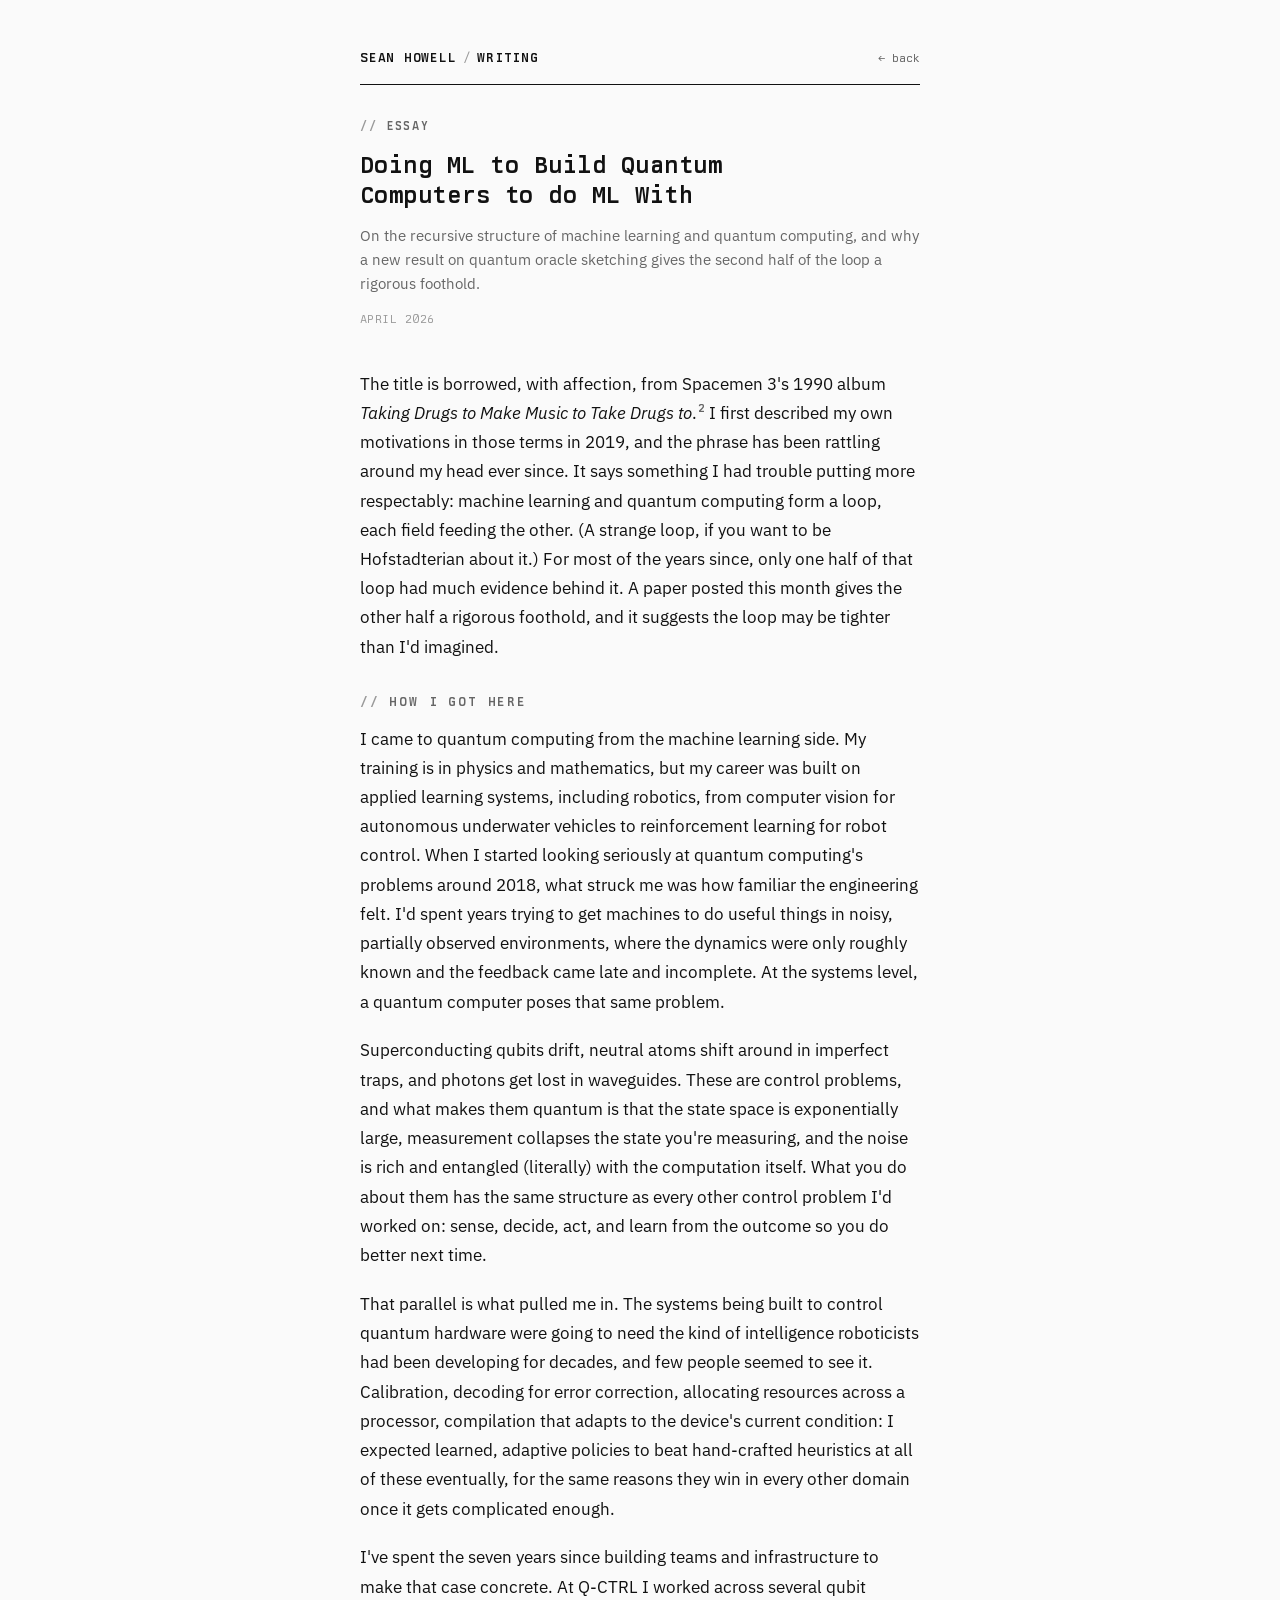
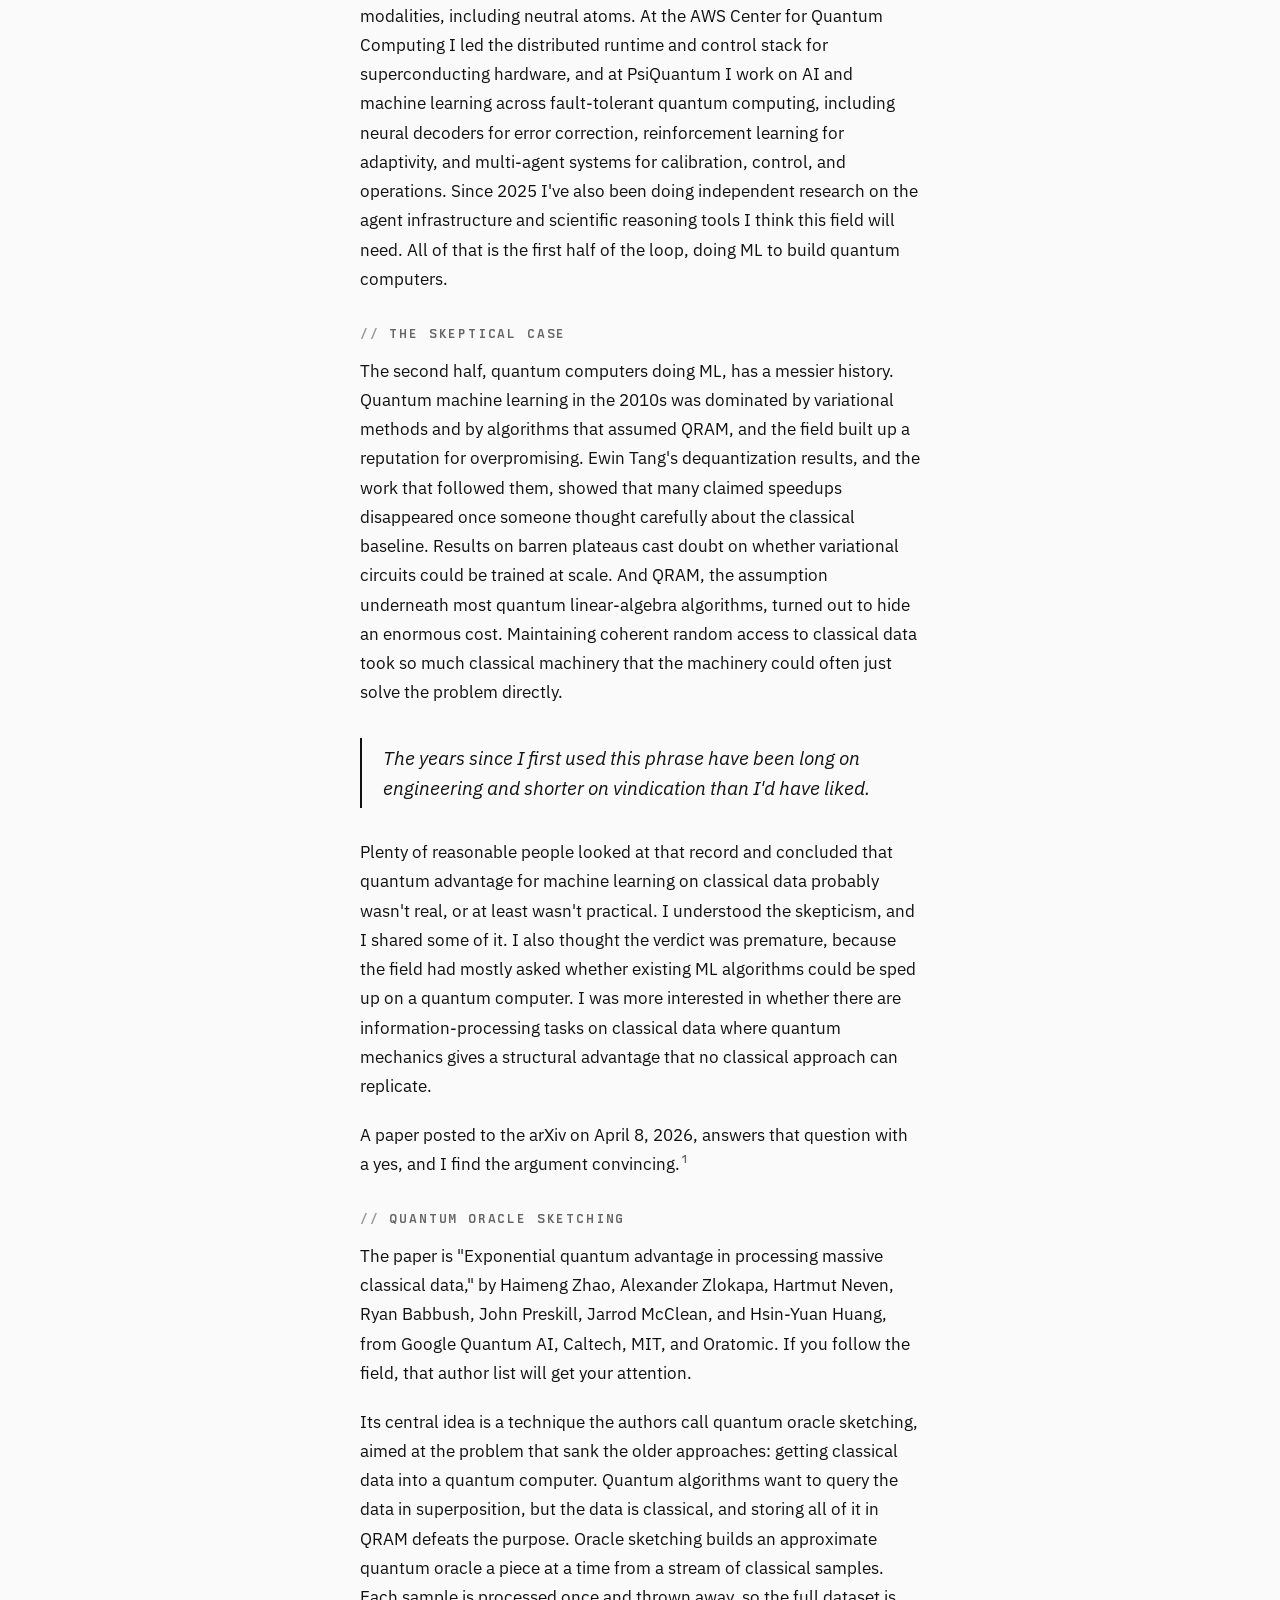
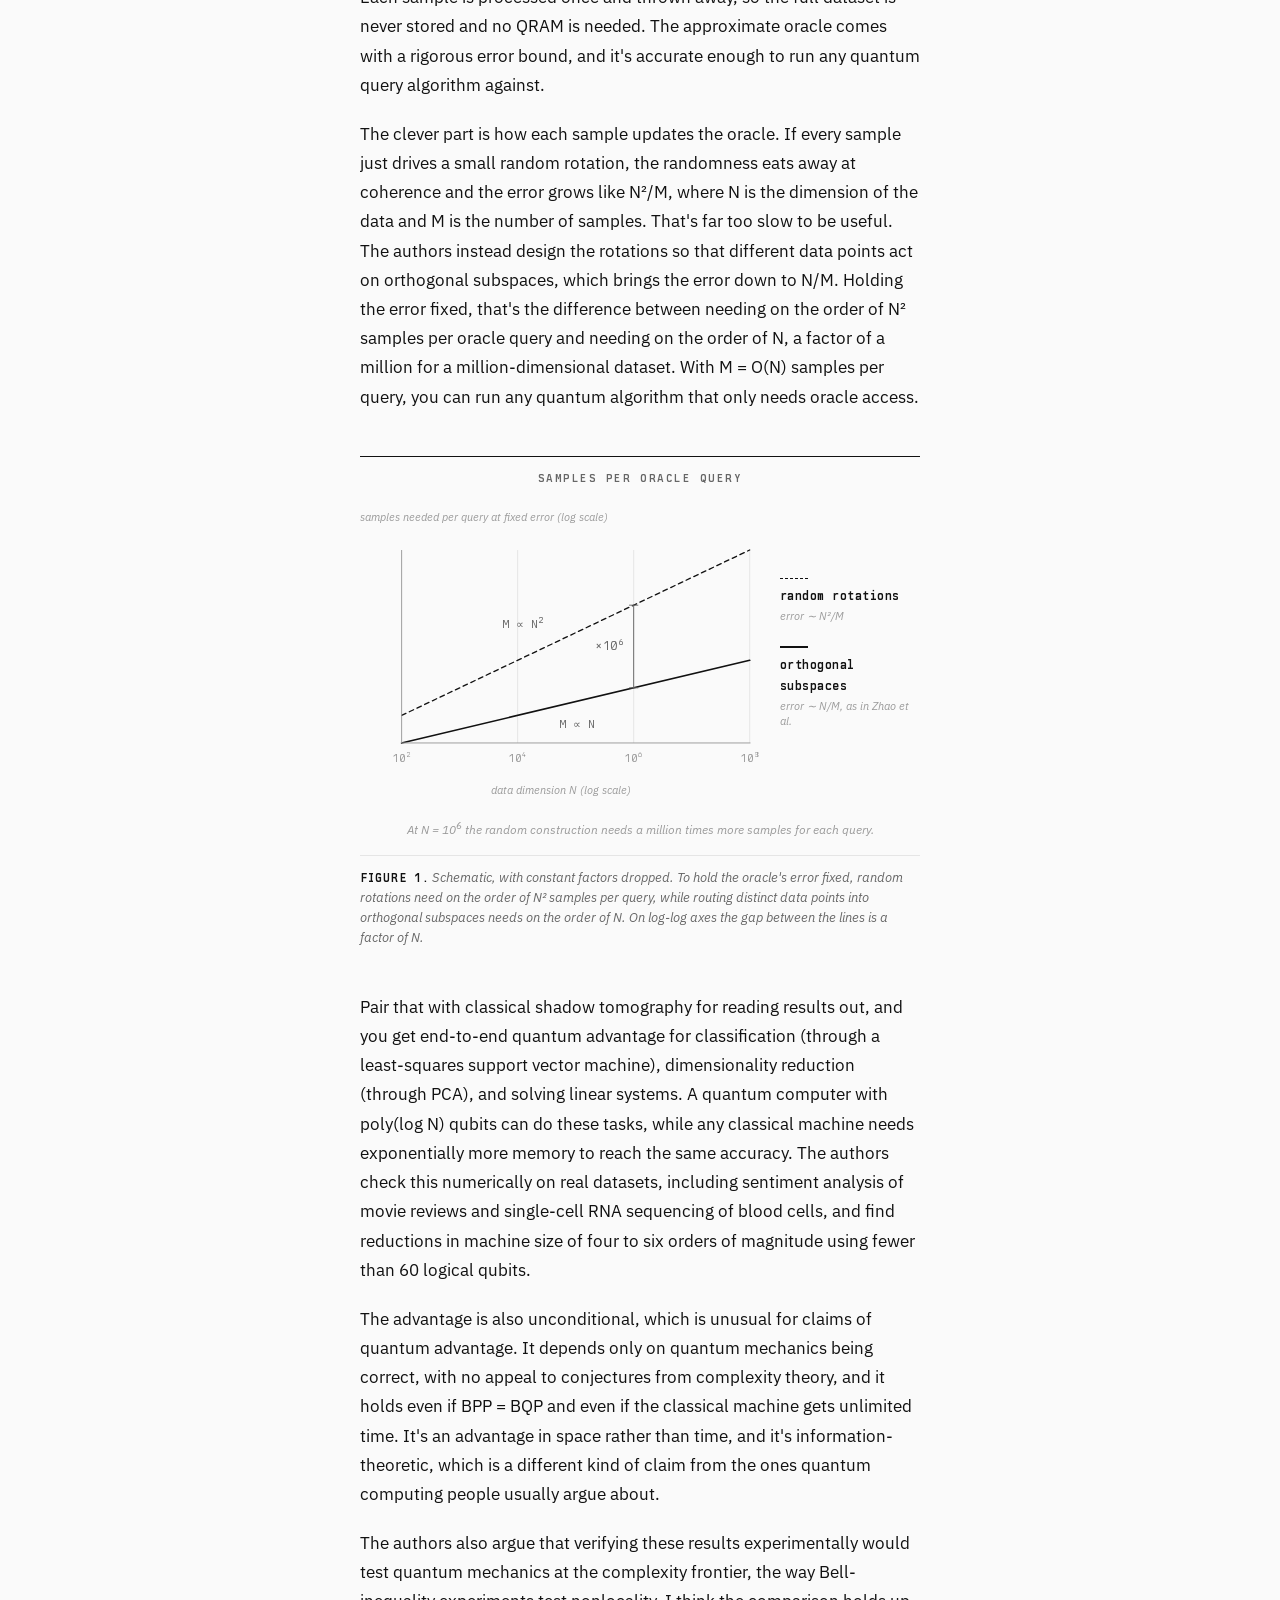
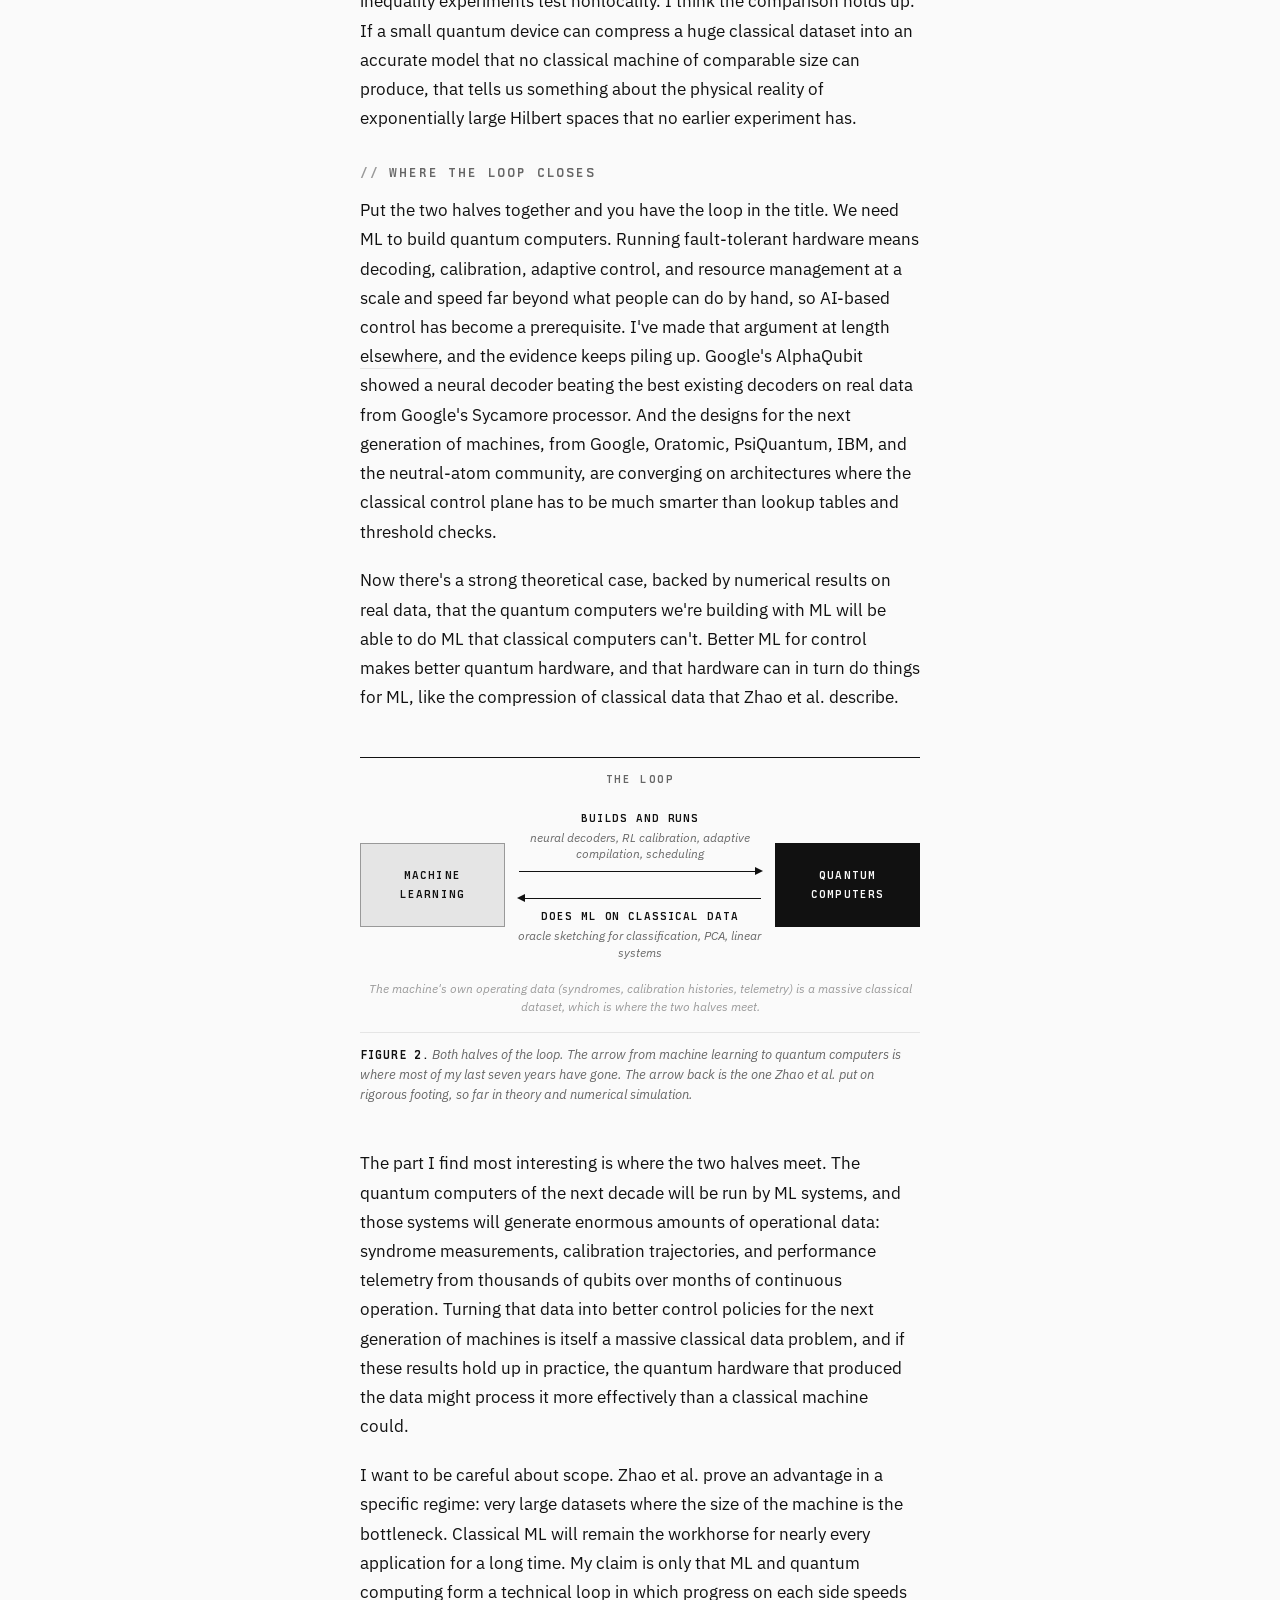
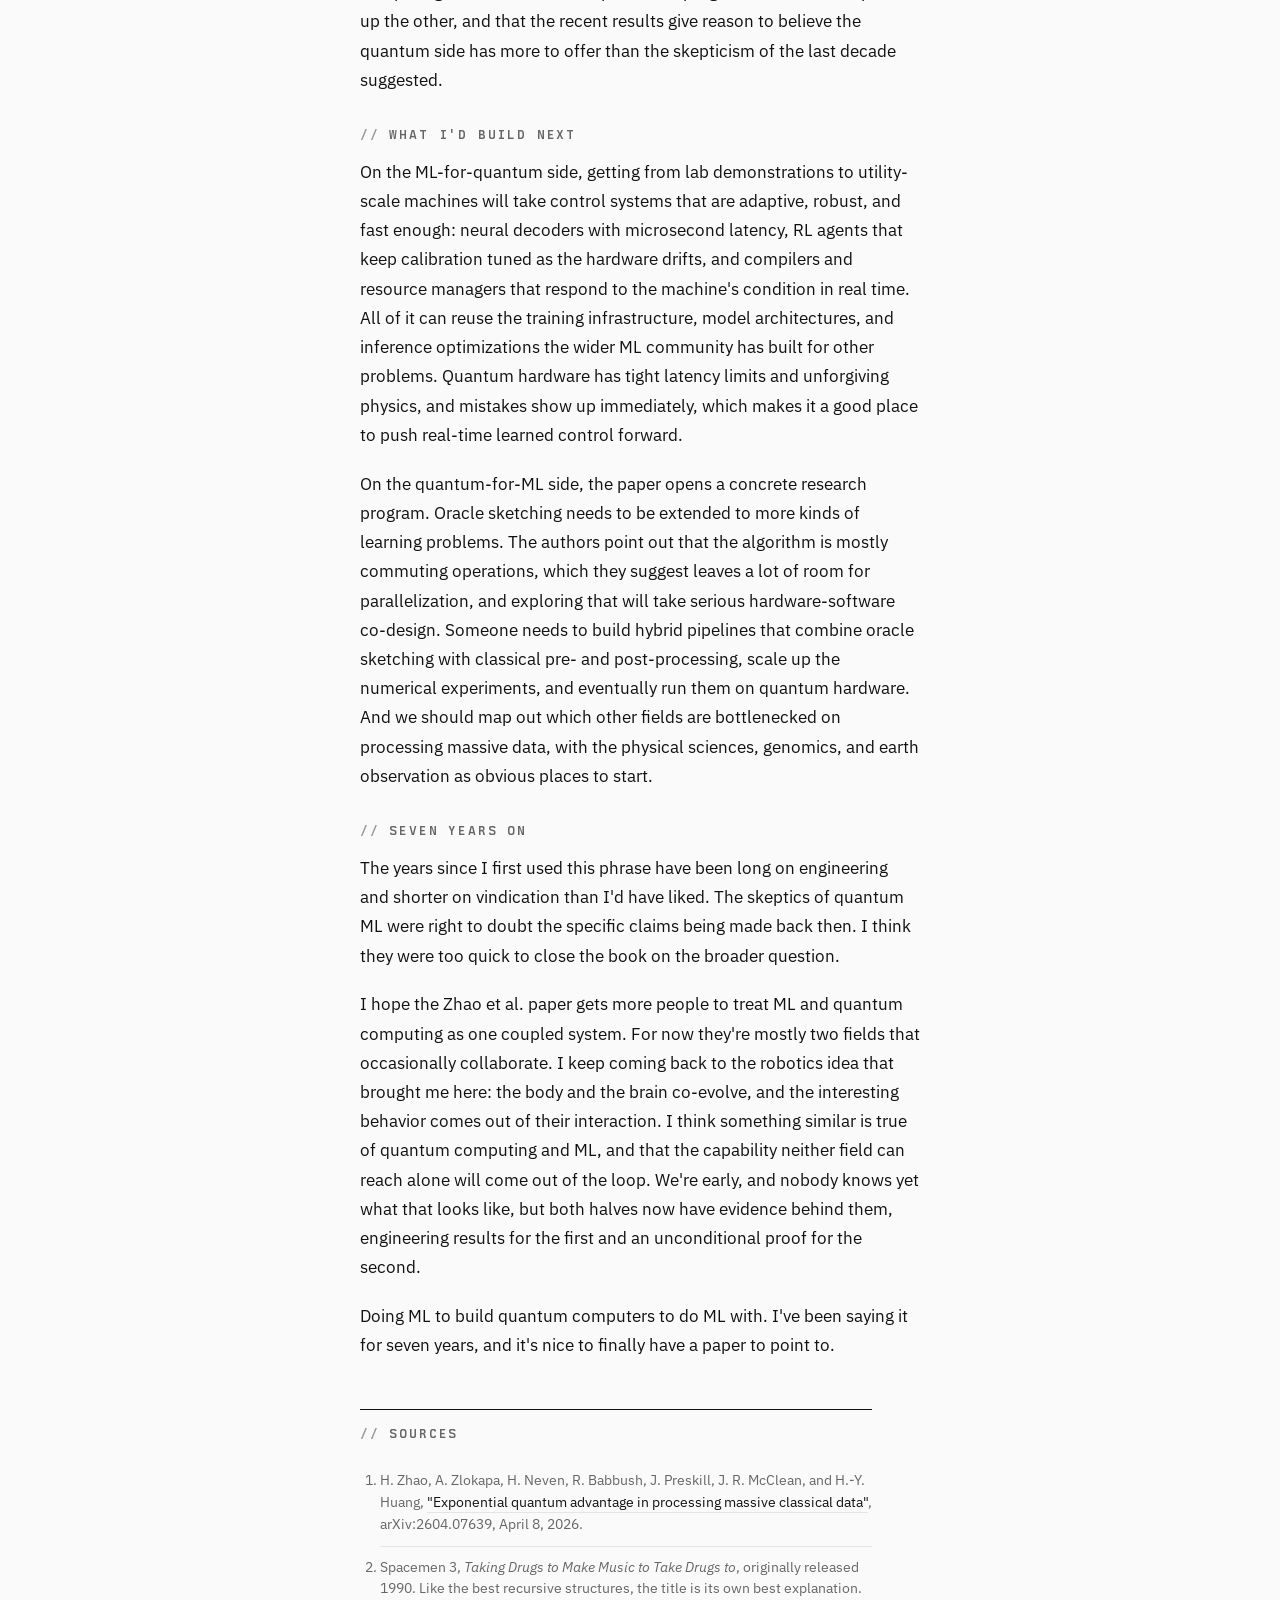
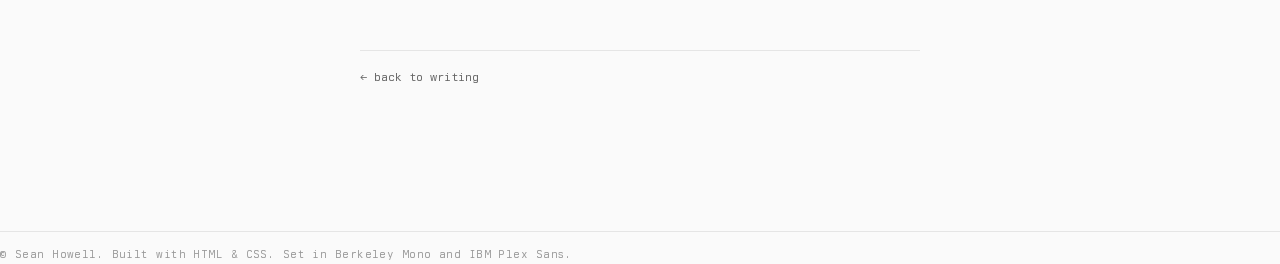
<file: writing/ml-quantum-loop.html>
<!DOCTYPE html>
<html lang="en">
<head>
  <meta charset="utf-8">
  <meta name="viewport" content="width=device-width, initial-scale=1">
  <title>Doing ML to Build Quantum Computers to do ML With</title>
  <meta name="description" content="On the recursive structure of machine learning and quantum computing, and why a new result on quantum oracle sketching gives the second half of the loop a rigorous foothold.">
  <link rel="icon" href="data:,">
  <link rel="stylesheet" href="/style.css">
</head>
<body class="essay">
  <main class="container">

    <div class="top-strip">
      <a class="brand" href="/">SEAN HOWELL<span class="sep">/</span>WRITING</a>
      <a class="back" href="/writing/">← back</a>
    </div>

    <header class="essay-header">
      <p class="eyebrow">essay</p>
      <h1>Doing ML to Build Quantum Computers to do ML With</h1>
      <p class="dek">On the recursive structure of machine learning and quantum computing, and why a new result on quantum oracle sketching gives the second half of the loop a rigorous foothold.</p>
      <p class="date">April 2026</p>
    </header>

    <article class="article">

      <p>The title is borrowed, with affection, from Spacemen 3's 1990 album <em>Taking Drugs to Make Music to Take Drugs to</em>.<sup class="note"><a href="#ref2">2</a></sup> I first described my own motivations in those terms in 2019, and the phrase has been rattling around my head ever since. It says something I had trouble putting more respectably: machine learning and quantum computing form a loop, each field feeding the other. (A strange loop, if you want to be Hofstadterian about it.) For most of the years since, only one half of that loop had much evidence behind it. A paper posted this month gives the other half a rigorous foothold, and it suggests the loop may be tighter than I'd imagined.</p>

      <h2>How I got here</h2>

      <p>I came to quantum computing from the machine learning side. My training is in physics and mathematics, but my career was built on applied learning systems, including robotics, from computer vision for autonomous underwater vehicles to reinforcement learning for robot control. When I started looking seriously at quantum computing's problems around 2018, what struck me was how familiar the engineering felt. I'd spent years trying to get machines to do useful things in noisy, partially observed environments, where the dynamics were only roughly known and the feedback came late and incomplete. At the systems level, a quantum computer poses that same problem.</p>

      <p>Superconducting qubits drift, neutral atoms shift around in imperfect traps, and photons get lost in waveguides. These are control problems, and what makes them quantum is that the state space is exponentially large, measurement collapses the state you're measuring, and the noise is rich and entangled (literally) with the computation itself. What you do about them has the same structure as every other control problem I'd worked on: sense, decide, act, and learn from the outcome so you do better next time.</p>

      <p>That parallel is what pulled me in. The systems being built to control quantum hardware were going to need the kind of intelligence roboticists had been developing for decades, and few people seemed to see it. Calibration, decoding for error correction, allocating resources across a processor, compilation that adapts to the device's current condition: I expected learned, adaptive policies to beat hand-crafted heuristics at all of these eventually, for the same reasons they win in every other domain once it gets complicated enough.</p>

      <p>I've spent the seven years since building teams and infrastructure to make that case concrete. At Q-CTRL I worked across several qubit modalities, including neutral atoms. At the AWS Center for Quantum Computing I led the distributed runtime and control stack for superconducting hardware, and at PsiQuantum I work on AI and machine learning across fault-tolerant quantum computing, including neural decoders for error correction, reinforcement learning for adaptivity, and multi-agent systems for calibration, control, and operations. Since 2025 I've also been doing independent research on the agent infrastructure and scientific reasoning tools I think this field will need. All of that is the first half of the loop, doing ML to build quantum computers.</p>

      <h2>The skeptical case</h2>

      <p>The second half, quantum computers doing ML, has a messier history. Quantum machine learning in the 2010s was dominated by variational methods and by algorithms that assumed QRAM, and the field built up a reputation for overpromising. Ewin Tang's dequantization results, and the work that followed them, showed that many claimed speedups disappeared once someone thought carefully about the classical baseline. Results on barren plateaus cast doubt on whether variational circuits could be trained at scale. And QRAM, the assumption underneath most quantum linear-algebra algorithms, turned out to hide an enormous cost. Maintaining coherent random access to classical data took so much classical machinery that the machinery could often just solve the problem directly.</p>

      <div class="pullquote">
        <p>The years since I first used this phrase have been long on engineering and shorter on vindication than I'd have liked.</p>
      </div>

      <p>Plenty of reasonable people looked at that record and concluded that quantum advantage for machine learning on classical data probably wasn't real, or at least wasn't practical. I understood the skepticism, and I shared some of it. I also thought the verdict was premature, because the field had mostly asked whether existing ML algorithms could be sped up on a quantum computer. I was more interested in whether there are information-processing tasks on classical data where quantum mechanics gives a structural advantage that no classical approach can replicate.</p>

      <p>A paper posted to the arXiv on April 8, 2026, answers that question with a yes, and I find the argument convincing.<sup class="note"><a href="#ref1">1</a></sup></p>

      <h2>Quantum oracle sketching</h2>

      <p>The paper is "Exponential quantum advantage in processing massive classical data," by Haimeng Zhao, Alexander Zlokapa, Hartmut Neven, Ryan Babbush, John Preskill, Jarrod McClean, and Hsin-Yuan Huang, from Google Quantum AI, Caltech, MIT, and Oratomic. If you follow the field, that author list will get your attention.</p>

      <p>Its central idea is a technique the authors call quantum oracle sketching, aimed at the problem that sank the older approaches: getting classical data into a quantum computer. Quantum algorithms want to query the data in superposition, but the data is classical, and storing all of it in QRAM defeats the purpose. Oracle sketching builds an approximate quantum oracle a piece at a time from a stream of classical samples. Each sample is processed once and thrown away, so the full dataset is never stored and no QRAM is needed. The approximate oracle comes with a rigorous error bound, and it's accurate enough to run any quantum query algorithm against.</p>

      <p>The clever part is how each sample updates the oracle. If every sample just drives a small random rotation, the randomness eats away at coherence and the error grows like N²/M, where N is the dimension of the data and M is the number of samples. That's far too slow to be useful. The authors instead design the rotations so that different data points act on orthogonal subspaces, which brings the error down to N/M. Holding the error fixed, that's the difference between needing on the order of N² samples per oracle query and needing on the order of N, a factor of a million for a million-dimensional dataset. With M = O(N) samples per query, you can run any quantum algorithm that only needs oracle access.</p>

      <figure class="fig">
        <p class="fig-kicker">Samples per oracle query</p>
        <div class="fig-chart">
          <div class="plot">
            <p class="axis-y">samples needed per query at fixed error (log scale)</p>
            <svg class="fig-svg" viewBox="0 0 425 256" role="img" aria-label="Log-log schematic. The samples needed per oracle query grow as N squared for random rotations, drawn dashed, and as N for rotations on orthogonal subspaces, drawn solid. At N equal to ten to the sixth, the random construction needs a million times more samples.">
              <path class="grid" d="M166.67,18 V222 M289.33,18 V222 M412,18 V222"/>
              <polyline class="curve dash" points="44,192.86 412,18"/>
              <polyline class="curve" points="44,222 412,134.57"/>
              <path class="axis" d="M44,18 V222 H412.8"/>
              <path class="tick" d="M284.5,76.29 H294.2 M289.33,76.29 V163.71 M284.5,163.71 H294.2"/>
              <text class="gap-label" x="279" y="124" text-anchor="end">×10<tspan dy="-6" font-size="9">6</tspan></text>
              <text class="line-label" x="150" y="100">M ∝ N<tspan dy="-5" font-size="9">2</tspan></text>
              <text class="line-label" x="210" y="206">M ∝ N</text>
              <text class="tick-label" x="44" y="242" text-anchor="middle">10<tspan dy="-5" font-size="8">2</tspan></text>
              <text class="tick-label" x="166.67" y="242" text-anchor="middle">10<tspan dy="-5" font-size="8">4</tspan></text>
              <text class="tick-label" x="289.33" y="242" text-anchor="middle">10<tspan dy="-5" font-size="8">6</tspan></text>
              <text class="tick-label" x="412" y="242" text-anchor="middle">10<tspan dy="-5" font-size="8">8</tspan></text>
            </svg>
            <p class="axis-x">data dimension N (log scale)</p>
          </div>
          <ul class="legend">
            <li>
              <i class="swatch dashed" aria-hidden="true"></i>
              <b>random rotations</b>
              <span>error ∼ N²/M</span>
            </li>
            <li>
              <i class="swatch" aria-hidden="true"></i>
              <b>orthogonal subspaces</b>
              <span>error ∼ N/M, as in Zhao et al.</span>
            </li>
          </ul>
        </div>
        <p class="fig-note">At N = 10<sup>6</sup> the random construction needs a million times more samples for each query.</p>
        <figcaption><b>Figure 1.</b> Schematic, with constant factors dropped. To hold the oracle's error fixed, random rotations need on the order of N² samples per query, while routing distinct data points into orthogonal subspaces needs on the order of N. On log-log axes the gap between the lines is a factor of N.</figcaption>
      </figure>

      <p>Pair that with classical shadow tomography for reading results out, and you get end-to-end quantum advantage for classification (through a least-squares support vector machine), dimensionality reduction (through PCA), and solving linear systems. A quantum computer with poly(log N) qubits can do these tasks, while any classical machine needs exponentially more memory to reach the same accuracy. The authors check this numerically on real datasets, including sentiment analysis of movie reviews and single-cell RNA sequencing of blood cells, and find reductions in machine size of four to six orders of magnitude using fewer than 60 logical qubits.</p>

      <p>The advantage is also unconditional, which is unusual for claims of quantum advantage. It depends only on quantum mechanics being correct, with no appeal to conjectures from complexity theory, and it holds even if BPP = BQP and even if the classical machine gets unlimited time. It's an advantage in space rather than time, and it's information-theoretic, which is a different kind of claim from the ones quantum computing people usually argue about.</p>

      <p>The authors also argue that verifying these results experimentally would test quantum mechanics at the complexity frontier, the way Bell-inequality experiments test nonlocality. I think the comparison holds up. If a small quantum device can compress a huge classical dataset into an accurate model that no classical machine of comparable size can produce, that tells us something about the physical reality of exponentially large Hilbert spaces that no earlier experiment has.</p>

      <h2>Where the loop closes</h2>

      <p>Put the two halves together and you have the loop in the title. We need ML to build quantum computers. Running fault-tolerant hardware means decoding, calibration, adaptive control, and resource management at a scale and speed far beyond what people can do by hand, so AI-based control has become a prerequisite. I've made that argument at length <a href="/writing/ai-control-plane.html">elsewhere</a>, and the evidence keeps piling up. Google's AlphaQubit showed a neural decoder beating the best existing decoders on real data from Google's Sycamore processor. And the designs for the next generation of machines, from Google, Oratomic, PsiQuantum, IBM, and the neutral-atom community, are converging on architectures where the classical control plane has to be much smarter than lookup tables and threshold checks.</p>

      <p>Now there's a strong theoretical case, backed by numerical results on real data, that the quantum computers we're building with ML will be able to do ML that classical computers can't. Better ML for control makes better quantum hardware, and that hardware can in turn do things for ML, like the compression of classical data that Zhao et al. describe.</p>

      <figure class="fig">
        <p class="fig-kicker">The loop</p>
        <div class="fig-loop" role="img" aria-label="Two boxes, machine learning and quantum computers. An arrow from machine learning to quantum computers is labelled builds and runs: neural decoders, RL calibration, adaptive compilation, scheduling. An arrow back is labelled does ML on classical data: oracle sketching for classification, PCA, and linear systems.">
          <div class="loop-node">Machine learning</div>
          <div class="loop-legs">
            <div class="loop-leg fwd">
              <i class="leg-glyph">↓</i>
              <b>Builds and runs</b>
              <span>neural decoders, RL calibration, adaptive compilation, scheduling</span>
              <div class="leg-line"></div>
            </div>
            <div class="loop-leg back">
              <i class="leg-glyph">↑</i>
              <div class="leg-line"></div>
              <b>Does ML on classical data</b>
              <span>oracle sketching for classification, PCA, linear systems</span>
            </div>
          </div>
          <div class="loop-node invert">Quantum computers</div>
        </div>
        <p class="fig-note">The machine's own operating data (syndromes, calibration histories, telemetry) is a massive classical dataset, which is where the two halves meet.</p>
        <figcaption><b>Figure 2.</b> Both halves of the loop. The arrow from machine learning to quantum computers is where most of my last seven years have gone. The arrow back is the one Zhao et al. put on rigorous footing, so far in theory and numerical simulation.</figcaption>
      </figure>

      <p>The part I find most interesting is where the two halves meet. The quantum computers of the next decade will be run by ML systems, and those systems will generate enormous amounts of operational data: syndrome measurements, calibration trajectories, and performance telemetry from thousands of qubits over months of continuous operation. Turning that data into better control policies for the next generation of machines is itself a massive classical data problem, and if these results hold up in practice, the quantum hardware that produced the data might process it more effectively than a classical machine could.</p>

      <p>I want to be careful about scope. Zhao et al. prove an advantage in a specific regime: very large datasets where the size of the machine is the bottleneck. Classical ML will remain the workhorse for nearly every application for a long time. My claim is only that ML and quantum computing form a technical loop in which progress on each side speeds up the other, and that the recent results give reason to believe the quantum side has more to offer than the skepticism of the last decade suggested.</p>

      <h2>What I'd build next</h2>

      <p>On the ML-for-quantum side, getting from lab demonstrations to utility-scale machines will take control systems that are adaptive, robust, and fast enough: neural decoders with microsecond latency, RL agents that keep calibration tuned as the hardware drifts, and compilers and resource managers that respond to the machine's condition in real time. All of it can reuse the training infrastructure, model architectures, and inference optimizations the wider ML community has built for other problems. Quantum hardware has tight latency limits and unforgiving physics, and mistakes show up immediately, which makes it a good place to push real-time learned control forward.</p>

      <p>On the quantum-for-ML side, the paper opens a concrete research program. Oracle sketching needs to be extended to more kinds of learning problems. The authors point out that the algorithm is mostly commuting operations, which they suggest leaves a lot of room for parallelization, and exploring that will take serious hardware-software co-design. Someone needs to build hybrid pipelines that combine oracle sketching with classical pre- and post-processing, scale up the numerical experiments, and eventually run them on quantum hardware. And we should map out which other fields are bottlenecked on processing massive data, with the physical sciences, genomics, and earth observation as obvious places to start.</p>

      <h2>Seven years on</h2>

      <p>The years since I first used this phrase have been long on engineering and shorter on vindication than I'd have liked. The skeptics of quantum ML were right to doubt the specific claims being made back then. I think they were too quick to close the book on the broader question.</p>

      <p>I hope the Zhao et al. paper gets more people to treat ML and quantum computing as one coupled system. For now they're mostly two fields that occasionally collaborate. I keep coming back to the robotics idea that brought me here: the body and the brain co-evolve, and the interesting behavior comes out of their interaction. I think something similar is true of quantum computing and ML, and that the capability neither field can reach alone will come out of the loop. We're early, and nobody knows yet what that looks like, but both halves now have evidence behind them, engineering results for the first and an unconditional proof for the second.</p>

      <p>Doing ML to build quantum computers to do ML with. I've been saying it for seven years, and it's nice to finally have a paper to point to.</p>

    </article>

    <section class="sources" aria-labelledby="sources-heading">
      <h2 id="sources-heading">sources</h2>
      <ol>
        <li id="ref1">
          H. Zhao, A. Zlokapa, H. Neven, R. Babbush, J. Preskill, J. R. McClean, and H.-Y. Huang,
          <a href="https://arxiv.org/abs/2604.07639">"Exponential quantum advantage in processing massive classical data"</a>,
          arXiv:2604.07639, April 8, 2026.
        </li>
        <li id="ref2">
          Spacemen 3, <em>Taking Drugs to Make Music to Take Drugs to</em>, originally released 1990. Like the best recursive structures, the title is its own best explanation.
        </li>
      </ol>
    </section>

    <div class="bottom-strip">
      <a class="back" href="/writing/">← back to writing</a>
    </div>

  </main>

  <footer class="site-footer">
    &copy; Sean Howell. Built with HTML &amp; CSS. Set in Berkeley Mono and IBM Plex Sans.
  </footer>

</body>
</html>
</file>
<file: style.css>
/* ==========================================================================
   sghowell.github.io — stylesheet
   Berkeley Mono, monochrome, zero dependencies, zero JS.
   ========================================================================== */

@font-face {
  font-family: "Berkeley Mono";
  src: url("/fonts/BerkeleyMonoVariable.woff2") format("woff2");
  font-weight: 100 900;
  font-style: normal;
  font-display: swap;
}

@font-face {
  font-family: "IBM Plex Sans";
  src: url("/fonts/IBMPlexSans-Regular.woff2") format("woff2");
  font-weight: 400;
  font-style: normal;
  font-display: swap;
}

@font-face {
  font-family: "IBM Plex Sans";
  src: url("/fonts/IBMPlexSans-Italic.woff2") format("woff2");
  font-weight: 400;
  font-style: italic;
  font-display: swap;
}

@font-face {
  font-family: "IBM Plex Sans";
  src: url("/fonts/IBMPlexSans-SemiBold.woff2") format("woff2");
  font-weight: 600;
  font-style: normal;
  font-display: swap;
}

:root {
  --font: "Berkeley Mono", ui-monospace, "SF Mono", Menlo, Consolas, monospace;
  --font-prose: "IBM Plex Sans", ui-sans-serif, -apple-system, BlinkMacSystemFont, "Segoe UI", Inter, Roboto, Helvetica, Arial, sans-serif;

  --bg: #fafafa;
  --fg: #111111;
  --muted: #666666;
  --faint: #999999;
  --rule: #111111;
  --subtle: #e5e5e5;
}

@media (prefers-color-scheme: dark) {
  :root {
    --bg: #0e0e0e;
    --fg: #ededed;
    --muted: #8a8a8a;
    --faint: #5f5f5f;
    --rule: #ededed;
    --subtle: #1f1f1f;
  }
}

*, *::before, *::after { box-sizing: border-box; }

html { -webkit-text-size-adjust: 100%; }

body {
  margin: 0;
  background: var(--bg);
  color: var(--fg);
  font-family: var(--font);
  font-size: 14px;
  line-height: 1.6;
  font-feature-settings: "ss01", "ss02";
  -webkit-font-smoothing: antialiased;
  -moz-osx-font-smoothing: grayscale;
}

.container {
  max-width: 78ch;
  margin: 0 auto;
  padding: 48px 32px 96px;
}

@media (max-width: 640px) {
  .container { padding: 32px 20px 64px; }
}

/* ----- Masthead ----- */

.masthead { margin-bottom: 32px; }

.masthead h1 {
  margin: 0 0 4px;
  font-size: 1.625rem;
  font-weight: 700;
  letter-spacing: 0.06em;
  text-transform: uppercase;
}

.masthead .tagline {
  color: var(--muted);
  font-size: 0.8125rem;
  letter-spacing: 0.02em;
  margin: 0 0 2px;
}

.masthead .location {
  color: var(--muted);
  font-size: 0.75rem;
  margin: 0 0 16px;
}

.anchor-rail {
  font-size: 0.75rem;
  color: var(--muted);
  letter-spacing: 0.05em;
  margin: 0 0 8px;
}

.anchor-rail a {
  color: var(--muted);
  text-decoration: none;
  border-bottom: 1px solid transparent;
  padding-bottom: 1px;
}

.anchor-rail a:hover,
.anchor-rail a:focus-visible {
  color: var(--fg);
  border-bottom-color: var(--fg);
}

.anchor-rail a[aria-current="page"] {
  color: var(--fg);
  border-bottom-color: var(--fg);
}

.anchor-rail .sep {
  margin: 0 6px;
  color: var(--faint);
}

.masthead .resume-link {
  display: inline-block;
  margin-top: 12px;
  font-size: 0.75rem;
  color: var(--fg);
  text-decoration: none;
  border-bottom: 1px solid var(--fg);
  padding-bottom: 1px;
}

.masthead .resume-link:hover,
.masthead .resume-link:focus-visible {
  border-bottom-width: 2px;
}

/* ----- Sections ----- */

section {
  border-top: 1px solid var(--rule);
  padding-top: 14px;
  margin-top: 28px;
}

section:first-of-type { margin-top: 0; }

section > h2 {
  font-size: 0.8125rem;
  font-weight: 700;
  letter-spacing: 0.14em;
  text-transform: uppercase;
  color: var(--muted);
  margin: 0 0 16px;
}

section > h2::before { content: "// "; color: var(--faint); }

/* ----- About ----- */

.about p {
  margin: 0 0 12px;
  max-width: 72ch;
}

.about .edu {
  color: var(--muted);
  font-size: 0.75rem;
  margin-top: 16px;
}

/* ----- Entries (experience, projects, pubs) ----- */

.entry {
  display: grid;
  grid-template-columns: 150px 1fr;
  gap: 24px;
  padding: 14px 0;
  border-bottom: 1px solid var(--subtle);
}

.entry:last-of-type { border-bottom: 0; }

.entry .lhs {
  color: var(--muted);
  font-size: 0.75rem;
  padding-top: 1px;
  letter-spacing: 0.02em;
}

.entry .rhs .title {
  font-weight: 700;
  font-size: 0.875rem;
  color: var(--fg);
}

.entry .rhs .sub {
  color: var(--muted);
  font-size: 0.75rem;
  margin-top: 2px;
}

.entry .rhs ul {
  margin: 8px 0 0;
  padding-left: 16px;
  color: var(--muted);
  font-size: 0.8125rem;
  line-height: 1.55;
}

.entry .rhs ul li { margin-bottom: 4px; }

.entry .rhs .desc {
  color: var(--muted);
  font-size: 0.8125rem;
  margin-top: 4px;
  line-height: 1.55;
}

@media (max-width: 640px) {
  .entry { grid-template-columns: 1fr; gap: 6px; }
  .entry .lhs { font-size: 0.6875rem; }
}

/* ----- Projects group headings ----- */

.project-group {
  color: var(--faint);
  font-size: 0.6875rem;
  font-weight: 700;
  letter-spacing: 0.14em;
  text-transform: uppercase;
  margin: 22px 0 4px;
}

.project-group:first-child { margin-top: 0; }

.project .lhs .lang {
  display: inline-block;
  font-size: 0.6875rem;
  color: var(--muted);
}

.project .lhs .visibility {
  display: inline-block;
  font-size: 0.6875rem;
  color: var(--faint);
  margin-left: 6px;
}

.entry .title a {
  color: inherit;
  text-decoration: none;
  border-bottom: 1px solid var(--faint);
  padding-bottom: 1px;
}

.entry .title a:hover,
.entry .title a:focus-visible {
  border-bottom-color: var(--fg);
}

/* ----- Prior positions dense list ----- */

.prior {
  margin-top: 14px;
  padding-top: 14px;
  border-top: 1px solid var(--subtle);
  list-style: none;
  padding-left: 0;
}

.prior li {
  display: grid;
  grid-template-columns: 150px 1fr;
  gap: 24px;
  padding: 6px 0;
  font-size: 0.8125rem;
  color: var(--muted);
}

.prior li .lhs { color: var(--muted); font-size: 0.75rem; }

.prior li .rhs .title { color: var(--fg); font-weight: 700; }

@media (max-width: 640px) {
  .prior li { grid-template-columns: 1fr; gap: 2px; padding: 8px 0; }
}

/* ----- Publications ----- */

.pubs li {
  padding: 10px 0;
  font-size: 0.8125rem;
  color: var(--muted);
  border-bottom: 1px solid var(--subtle);
  line-height: 1.55;
}

.pubs li:last-child { border-bottom: 0; }

.pubs em { color: var(--fg); font-style: normal; }

.pubs ol { list-style: decimal; padding-left: 20px; margin: 0; }

/* ----- Contact ----- */

.contact-list {
  list-style: none;
  padding: 0;
  margin: 0;
  display: flex;
  flex-direction: column;
  gap: 10px;
}

.contact-list a {
  display: inline-flex;
  align-items: center;
  gap: 10px;
  color: var(--fg);
  text-decoration: none;
  font-size: 0.875rem;
  border-bottom: 1px solid transparent;
  padding-bottom: 1px;
  width: fit-content;
}

.contact-list a:hover,
.contact-list a:focus-visible {
  border-bottom-color: var(--fg);
}

.icon {
  width: 16px;
  height: 16px;
  display: inline-block;
  flex-shrink: 0;
  color: currentColor;
}

/* ----- Focus styles ----- */

:focus-visible { outline: 2px solid var(--fg); outline-offset: 2px; }

a { color: var(--fg); }

/* ----- Footer ----- */

.site-footer {
  margin-top: 48px;
  padding-top: 14px;
  border-top: 1px solid var(--subtle);
  color: var(--faint);
  font-size: 0.6875rem;
  letter-spacing: 0.04em;
}

/* ==========================================================================
   Essay pages (/writing/*.html)
   Scoped under body.essay so nothing leaks into the one-pager.
   ========================================================================== */

.essay .top-strip {
  display: flex;
  align-items: baseline;
  justify-content: space-between;
  gap: 16px;
  margin-bottom: 32px;
  padding-bottom: 14px;
  border-bottom: 1px solid var(--rule);
}

.essay .top-strip .brand {
  font-size: 0.8125rem;
  font-weight: 700;
  letter-spacing: 0.06em;
  text-transform: uppercase;
  color: var(--fg);
  text-decoration: none;
}

.essay .top-strip .brand .sep {
  color: var(--faint);
  margin: 0 6px;
  font-weight: 400;
}

.essay .top-strip .back {
  font-size: 0.75rem;
  color: var(--muted);
  text-decoration: none;
  border-bottom: 1px solid transparent;
  padding-bottom: 1px;
  white-space: nowrap;
}

.essay .top-strip .back:hover,
.essay .top-strip .back:focus-visible {
  color: var(--fg);
  border-bottom-color: var(--fg);
}

.essay .essay-header {
  margin-bottom: 40px;
}

.essay .essay-header .eyebrow {
  font-size: 0.75rem;
  font-weight: 700;
  letter-spacing: 0.14em;
  text-transform: uppercase;
  color: var(--muted);
  margin: 0 0 14px;
}

.essay .essay-header .eyebrow::before {
  content: "// ";
  color: var(--faint);
}

.essay .essay-header h1 {
  margin: 0 0 14px;
  font-family: var(--font);
  font-size: 1.5rem;
  font-weight: 700;
  letter-spacing: 0.02em;
  line-height: 1.25;
  max-width: 32ch;
  text-transform: none;
}

.essay .essay-header .dek {
  margin: 0 0 14px;
  max-width: 64ch;
  font-family: var(--font-prose);
  font-size: 0.9375rem;
  line-height: 1.6;
  color: var(--muted);
}

.essay .essay-header .date {
  margin: 0;
  font-size: 0.75rem;
  letter-spacing: 0.04em;
  text-transform: uppercase;
  color: var(--faint);
}

.essay .article {
  max-width: 64ch;
  font-family: var(--font-prose);
  font-size: 1.0625rem;
  line-height: 1.72;
  color: var(--fg);
}

.essay .article p {
  margin: 0 0 1.15em;
}

.essay .article h2 {
  margin: 2.2em 0 0.9em;
  font-family: var(--font);
  font-size: 0.8125rem;
  font-weight: 700;
  letter-spacing: 0.14em;
  text-transform: uppercase;
  color: var(--muted);
}

.essay .article h2::before {
  content: "// ";
  color: var(--faint);
}

.essay .article em {
  font-style: italic;
}

.essay .article a {
  color: var(--fg);
  text-decoration: none;
  border-bottom: 1px solid var(--subtle);
  padding-bottom: 1px;
}

.essay .article a:hover,
.essay .article a:focus-visible {
  border-bottom-color: var(--fg);
}

.essay .article .pullquote {
  margin: 1.8em 0;
  padding: 0.3em 0 0.3em 1.25em;
  border-left: 2px solid var(--fg);
}

.essay .article .pullquote p {
  margin: 0;
  font-style: italic;
  font-size: 1.125em;
  line-height: 1.55;
  color: var(--fg);
}

.essay .article sup.note {
  font-family: var(--font);
  font-size: 0.68em;
  vertical-align: super;
  line-height: 0;
  margin-left: 0.1em;
  white-space: nowrap;
}

.essay .article sup.note a {
  color: var(--muted);
  text-decoration: none;
  border-bottom: none;
  font-weight: 700;
}

.essay .article sup.note a:hover,
.essay .article sup.note a:focus-visible {
  color: var(--fg);
}

.essay .sources {
  margin-top: 48px;
  padding-top: 14px;
  border-top: 1px solid var(--rule);
  max-width: 64ch;
}

.essay .sources h2 {
  font-size: 0.8125rem;
  font-weight: 700;
  letter-spacing: 0.14em;
  text-transform: uppercase;
  color: var(--muted);
  margin: 0 0 16px;
}

.essay .sources h2::before {
  content: "// ";
  color: var(--faint);
}

.essay .sources ol {
  list-style: decimal;
  padding-left: 20px;
  margin: 0;
}

.essay .sources li {
  padding: 10px 0;
  font-family: var(--font-prose);
  font-size: 0.875rem;
  color: var(--muted);
  line-height: 1.55;
  border-bottom: 1px solid var(--subtle);
}

.essay .sources li:last-child {
  border-bottom: 0;
}

.essay .sources li a {
  color: var(--fg);
  text-decoration: none;
  border-bottom: 1px solid var(--subtle);
  padding-bottom: 1px;
}

.essay .sources li a:hover,
.essay .sources li a:focus-visible {
  border-bottom-color: var(--fg);
}

.essay .bottom-strip {
  margin-top: 40px;
  padding-top: 14px;
  border-top: 1px solid var(--subtle);
}

.essay .bottom-strip .back {
  font-size: 0.75rem;
  color: var(--muted);
  text-decoration: none;
  border-bottom: 1px solid transparent;
  padding-bottom: 1px;
}

.essay .bottom-strip .back:hover,
.essay .bottom-strip .back:focus-visible {
  color: var(--fg);
  border-bottom-color: var(--fg);
}

@media (max-width: 640px) {
  .essay .top-strip { flex-wrap: wrap; gap: 8px; }
  .essay .essay-header h1 { font-size: 1.25rem; }
  .essay .article { font-size: 1rem; line-height: 1.68; }
}

/* ==========================================================================
   Essay figures (/writing/*.html)
   HTML + CSS diagrams. Monochrome, theme-aware, responsive, zero JS.
   ========================================================================== */

.essay .article h3 {
  margin: 2em 0 0.7em;
  font-family: var(--font-prose);
  font-size: 1rem;
  font-weight: 600;
  line-height: 1.4;
  color: var(--fg);
}

.essay .article .fig {
  margin: 2.6em 0;
  padding-top: 12px;
  border-top: 1px solid var(--rule);
}

.essay .article .fig-kicker {
  margin: 0 0 20px;
  text-align: center;
  font-family: var(--font);
  font-size: 0.6875rem;
  font-weight: 700;
  letter-spacing: 0.14em;
  text-transform: uppercase;
  color: var(--muted);
}

.essay .article .fig-note {
  margin: 18px 0 0;
  text-align: center;
  font-family: var(--font-prose);
  font-style: italic;
  font-size: 0.75rem;
  line-height: 1.5;
  color: var(--faint);
}

.essay .article .fig figcaption {
  margin: 16px 0 0;
  padding-top: 12px;
  border-top: 1px solid var(--subtle);
  font-family: var(--font-prose);
  font-size: 0.8125rem;
  font-style: italic;
  line-height: 1.55;
  color: var(--muted);
}

.essay .article .fig figcaption b {
  font-family: var(--font);
  font-style: normal;
  font-weight: 700;
  font-size: 0.75rem;
  letter-spacing: 0.06em;
  text-transform: uppercase;
  color: var(--fg);
}

/* ----- Shared diagram box ----- */

.essay .article .fig-box {
  border: 1px solid var(--faint);
  background: var(--subtle);
  padding: 12px 14px;
}

.essay .article .fig-box ul {
  margin: 0;
  padding: 0;
  list-style: none;
  font-family: var(--font);
  font-size: 0.75rem;
  line-height: 1.95;
  color: var(--fg);
}

.essay .article .box-label {
  display: none;
  margin: 0 0 8px;
  font-family: var(--font);
  font-size: 0.625rem;
  font-weight: 700;
  letter-spacing: 0.12em;
  text-transform: uppercase;
  color: var(--muted);
}

/* ----- Figure 1: two-axis matrix ----- */

.essay .article .fig-matrix {
  display: grid;
  grid-template-columns: 108px 1fr 1fr;
  gap: 10px;
}

.essay .article .fig-matrix .col-head {
  align-self: end;
  padding-bottom: 2px;
  text-align: center;
  font-family: var(--font);
  font-size: 0.6875rem;
  font-weight: 700;
  letter-spacing: 0.1em;
  text-transform: uppercase;
  color: var(--fg);
}

.essay .article .fig-matrix .col-head span,
.essay .article .fig-matrix .row-head span {
  display: block;
  margin-top: 3px;
  font-family: var(--font-prose);
  font-size: 0.6875rem;
  font-style: italic;
  font-weight: 400;
  letter-spacing: 0;
  line-height: 1.35;
  text-transform: none;
  color: var(--faint);
}

.essay .article .fig-matrix .row-head {
  align-self: center;
  text-align: right;
  font-family: var(--font);
  font-size: 0.6875rem;
  font-weight: 700;
  letter-spacing: 0.1em;
  text-transform: uppercase;
  color: var(--fg);
}

/* ----- Figure 2: validation-gap chart ----- */

.essay .article .fig-chart {
  display: grid;
  grid-template-columns: minmax(0, 1fr) 140px;
  gap: 18px;
  align-items: center;
}

.essay .article .fig-svg {
  display: block;
  width: 100%;
  max-width: 100%;
  height: auto;
}

.essay .article .fig-svg .axis {
  fill: none;
  stroke: var(--faint);
  stroke-width: 1;
}

.essay .article .fig-svg .curve {
  fill: none;
  stroke: var(--fg);
  stroke-width: 1.75;
  stroke-linejoin: round;
  stroke-linecap: round;
}

.essay .article .fig-svg .curve.dash {
  stroke-width: 1.4;
  stroke-dasharray: 5 4;
}

.essay .article .fig-svg .gap-fill {
  fill: var(--subtle);
  stroke: none;
}

.essay .article .fig-svg .tick {
  fill: none;
  stroke: var(--muted);
  stroke-width: 1;
}

.essay .article .fig-svg .gap-label {
  fill: var(--muted);
  font-family: var(--font);
  font-size: 13px;
  letter-spacing: 0.06em;
}

.essay .article .fig-chart .axis-y,
.essay .article .fig-chart .axis-x {
  margin: 0;
  font-family: var(--font-prose);
  font-size: 0.6875rem;
  font-style: italic;
  color: var(--faint);
}

.essay .article .fig-chart .axis-y { margin-bottom: 6px; }
.essay .article .fig-chart .axis-x { margin-top: 6px; text-align: center; }

.essay .article .fig-chart .legend {
  margin: 0;
  padding: 0;
  list-style: none;
}

.essay .article .fig-chart .legend li + li { margin-top: 22px; }

.essay .article .fig-chart .legend b {
  display: block;
  font-family: var(--font);
  font-size: 0.75rem;
  font-weight: 700;
  letter-spacing: 0.04em;
  color: var(--fg);
}

.essay .article .fig-chart .legend span {
  display: block;
  margin-top: 2px;
  font-family: var(--font-prose);
  font-size: 0.6875rem;
  font-style: italic;
  line-height: 1.4;
  color: var(--faint);
}

.essay .article .fig-chart .swatch {
  display: block;
  width: 28px;
  margin-bottom: 7px;
  border-top: 2px solid var(--fg);
}

.essay .article .fig-chart .swatch.dashed {
  border-top-width: 1.5px;
  border-top-style: dashed;
}

/* ----- Figure 3: simulation-gated authorization ----- */

.essay .article .fig-auth .reject {
  max-width: 280px;
  margin: 0 auto;
  text-align: center;
}

.essay .article .fig-auth .up {
  display: block;
  margin: 2px 0;
  font-family: var(--font);
  font-size: 0.875rem;
  color: var(--faint);
}

.essay .article .fig-flow {
  display: flex;
  align-items: stretch;
  gap: 4px;
}

.essay .article .fig-flow .node {
  flex: 1 1 0;
  min-width: 0;
  padding: 10px 8px;
  border: 1px solid var(--faint);
  background: var(--subtle);
  text-align: center;
}

.essay .article .fig-flow .node.invert {
  background: var(--fg);
  border-color: var(--fg);
}

.essay .article .fig-flow .node.invert b,
.essay .article .fig-flow .node.invert span { color: var(--bg); }

.essay .article .fig-auth b {
  display: block;
  font-family: var(--font);
  font-size: 0.6875rem;
  font-weight: 700;
  letter-spacing: 0.1em;
  text-transform: uppercase;
  color: var(--fg);
}

.essay .article .fig-auth span.sub {
  display: block;
  margin-top: 4px;
  font-family: var(--font-prose);
  font-size: 0.6875rem;
  font-style: italic;
  line-height: 1.35;
  color: var(--muted);
}

.essay .article .fig-flow .arrow {
  flex: 0 0 22px;
  align-self: center;
  text-align: center;
  font-family: var(--font);
  font-size: 0.875rem;
  color: var(--faint);
}

.essay .article .fig-flow .arrow.wide { flex-basis: 74px; }

.essay .article .fig-flow .arrow em {
  display: block;
  margin-top: 2px;
  font-family: var(--font-prose);
  font-size: 0.625rem;
  font-style: italic;
  line-height: 1.3;
  color: var(--faint);
}

.essay .article .fig-auth .checks-head {
  margin: 18px 0 6px;
  font-family: var(--font);
  font-size: 0.625rem;
  font-weight: 700;
  letter-spacing: 0.12em;
  text-transform: uppercase;
  color: var(--faint);
}

.essay .article .fig-auth .checks { margin: 0; }

.essay .article .fig-auth .checks > div {
  display: grid;
  grid-template-columns: 104px 1fr;
  gap: 14px;
  padding: 3px 0;
}

.essay .article .fig-auth .checks dt {
  font-family: var(--font);
  font-size: 0.6875rem;
  font-weight: 700;
  letter-spacing: 0.08em;
  text-transform: uppercase;
  text-align: right;
  color: var(--fg);
}

.essay .article .fig-auth .checks dd {
  margin: 0;
  font-family: var(--font-prose);
  font-size: 0.75rem;
  line-height: 1.4;
  color: var(--muted);
}

.essay .article .fig-auth .operator {
  margin-top: 16px;
  border: 1px dashed var(--faint);
  background: none;
  padding: 10px 14px;
}

/* ----- Figure 4: verification stack ----- */

.essay .article .fig-stack {
  display: grid;
  grid-template-columns: 108px minmax(0, 1fr) 112px;
  column-gap: 14px;
  row-gap: 6px;
}

.essay .article .fig-stack .layer {
  grid-column: 2;
  padding: 9px 13px;
  border: 1px solid var(--faint);
  background: var(--subtle);
}

.essay .article .fig-stack .layer b {
  display: block;
  font-family: var(--font);
  font-size: 0.6875rem;
  font-weight: 700;
  letter-spacing: 0.1em;
  text-transform: uppercase;
  color: var(--fg);
}

.essay .article .fig-stack .layer span {
  display: block;
  margin-top: 2px;
  font-family: var(--font-prose);
  font-size: 0.75rem;
  line-height: 1.4;
  color: var(--muted);
}

.essay .article .fig-stack .frontier {
  grid-column: 2;
  height: 0;
  margin: 5px 0;
  border-top: 1px dashed var(--fg);
}

.essay .article .fig-stack .band {
  grid-column: 1;
  align-self: center;
  text-align: right;
  font-family: var(--font);
  font-size: 0.6875rem;
  font-weight: 700;
  letter-spacing: 0.1em;
  text-transform: uppercase;
  color: var(--fg);
}

.essay .article .fig-stack .band-inf { grid-row: 1 / span 2; }
.essay .article .fig-stack .band-comp { grid-row: 4 / span 4; }

.essay .article .fig-stack .band span,
.essay .article .fig-stack .frontier-note span {
  display: block;
  margin-top: 4px;
  font-family: var(--font-prose);
  font-size: 0.6875rem;
  font-style: italic;
  font-weight: 400;
  letter-spacing: 0;
  line-height: 1.35;
  text-transform: none;
  color: var(--faint);
}

.essay .article .fig-stack .frontier-note {
  grid-column: 3;
  grid-row: 3 / span 2;
  align-self: center;
  font-family: var(--font);
  font-size: 0.6875rem;
  font-weight: 700;
  letter-spacing: 0.06em;
  color: var(--fg);
}

/* ----- Reference groups ----- */

.essay .sources h3 {
  margin: 26px 0 6px;
  font-family: var(--font);
  font-size: 0.6875rem;
  font-weight: 700;
  letter-spacing: 0.14em;
  text-transform: uppercase;
  color: var(--faint);
}

.essay .sources h3:first-of-type { margin-top: 0; }

/* ----- Figures on narrow screens ----- */

@media (max-width: 640px) {
  .essay .article .fig-matrix {
    grid-template-columns: minmax(0, 1fr);
    gap: 12px;
  }

  .essay .article .fig-matrix .col-head,
  .essay .article .fig-matrix .row-head,
  .essay .article .fig-matrix .mx-corner { display: none; }

  .essay .article .box-label { display: block; }

  .essay .article .fig-chart {
    grid-template-columns: minmax(0, 1fr);
    gap: 16px;
  }

  .essay .article .fig-chart .legend {
    display: flex;
    flex-wrap: wrap;
    gap: 20px 28px;
  }

  .essay .article .fig-chart .legend li { flex: 1 1 130px; }

  .essay .article .fig-chart .legend li + li { margin-top: 0; }

  .essay .article .fig-flow { flex-direction: column; gap: 6px; }

  .essay .article .fig-flow .node { flex: 0 0 auto; }

  .essay .article .fig-flow .arrow,
  .essay .article .fig-flow .arrow.wide { flex-basis: auto; }

  .essay .article .fig-flow .arrow > span {
    display: inline-block;
    transform: rotate(90deg);
  }

  .essay .article .fig-flow .arrow em { display: inline; margin-left: 6px; }

  .essay .article .fig-auth .checks > div {
    grid-template-columns: 1fr;
    gap: 0;
  }

  .essay .article .fig-auth .checks dt { text-align: left; }

  .essay .article .fig-stack { grid-template-columns: minmax(0, 1fr); }

  .essay .article .fig-stack .layer,
  .essay .article .fig-stack .frontier,
  .essay .article .fig-stack .band,
  .essay .article .fig-stack .frontier-note {
    grid-column: 1;
    grid-row: auto;
    text-align: left;
  }

  .essay .article .fig-stack .band { margin-top: 10px; }
  .essay .article .fig-stack .band:first-child { margin-top: 0; }
}

/* ==========================================================================
   More essay figures and prose elements (control plane, microfauna,
   ML/quantum loop). Same conventions as above: monochrome, theme-aware,
   responsive, zero JS.
   ========================================================================== */

.essay .sr-only {
  position: absolute;
  width: 1px;
  height: 1px;
  margin: -1px;
  padding: 0;
  overflow: hidden;
  clip: rect(0 0 0 0);
  white-space: nowrap;
  border: 0;
}

/* ----- Dated list (predictions) ----- */

.essay .article .dated { margin: 0 0 1.4em; }

.essay .article .dated > div {
  display: grid;
  grid-template-columns: 4.5em minmax(0, 1fr);
  gap: 0 1em;
  padding: 0.6em 0;
  border-top: 1px solid var(--subtle);
}

.essay .article .dated > div:last-child { border-bottom: 1px solid var(--subtle); }

.essay .article .dated dt {
  padding-top: 0.25em;
  font-family: var(--font);
  font-size: 0.8125rem;
  font-weight: 700;
  letter-spacing: 0.06em;
  color: var(--muted);
}

.essay .article .dated dd { margin: 0; }

/* ----- Operating stack (control plane) ----- */

.essay .article .fig-ops {
  display: grid;
  grid-template-columns: 96px minmax(0, 1fr) 58px;
  column-gap: 14px;
}

.essay .article .fig-ops .ops-layer,
.essay .article .fig-ops .ops-link,
.essay .article .fig-ops .ops-boundary { grid-column: 2; }

.essay .article .fig-ops .ops-layer {
  padding: 9px 13px;
  border: 1px solid var(--faint);
  background: var(--subtle);
}

.essay .article .fig-ops .ops-layer b {
  display: block;
  font-family: var(--font);
  font-size: 0.6875rem;
  font-weight: 700;
  letter-spacing: 0.1em;
  text-transform: uppercase;
  color: var(--fg);
}

.essay .article .fig-ops .ops-layer span {
  display: block;
  margin-top: 2px;
  font-family: var(--font-prose);
  font-size: 0.75rem;
  line-height: 1.4;
  color: var(--muted);
}

.essay .article .fig-ops .ops-layer.invert {
  background: var(--fg);
  border-color: var(--fg);
}

.essay .article .fig-ops .ops-layer.invert b,
.essay .article .fig-ops .ops-layer.invert span { color: var(--bg); }

.essay .article .fig-ops .ops-link {
  padding: 5px 0;
  text-align: center;
  font-family: var(--font-prose);
  font-size: 0.6875rem;
  font-style: italic;
  line-height: 1.3;
  color: var(--muted);
}

.essay .article .fig-ops .ops-link i {
  margin-right: 5px;
  font-family: var(--font);
  font-style: normal;
  color: var(--faint);
}

.essay .article .fig-ops .ops-boundary {
  margin: 0 0 8px;
  padding-top: 5px;
  border-top: 1px dashed var(--fg);
  text-align: center;
  font-family: var(--font);
  font-size: 0.625rem;
  font-weight: 700;
  letter-spacing: 0.12em;
  text-transform: uppercase;
  color: var(--fg);
}

.essay .article .fig-ops .ops-boundary span {
  display: block;
  margin-top: 2px;
  font-family: var(--font-prose);
  font-size: 0.6875rem;
  font-style: italic;
  font-weight: 400;
  letter-spacing: 0;
  text-transform: none;
  color: var(--faint);
}

.essay .article .fig-ops .ops-band {
  grid-column: 1;
  align-self: center;
  margin: 0;
  text-align: right;
  font-family: var(--font);
  font-size: 0.6875rem;
  font-weight: 700;
  letter-spacing: 0.1em;
  text-transform: uppercase;
  color: var(--fg);
}

.essay .article .fig-ops .ops-band span {
  display: block;
  margin-top: 4px;
  font-family: var(--font-prose);
  font-size: 0.6875rem;
  font-style: italic;
  font-weight: 400;
  letter-spacing: 0;
  line-height: 1.35;
  text-transform: none;
  color: var(--faint);
}

.essay .article .fig-ops .ops-band-adapt { grid-row: 3; }
.essay .article .fig-ops .ops-band-fixed { grid-row: 6 / 9; }

/* Telemetry rail: a bracket from the hardware back up to the AI layer. */
.essay .article .fig-ops .ops-rail {
  position: relative;
  grid-column: 3;
  grid-row: 3 / 11;
  margin: 22px 0 22px -14px;
  border: 1px solid var(--faint);
  border-left: 0;
}

.essay .article .fig-ops .ops-rail::before {
  content: "";
  position: absolute;
  top: -5px;
  left: 0;
  border-top: 4px solid transparent;
  border-bottom: 4px solid transparent;
  border-right: 7px solid var(--faint);
}

.essay .article .fig-ops .ops-rail span {
  position: absolute;
  top: 50%;
  right: 7px;
  transform: translateY(-50%) rotate(180deg);
  writing-mode: vertical-rl;
  font-family: var(--font);
  font-size: 0.625rem;
  font-weight: 700;
  letter-spacing: 0.12em;
  text-transform: uppercase;
  color: var(--muted);
}

/* ----- One layer vs. an ecology (microfauna) ----- */

.essay .article .fig-eco {
  display: grid;
  grid-template-columns: minmax(0, 0.8fr) minmax(0, 1.2fr);
  gap: 28px;
}

.essay .article .fig-eco .eco-panel {
  display: flex;
  flex-direction: column;
  gap: 8px;
}

.essay .article .fig-eco .eco-head {
  margin: 0 0 4px;
  text-align: center;
  font-family: var(--font);
  font-size: 0.6875rem;
  font-weight: 700;
  letter-spacing: 0.1em;
  text-transform: uppercase;
  color: var(--fg);
}

.essay .article .fig-eco .eco-head span,
.essay .article .fig-eco .eco-box span {
  display: block;
  margin-top: 3px;
  font-family: var(--font-prose);
  font-size: 0.6875rem;
  font-style: italic;
  font-weight: 400;
  letter-spacing: 0;
  line-height: 1.35;
  text-transform: none;
  color: var(--faint);
}

.essay .article .fig-eco .eco-box span { color: var(--muted); }

.essay .article .fig-eco .eco-box {
  padding: 8px 12px;
  border: 1px solid var(--faint);
  background: var(--subtle);
  text-align: center;
  font-family: var(--font);
  font-size: 0.6875rem;
  font-weight: 700;
  letter-spacing: 0.1em;
  text-transform: uppercase;
  color: var(--fg);
}

.essay .article .fig-eco .eco-box.grow {
  flex: 1 1 auto;
  display: flex;
  flex-direction: column;
  justify-content: center;
}

.essay .article .fig-eco .eco-box.law {
  background: none;
  border-style: dashed;
  border-color: var(--fg);
}

.essay .article .fig-eco .eco-box.invert {
  background: var(--fg);
  border-color: var(--fg);
  color: var(--bg);
}

.essay .article .fig-eco .eco-residents {
  display: flex;
  flex-wrap: wrap;
  justify-content: center;
  gap: 6px;
  margin: 0;
  padding: 2px 0;
  list-style: none;
}

.essay .article .fig-eco .eco-residents li {
  padding: 3px 8px;
  border: 1px solid var(--faint);
  font-family: var(--font);
  font-size: 0.625rem;
  letter-spacing: 0.03em;
  line-height: 1.5;
  color: var(--fg);
}

/* ----- Permission table (microfauna) ----- */

.essay .article .fig-table { overflow-x: auto; }

.essay .article .fig-perm {
  width: 100%;
  border-collapse: collapse;
  font-family: var(--font);
  font-size: 0.6875rem;
}

.essay .article .fig-perm th,
.essay .article .fig-perm td {
  padding: 9px 6px;
  border-bottom: 1px solid var(--subtle);
  text-align: center;
  vertical-align: middle;
}

.essay .article .fig-perm thead th {
  font-weight: 700;
  letter-spacing: 0.1em;
  text-transform: uppercase;
  color: var(--muted);
  border-bottom-color: var(--faint);
}

.essay .article .fig-perm thead th:first-child { text-align: left; }

.essay .article .fig-perm tbody th {
  text-align: left;
  font-weight: 700;
  letter-spacing: 0.03em;
  color: var(--fg);
}

.essay .article .mark {
  display: inline-block;
  width: 10px;
  height: 10px;
  border: 1px solid var(--fg);
  border-radius: 50%;
  vertical-align: middle;
}

.essay .article .mark.yes { background: var(--fg); }
.essay .article .mark.bounded { background: linear-gradient(90deg, var(--fg) 50%, transparent 50%); }
.essay .article .mark.no { height: 0; border-width: 1px 0 0; border-color: var(--faint); border-radius: 0; }

.essay .article .fig-key {
  display: flex;
  flex-wrap: wrap;
  justify-content: center;
  gap: 8px 22px;
  margin: 16px 0 0;
  padding: 0;
  list-style: none;
  font-family: var(--font-prose);
  font-size: 0.75rem;
  font-style: italic;
  color: var(--muted);
}

.essay .article .fig-key .mark { margin-right: 7px; }

/* ----- The loop (ML/quantum) ----- */

.essay .article .fig-loop {
  display: grid;
  grid-template-columns: minmax(0, 1fr) minmax(0, 1.7fr) minmax(0, 1fr);
  gap: 12px;
  align-items: center;
}

.essay .article .fig-loop .loop-node {
  padding: 22px 10px;
  border: 1px solid var(--faint);
  background: var(--subtle);
  text-align: center;
  font-family: var(--font);
  font-size: 0.6875rem;
  font-weight: 700;
  letter-spacing: 0.1em;
  text-transform: uppercase;
  color: var(--fg);
}

.essay .article .fig-loop .loop-node.invert {
  background: var(--fg);
  border-color: var(--fg);
  color: var(--bg);
}

.essay .article .fig-loop .loop-legs {
  display: flex;
  flex-direction: column;
  gap: 10px;
}

.essay .article .fig-loop .loop-leg { text-align: center; }

.essay .article .fig-loop .loop-leg b {
  display: block;
  font-family: var(--font);
  font-size: 0.6875rem;
  font-weight: 700;
  letter-spacing: 0.08em;
  text-transform: uppercase;
  color: var(--fg);
}

.essay .article .fig-loop .loop-leg span {
  display: block;
  margin-top: 2px;
  font-family: var(--font-prose);
  font-size: 0.75rem;
  font-style: italic;
  line-height: 1.4;
  color: var(--muted);
}

.essay .article .fig-loop .leg-line {
  position: relative;
  height: 0;
  margin: 8px 2px;
  border-top: 1px solid var(--fg);
}

.essay .article .fig-loop .fwd .leg-line::after,
.essay .article .fig-loop .back .leg-line::before {
  content: "";
  position: absolute;
  top: -5px;
  border-top: 4.5px solid transparent;
  border-bottom: 4.5px solid transparent;
}

.essay .article .fig-loop .fwd .leg-line::after { right: -2px; border-left: 8px solid var(--fg); }
.essay .article .fig-loop .back .leg-line::before { left: -2px; border-right: 8px solid var(--fg); }

.essay .article .fig-loop .leg-glyph { display: none; }

/* ----- Chart additions (log-log schematic) ----- */

.essay .article .fig-svg .grid {
  fill: none;
  stroke: var(--subtle);
  stroke-width: 1;
}

.essay .article .fig-svg .tick-label,
.essay .article .fig-svg .line-label {
  font-family: var(--font);
  font-size: 12px;
}

.essay .article .fig-svg .tick-label { fill: var(--faint); }
.essay .article .fig-svg .line-label { fill: var(--muted); }

/* ----- These figures on narrow screens ----- */

@media (max-width: 640px) {
  .essay .article .dated > div {
    grid-template-columns: minmax(0, 1fr);
    gap: 2px;
  }

  .essay .article .fig-ops { grid-template-columns: minmax(0, 1fr) 40px; }

  .essay .article .fig-ops .ops-layer,
  .essay .article .fig-ops .ops-link,
  .essay .article .fig-ops .ops-boundary { grid-column: 1; }

  .essay .article .fig-ops .ops-rail { grid-column: 2; }

  .essay .article .fig-ops .ops-band { display: none; }

  .essay .article .fig-perm th,
  .essay .article .fig-perm td { padding: 8px 3px; }

  .essay .article .fig-perm thead th {
    font-size: 0.5625rem;
    letter-spacing: 0.04em;
  }

  .essay .article .fig-eco {
    grid-template-columns: minmax(0, 1fr);
    gap: 26px;
  }

  .essay .article .fig-loop {
    grid-template-columns: minmax(0, 1fr);
    gap: 10px;
  }

  .essay .article .fig-loop .loop-node { padding: 12px 10px; }

  .essay .article .fig-loop .loop-legs {
    flex-direction: row;
    gap: 14px;
  }

  .essay .article .fig-loop .loop-leg { flex: 1 1 0; min-width: 0; }

  .essay .article .fig-loop .leg-line { display: none; }

  .essay .article .fig-loop .leg-glyph {
    display: block;
    margin-bottom: 4px;
    font-family: var(--font);
    font-style: normal;
    font-size: 1rem;
    line-height: 1;
    color: var(--fg);
  }
}
</file>
